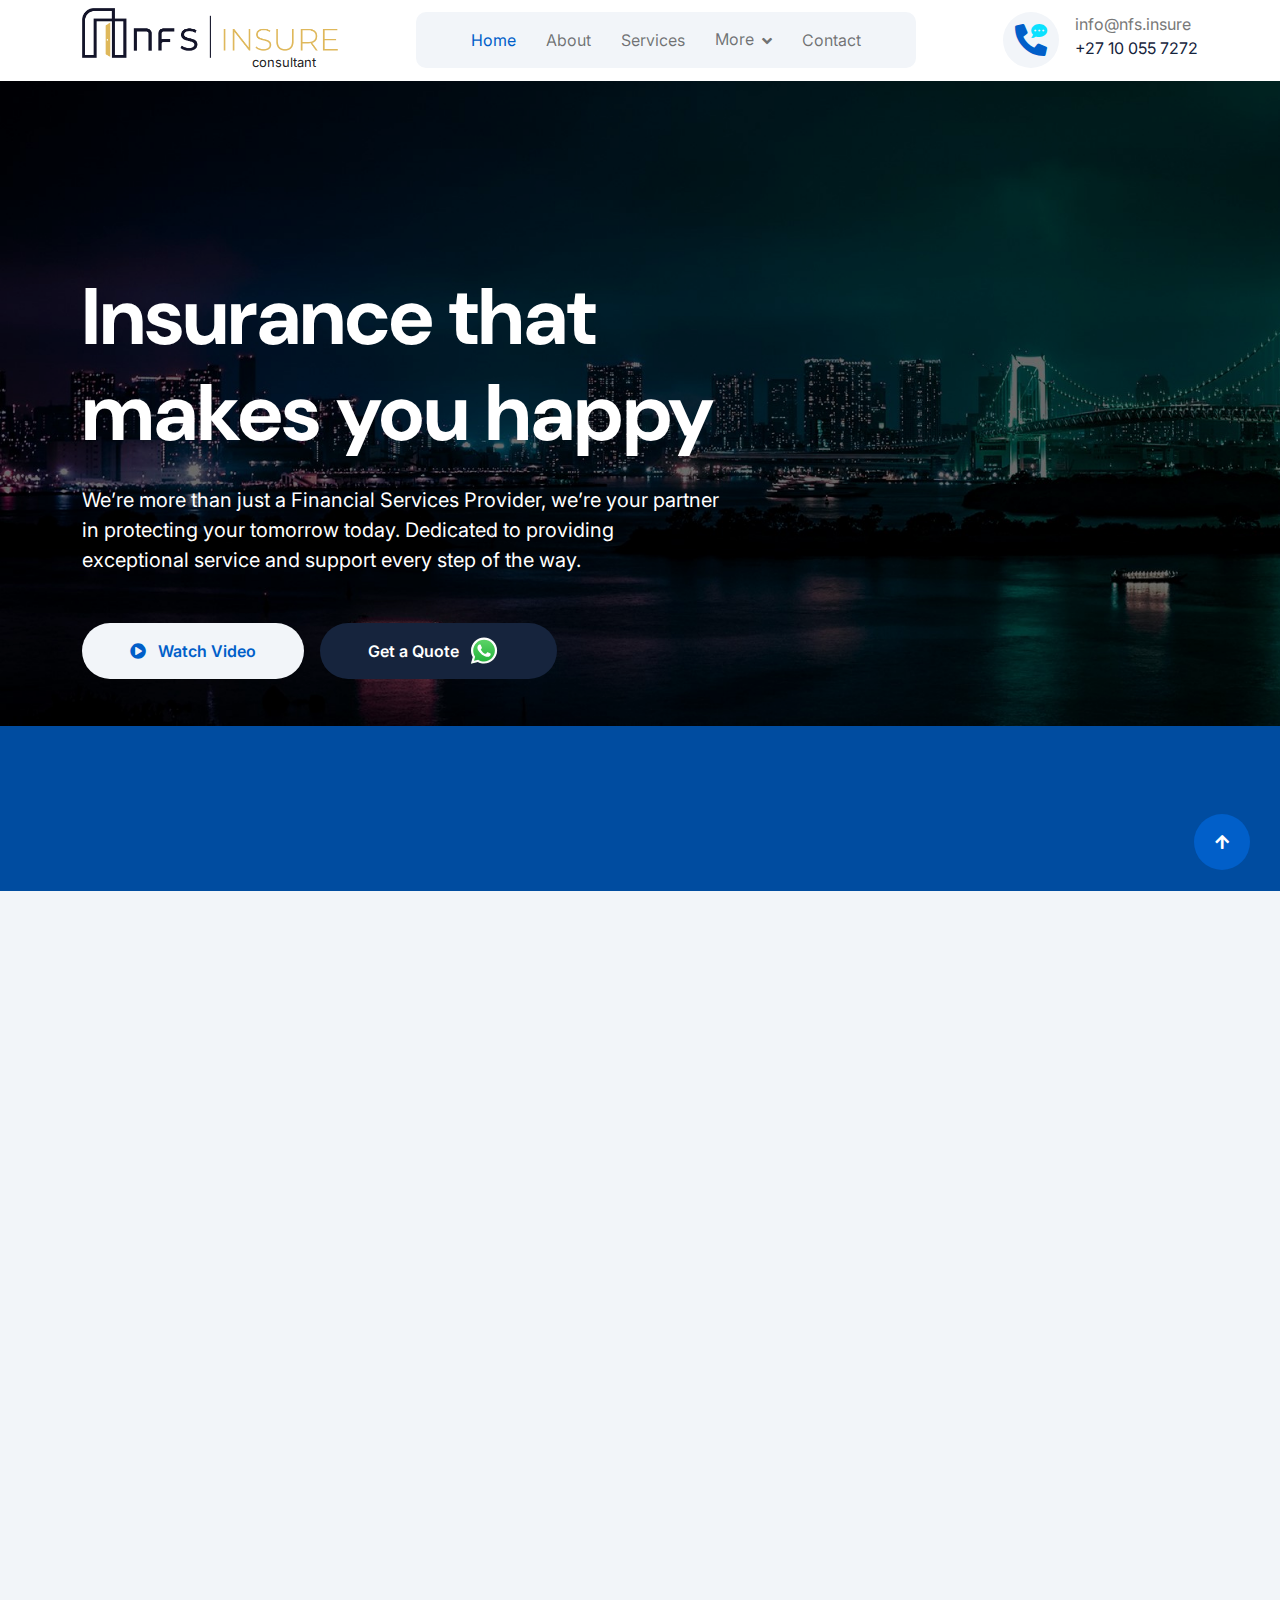
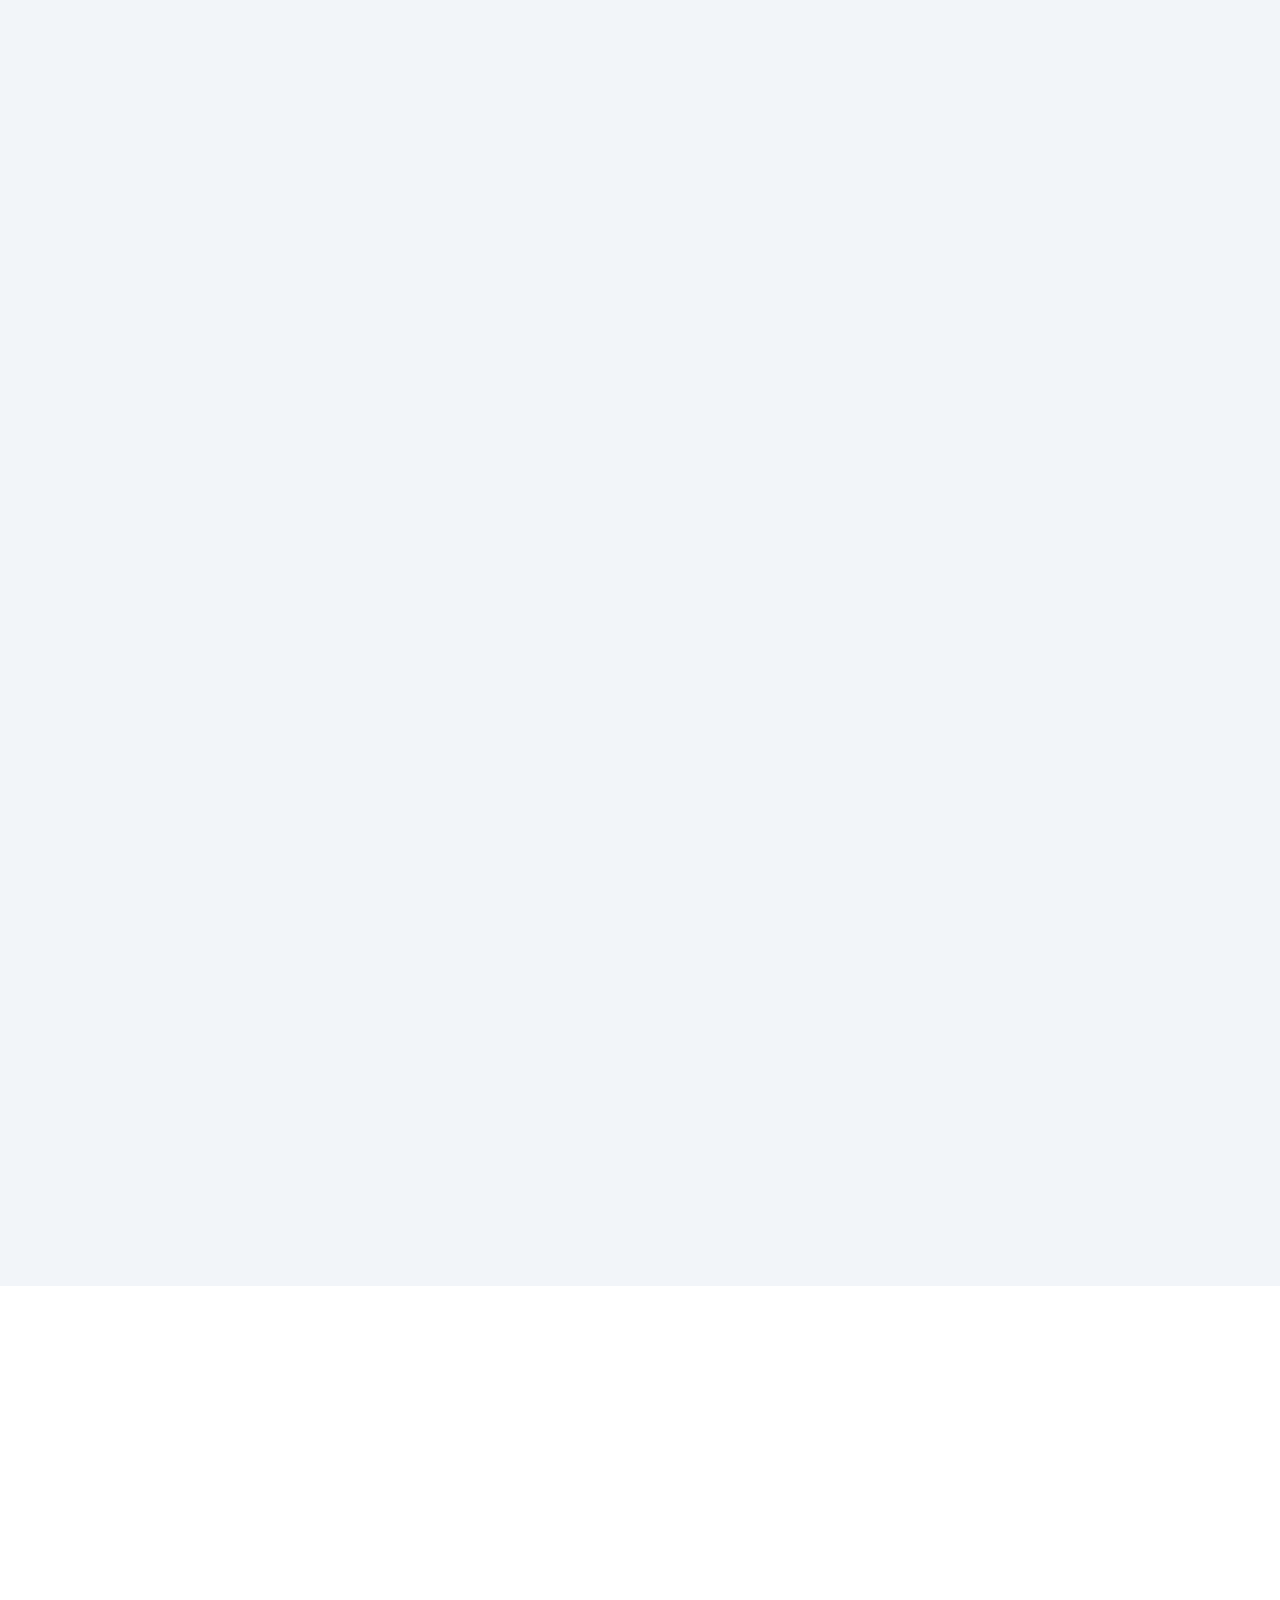
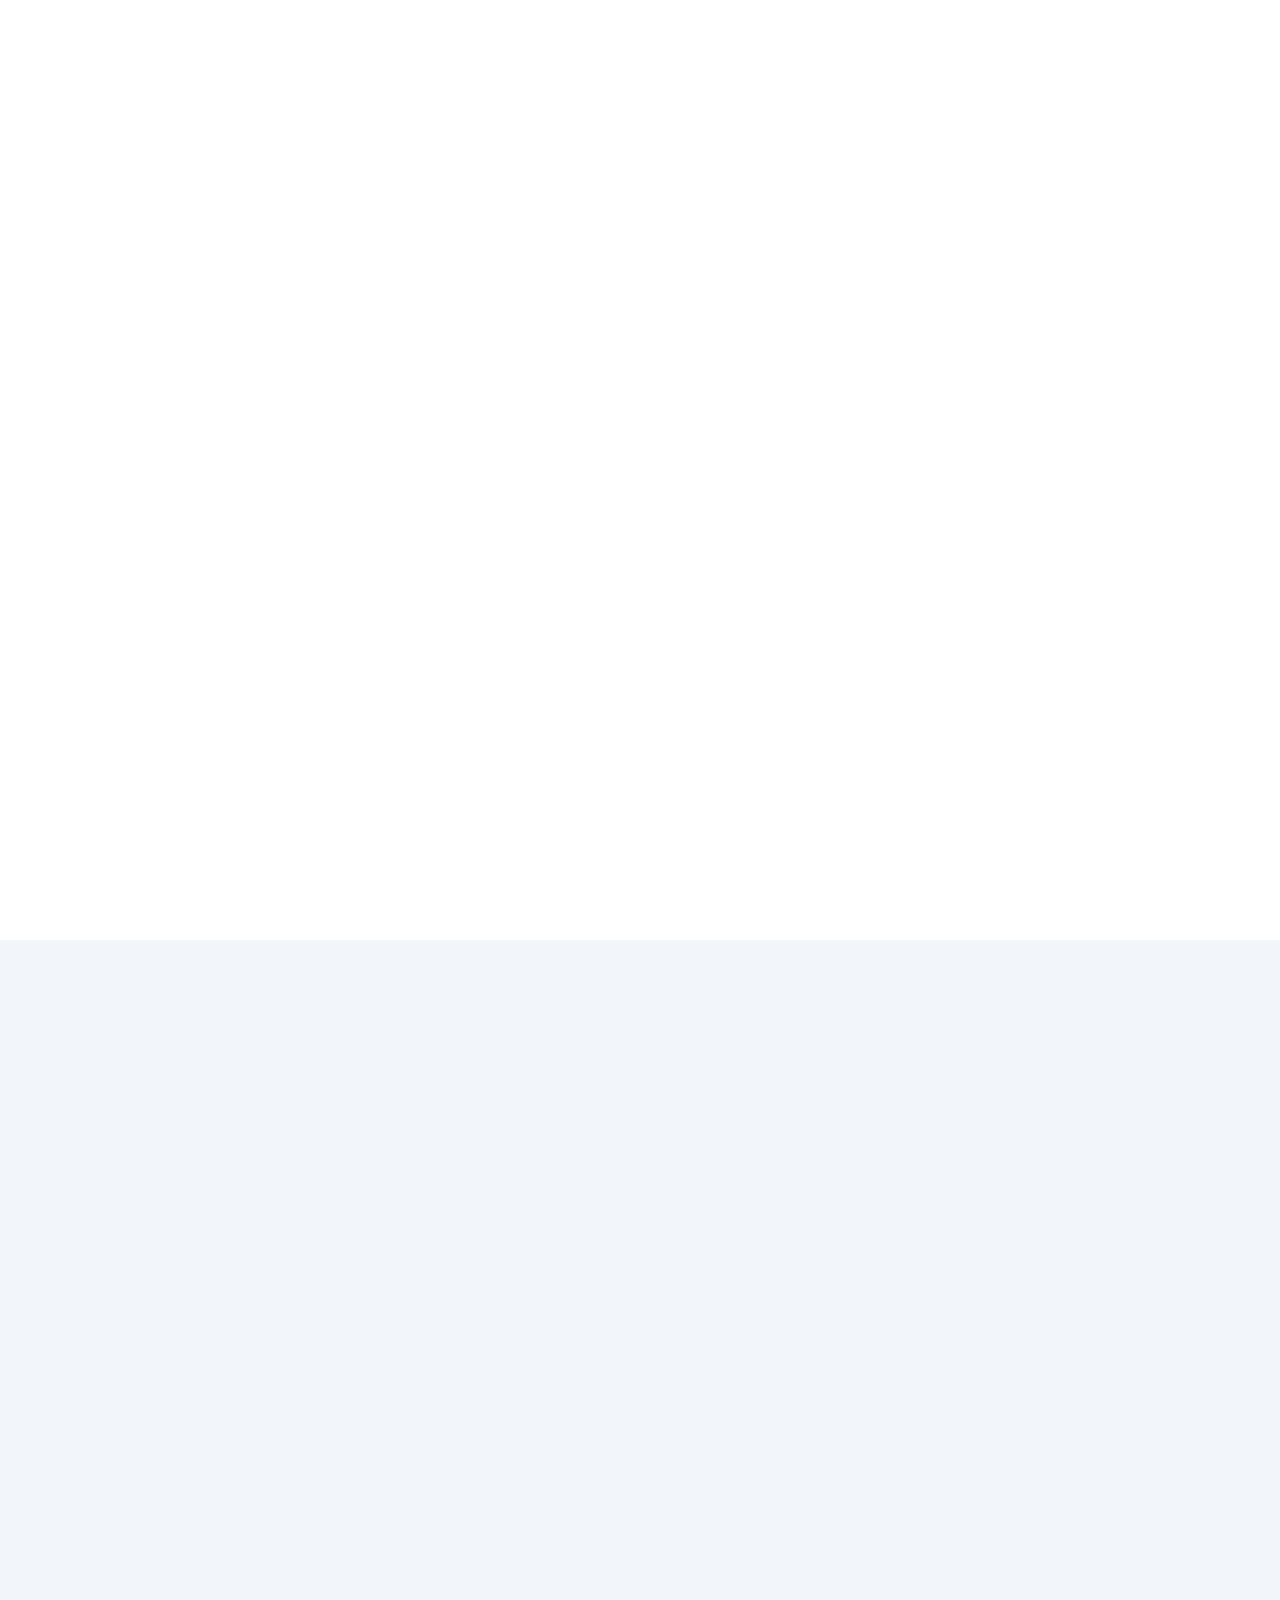
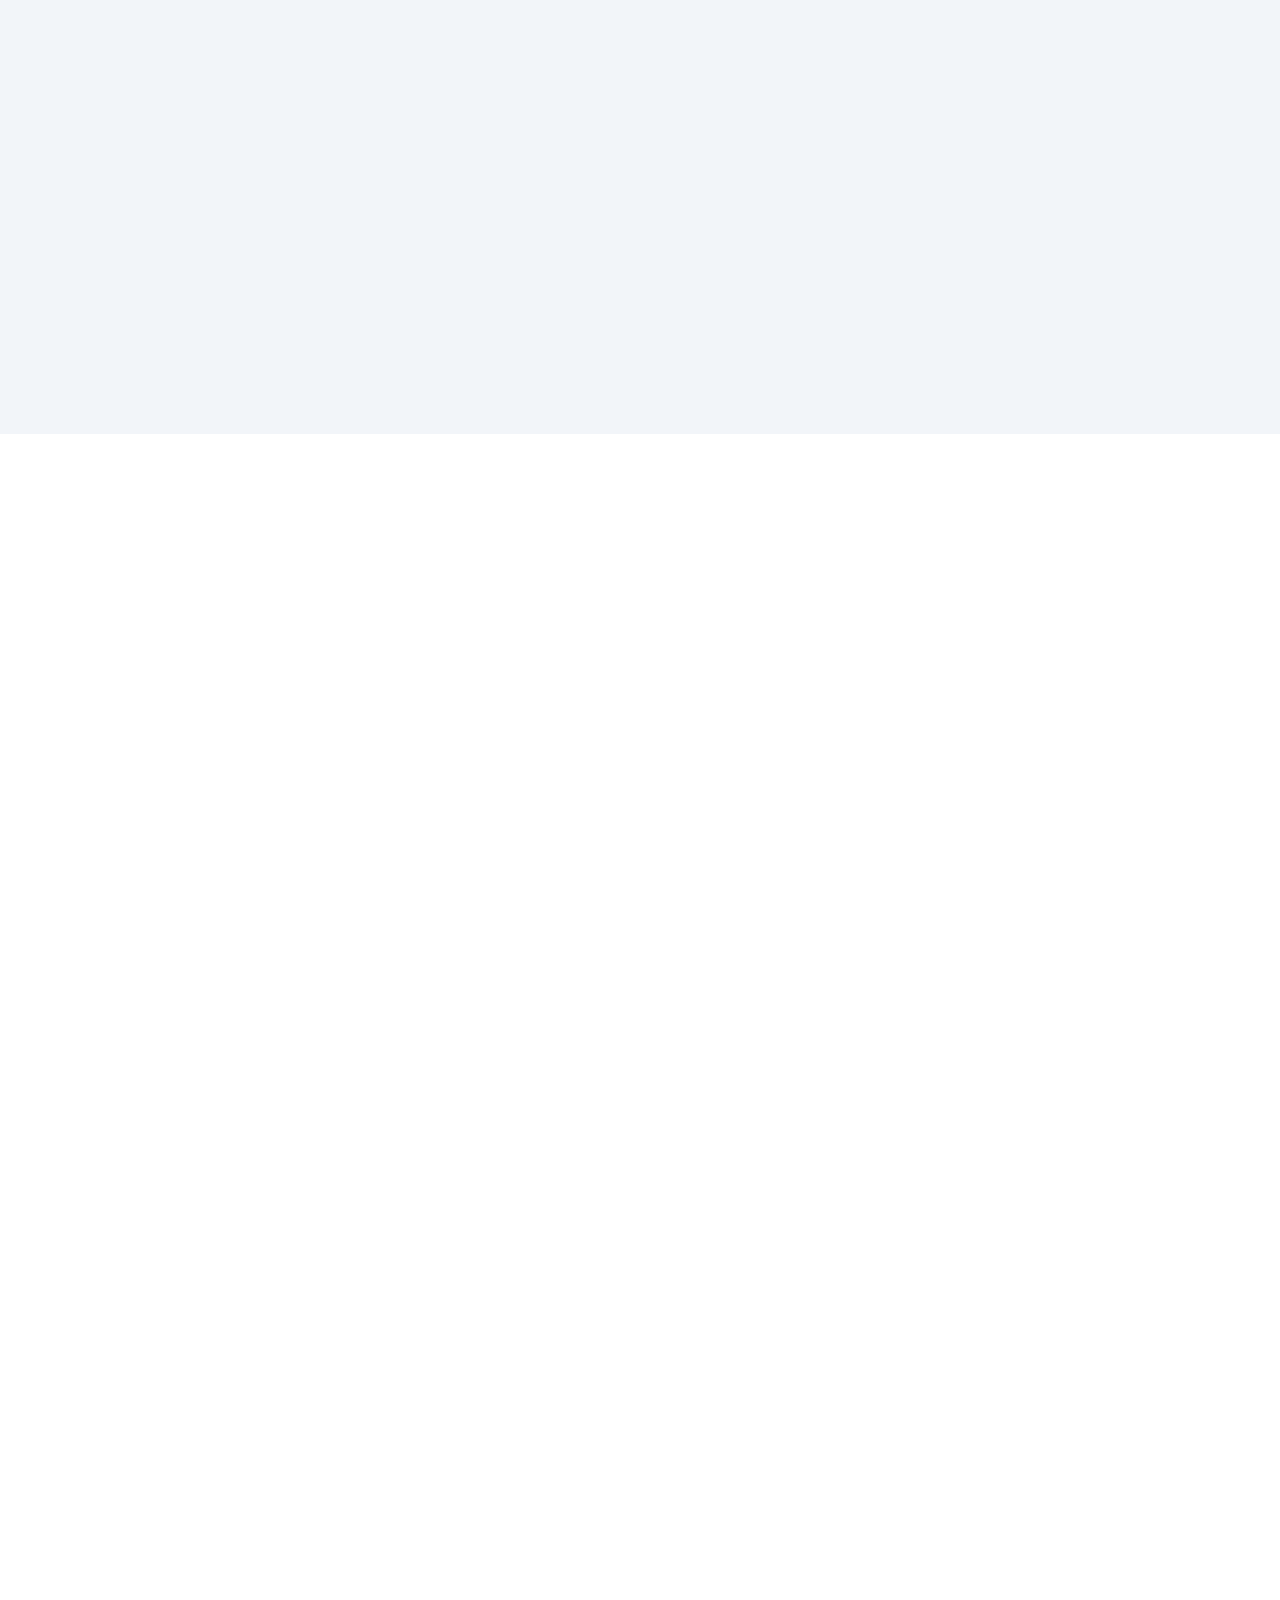
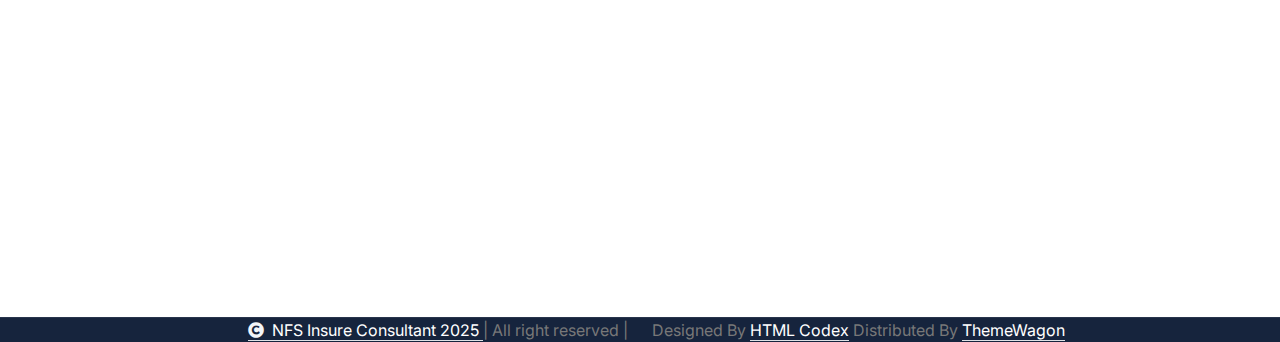
<file: index.html>
<!DOCTYPE html>
<html lang="en">

<head>
    <meta charset="utf-8">
    <title>NFS - Insurance</title>
    <meta content="width=device-width, initial-scale=1.0" name="viewport">
    <meta content="" name="keywords">
    <meta content="" name="description">

    <!-- Google Web Fonts -->
    <link rel="preconnect" href="https://fonts.googleapis.com">
    <link rel="preconnect" href="https://fonts.gstatic.com" crossorigin>
    <link
        href="https://fonts.googleapis.com/css2?family=DM+Sans:ital,opsz,wght@0,9..40,100..1000;1,9..40,100..1000&family=Inter:slnt,wght@-10..0,100..900&display=swap"
        rel="stylesheet">

    <!-- Icon Font Stylesheet -->
    <link rel="stylesheet" href="https://use.fontawesome.com/releases/v5.15.4/css/all.css" />
    <link href="https://cdn.jsdelivr.net/npm/bootstrap-icons@1.4.1/font/bootstrap-icons.css" rel="stylesheet">

    <!-- Libraries Stylesheet -->
    <link rel="stylesheet" href="lib/animate/animate.min.css" />
    <link href="lib/lightbox/css/lightbox.min.css" rel="stylesheet">
    <link href="lib/owlcarousel/assets/owl.carousel.min.css" rel="stylesheet">


    <!-- Customized Bootstrap Stylesheet -->
    <link href="css/bootstrap.min.css" rel="stylesheet">

    <!-- Template Stylesheet -->
    <link href="css/style.css" rel="stylesheet">
</head>

<body>

    <!-- Spinner Start -->
    <div id="spinner"
        class="show bg-white position-fixed translate-middle w-100 vh-100 top-50 start-50 d-flex align-items-center justify-content-center">
        <div class="spinner-border text-primary" style="width: 3rem; height: 3rem;" role="status">
            <span class="sr-only">Loading...</span>
        </div>
    </div>
    <!-- Spinner End -->

    <!-- Navbar & Hero Start -->
    <div class="container-fluid nav-bar px-0 px-lg-4 py-lg-0">
        <div class="container">
            <nav class="navbar navbar-expand-lg navbar-light">
                <a href="#" class="navbar-brand p-0">
                    <img src="img/NFS_Insure_Logo_Blue_Mustard_Combination@2x.png" alt="Logo">
                    <span style="
                        display: flex;
                        padding-left: 170px;
                        font-size: small;
                        margin-top: -5px;">consultant</span>
                </a>
                <button class="navbar-toggler" type="button" data-bs-toggle="collapse" data-bs-target="#navbarCollapse">
                    <span class="fa fa-bars"></span>
                </button>
                <div class="collapse navbar-collapse" id="navbarCollapse">
                    <div class="navbar-nav mx-0 mx-lg-auto">
                        <a href="index.html" class="nav-item nav-link active">Home</a>
                        <a href="about.html" class="nav-item nav-link">About</a>
                        <a href="service.html" class="nav-item nav-link">Services</a>
                        <!-- <a href="blog.html" class="nav-item nav-link">Blog</a> -->
                        <div class="nav-item dropdown">
                            <a href="#" class="nav-link" data-bs-toggle="dropdown">
                                <span class="dropdown-toggle">More</span>
                            </a>
                            <div class="dropdown-menu">
                                <a href="feature.html" class="dropdown-item">Our Features</a>
                                <a href="testimonial.html" class="dropdown-item">Testimonial</a>
                                <a href="FAQ.html" class="dropdown-item">FAQs</a>
                            </div>
                        </div>
                        <a href="contact.html" class="nav-item nav-link">Contact</a>
                    </div>
                </div>
                <div class="d-none d-xl-flex flex-shrink-0 ps-4">
                    <a href="#" class="btn btn-light btn-lg-square rounded-circle position-relative wow tada"
                        data-wow-delay=".9s">
                        <i class="fa fa-phone-alt fa-2x"></i>
                        <div class="position-absolute" style="top: 7px; right: 12px;">
                            <span><i class="fa fa-comment-dots text-secondary"></i></span>
                        </div>
                    </a>
                    <div class="d-flex flex-column ms-3">
                        <span>info@nfs.insure</span>
                        <a href="tel:+27 10 055 7272"><span class="text-dark">+27 10 055 7272</span></a>
                    </div>
                </div>
            </nav>
        </div>
    </div>
    <!-- Navbar & Hero End -->

    <!-- Modal Search Start -->
    <div class="modal fade" id="searchModal" tabindex="-1" aria-labelledby="exampleModalLabel" aria-hidden="true">
        <div class="modal-dialog modal-fullscreen">
            <div class="modal-content rounded-0">
                <div class="modal-header">
                    <h5 class="modal-title" id="exampleModalLabel">Search by keyword</h5>
                    <button type="button" class="btn-close" data-bs-dismiss="modal" aria-label="Close"></button>
                </div>
                <div class="modal-body d-flex align-items-center bg-primary">
                    <div class="input-group w-75 mx-auto d-flex">
                        <input type="search" class="form-control p-3" placeholder="keywords"
                            aria-describedby="search-icon-1">
                        <span id="search-icon-1" class="btn bg-light border nput-group-text p-3"><i
                                class="fa fa-search"></i></span>
                    </div>
                </div>
            </div>
        </div>
    </div>
    <!-- Modal Search End -->

    <!-- Carousel Start -->
    <div class="header-carousel owl-carousel">
        <div class="header-carousel-item bg-primary">
            <div class="carousel-caption">
                <div class="container">
                    <div class="row g-4 align-items-center">
                        <div class="col-lg-7 animated fadeInLeft">
                            <div class="text-sm-center text-md-start">
                                <h1 class="display-1 text-white mb-4">Insurance that makes you happy</h1>
                                <p class="mb-5 fs-5">We’re more than just a Financial Services Provider, we’re your partner in protecting your
                                    tomorrow today. Dedicated to providing exceptional service and support every step of the way.
                                </p>
                                <div class="d-flex justify-content-center justify-content-md-start flex-shrink-0 mb-4">
                                    <a class="btn btn-light rounded-pill py-3 px-4 px-md-5 me-2" href="#"><i
                                            class="fas fa-play-circle me-2"></i> Watch Video</a>
                                    <a class="btn btn-dark rounded-pill px-4 px-md-5 ms-2" onclick="openWA()">
                                        <span class="d-flex align-items-center">
                                            Get a Quote
                                            <img src="img/WhatsApp-Logo.svg" alt="WhatsApp"
                                                style="height: 44px; width: 50px;">
                                        </span>
                                    </a>
                                </div>
                            </div>
                        </div>
                    </div>
                </div>
            </div>
        </div>
    </div>
    <!-- Carousel End -->

    <!-- Feature Start -->
    <div class="container-fluid feature bg-light py-5">
        <div class="container py-5">
            <div class="text-center mx-auto pb-5 wow fadeInUp" data-wow-delay="0.02s" style="max-width: 800px;">
                <h4 class="text-primary">Our Features</h4>
                <h1 class="display-4 mb-4">Building a Brighter Tomorrow with NFS Insure Consultant</h1>
                <p class="mb-0">At NFS Insure Consultant, we believe that insurance is more than just a policy - it's a promise of
                    protection and security for a better future. Our mission is to provide you with peace of mind,
                    knowing that you're covered in times of uncertainty.</p>
                <br>
                <p class="mb-0"></p>We're dedicated to being there for you when it matters most, offering personalized
                support and expert guidance to help you navigate life's challenges. Whether you're looking to safeguard
                your loved ones, protect your assets, or simply ensure a secure tomorrow, we're here to assist you every
                step of the way.</p>
                <br>
                <p class="mb-0"></p>Trust NFS Insure Consultant to help you build a brighter future. Get in touch with us today to
                discover how our insurance solutions can provide you with the protection and reassurance you deserve.
                </p>
            </div>
            <div class="row g-4">
                <div class="col-md-6 col-lg-6 col-xl-4 wow fadeInUp" data-wow-delay="0.04s">
                    <div class="feature-item p-4 pt-0">
                        <div class="feature-icon p-4 mb-4">
                            <i class="fa fa-dollar-sign fa-3x"></i>
                        </div>
                        <h4 class="mb-4">Start Your Financial Freedom Today.</h4>
                        <p class="mb-4">Ready to take control of your finances and secure your future? At NFS Insure Consultant,
                            we're dedicated to helping you achieve financial freedom.
                        </p>
                    </div>
                </div>
                <div class="col-md-6 col-lg-6 col-xl-4 wow fadeInUp" data-wow-delay="0.06s">
                    <div class="feature-item p-4 pt-0">
                        <div class="feature-icon p-4 mb-4">
                            <i class="fa fa-bullseye fa-3x"></i>
                        </div>
                        <h4 class="mb-4">Join The Team</h4>
                        <p class="mb-4">Join our dynamic team at NFS
                            Insure! If you&#39;re passionate about
                            insurance and dedicated to
                            delivering exceptional customer
                            service, we want to hear from you.
                        </p>
                    </div>
                </div>
                <div class="col-md-6 col-lg-6 col-xl-4 wow fadeInUp" data-wow-delay="0.08s">
                    <div class="feature-item p-4 pt-0">
                        <div class="feature-icon p-4 mb-4">
                            <i class="fa fa-headphones fa-3x"></i>
                        </div>
                        <h4 class="mb-4">24/7 Online Support at NFS Insure Consultant.</h4>
                        <p class="mb-4">At NFS Insure Consultant, we're committed to providing you with exceptional support whenever you need it.</p>
                        <span id="read-more" style="display: none;">
                            <p>Our 24/7 online support portal allows you to:</p>
                            <ul>
                                <p class="text-dark"><i class="fa fa-check text-primary me-3"></i>Submit claims and track their status</p>
                                <p class="text-dark"><i class="fa fa-check text-primary me-3"></i>Access your policy documents and details.</p>
                                <p class="text-dark"><i class="fa fa-check text-primary me-3"></i>Get answers to frequently asked questions.</p>
                            </ul>
                        </span>
                        <a class="btn btn-primary rounded-pill py-2 px-4" onclick="toggleReadMore(this)">Learn More</a>
                    </div>
                </div>
            </div>
        </div>
    </div>
    <!-- Feature End -->

    <!-- About Start -->
    <div class="container-fluid bg-light about pb-5">
        <div class="container pb-5">
            <div class="row g-5">
                <div class="col-xl-6 wow fadeInLeft" data-wow-delay="0.02s">
                    <div class="about-item-content bg-white rounded p-5 h-100">
                        <h4 class="text-primary">About Our Company</h4>
                        <h1 class="display-4 mb-4">High Range of Exploring Protection</h1>
                        <p>NFS Insure Consultant (Pty) Ltd is a licensed
                            Financial Services Provider (FSP
                            No. 53910) registered with the
                            Financial Sector Conduct Authority
                            (FSCA) and The Council for
                            Medical Schemes (Accreditation
                            No. ORG53309). Our mission is to
                            deliver comprehensive insurance
                            solutions that meet the evolving
                            needs of our clients, integrating
                            various products and solutions,
                            while upholding the highest
                            standards of integrity,
                            transparency, and customer
                            service.
                        </p>
                        <p>Through strategic partnerships,
                            innovative technology, and a
                            commitment to regulatory
                            compliance, we aim to establish
                            ourselves as a trusted advisor in
                            the South African insurance
                            market, driving sustainable growth
                            and value creation for all
                            stakeholders.
                        </p>
                        <p class="text-dark"><i class="fa fa-check text-primary me-3"></i>We can save you money.</p>
                        <p class="text-dark"><i class="fa fa-check text-primary me-3"></i>Wide range of options</p>
                    </div>
                </div>
                <div class="col-xl-6 wow fadeInRight" data-wow-delay="0.02s">
                    <div class="bg-white rounded p-5 h-100">
                        <div class="row g-4 justify-content-center">
                            <div class="col-12">
                                <div class="rounded bg-light">
                                    <img src="img/about-1.png" class="img-fluid rounded w-100" alt="">
                                </div>
                            </div>
                            <div class="col-sm-6">
                                <div class="counter-item bg-light rounded p-3 h-100">
                                    <h4 class="mb-0 text-dark">Life Insurance</h4>
                                </div>
                            </div>
                            <div class="col-sm-6">
                                <div class="counter-item bg-light rounded p-3 h-100">
                                    <h4 class="mb-0 text-dark">Health Insurance</h4>
                                </div>
                            </div>
                            <div class="col-sm-6">
                                <div class="counter-item bg-light rounded p-3 h-100">
                                    <h4 class="mb-0 text-dark">Car Insurance</h4>
                                </div>
                            </div>
                            <div class="col-sm-6">
                                <div class="counter-item bg-light rounded p-3 h-100">
                                    <h4 class="mb-0 text-dark">Home Insurance</h4>
                                </div>
                            </div>
                        </div>
                    </div>
                </div>
            </div>
        </div>
    </div>
    <!-- About End -->

    <!-- Service Start -->
    <div class="container-fluid service py-5">
        <div class="container py-5">
            <div class="text-center mx-auto pb-5 wow fadeInUp" data-wow-delay="0.02s" style="max-width: 800px;">
                <h4 class="text-primary">Our Services</h4>
                <h1 class="display-4 mb-4">Empowering Your Financial Freedom</h1>
                <p class="mb-0">At NFS Insure Consultant, we believe that
                    everyone deserves to achieve their
                    aspirations and secure their future.
                    That&#39;s why we&#39;re dedicated to
                    providing innovative insurance
                    solutions that protect your
                    tomorrow, today.
                </p><br>
                <p class="mb-0">As a licensed financial services
                    provider (FSP: 53910) and
                    registered credit provider
                    (NCRCP12678), you can trust that
                    our expertise and guidance will
                    help you make informed decisions
                    about your financial well-being.
                </p><br>
                <p class="mb-0">We're proud to be a B-BBEE Level 1 Contributor, demonstrating our commitment to economic
                    empowerment and social responsibility.
                </p>
            </div>
            <div class="row g-4 justify-content-center">
                <div class="col-md-6 col-lg-6 col-xl-2 wow fadeInUp" data-wow-delay="0.02s">
                    <div class="service-item">
                        <div class="service-img">
                            <img src="img/blog-3.png" class="img-fluid rounded-top w-100" alt="">
                            <div class="service-icon p-3">
                                <i class="fa fa-users fa-2x"></i>
                            </div>
                        </div>
                        <div class="service-content p-4">
                            <div class="service-content-inner">
                                <a href="#" class="d-inline-block h4 mb-4">Risk Cover</a>
                                <p class="text-dark"><i class="fa fa-check text-primary me-3"></i>Life Cover</p>
                                <p class="text-dark"><i class="fa fa-check text-primary me-3"></i>Critical Illness Cover
                                </p>
                                <p class="text-dark"><i class="fa fa-check text-primary me-3"></i>Disability Insurance</p>
                                <p class="text-dark"><i class="fa fa-check text-primary me-3"></i>Income Protection</p>
                                <p class="text-dark"><i class="fa fa-check text-primary me-3"></i>Funeral Cover</p>
                            </div>
                        </div>
                    </div>
                </div>
                <div class="col-md-6 col-lg-6 col-xl-2 wow fadeInUp" data-wow-delay="0.04s">
                    <div class="service-item">
                        <div class="service-img">
                            <img src="img/blog-4.png" class="img-fluid rounded-top w-100" alt="">
                            <div class="service-icon p-3">
                                <i class="fa fa-hospital fa-2x"></i>
                            </div>
                        </div>
                        <div class="service-content p-4">
                            <div class="service-content-inner">
                                <a href="#" class="d-inline-block h4 mb-4">Medical Aid</a>
                                <p class="text-dark"><i class="fa fa-check text-primary me-3"></i>Various plan options of Individuals and Corporates
                                </p>
                            </div>
                        </div>
                    </div>
                </div>
                <div class="col-md-6 col-lg-6 col-xl-2 wow fadeInUp" data-wow-delay="0.06s">
                    <div class="service-item">
                        <div class="service-img">
                            <img src="img/blog-2.png" class="img-fluid rounded-top w-100" alt="">
                            <div class="service-icon p-3">
                                <i class="fa fa-car fa-2x"></i>
                            </div>
                        </div>
                        <div class="service-content p-4">
                            <div class="service-content-inner">
                                <a href="#" class="d-inline-block h4 mb-4">Short-Term Insurance</a>
                                <p class="text-dark"><i class="fa fa-check text-primary me-3"></i>Motor &amp; Household Insurance</p>
                                <p class="text-dark"><i class="fa fa-check text-primary me-3"></i>Commercial Insurance</p>
                                <p class="text-dark"><i class="fa fa-check text-primary me-3"></i>Health and Accident Cover for Individuals and Corporates</p>
                            </div>
                        </div>
                    </div>
                </div>
                <div class="col-md-6 col-lg-6 col-xl-2 wow fadeInUp" data-wow-delay="0.08s">
                    <div class="service-item">
                        <div class="service-img">
                            <img src="img/blog-3.png" class="img-fluid rounded-top w-100" alt="">
                            <div class="service-icon p-3">
                                <i class="fa fa-home fa-2x"></i>
                            </div>
                        </div>
                        <div class="service-content p-4">
                            <div class="service-content-inner">
                                <a href="#" class="d-inline-block h4 mb-4">Savings and Investments</a>
                                <p class="text-dark"><i class="fa fa-check text-primary me-3"></i>Savings and Investments
                                </p>
                            </div>
                        </div>
                    </div>
                </div>
                <div class="col-md-6 col-lg-6 col-xl-2 wow fadeInUp" data-wow-delay="0.08s">
                    <div class="service-item">
                        <div class="service-img">
                            <img src="img/blog-3.png" class="img-fluid rounded-top w-100" alt="">
                            <div class="service-icon p-3">
                                <i class="fa fa-home fa-2x"></i>
                            </div>
                        </div>
                        <div class="service-content p-4">
                            <div class="service-content-inner">
                                <a href="#" class="d-inline-block h4 mb-4">Pension and Annuities</a>
                                <p class="text-dark"><i class="fa fa-check text-primary me-3"></i>Retirement Planning
                                </p>
                            </div>
                        </div>
                    </div>
                </div>
            </div>
        </div>
    </div>
    <!-- Service End -->

    <!-- FAQs Start -->
    <div class="container-fluid faq-section bg-light py-5">
        <div class="container py-5">
            <div class="row g-5 align-items-center">
                <div class="col-xl-6 wow fadeInLeft" data-wow-delay="0.02s">
                    <div class="h-100">
                        <div class="mb-5">
                            <h4 class="text-primary">Some Important FAQ's</h4>
                            <h1 class="display-4 mb-0">Common Frequently Asked Questions</h1>
                        </div>
                        <div class="accordion" id="accordionExample">
                            <div class="accordion-item">
                                <h2 class="accordion-header" id="headingOne">
                                    <button class="accordion-button border-0" type="button" data-bs-toggle="collapse"
                                        data-bs-target="#collapseOne" aria-expanded="true" aria-controls="collapseOne">
                                        Q: What does NFS Insure Consultant do?
                                    </button>
                                </h2>
                                <div id="collapseOne" class="accordion-collapse collapse show active"
                                    aria-labelledby="headingOne" data-bs-parent="#accordionExample">
                                    <div class="accordion-body rounded">
                                        A: NFS Insure Consultant is a licensed financial services provider specializing in insurance solutions, including life insurance, medical insurance, and personal lines.
                                    </div>
                                </div>
                            </div>
                            <div class="accordion-item">
                                <h2 class="accordion-header" id="headingTwo">
                                    <button class="accordion-button collapsed" type="button" data-bs-toggle="collapse"
                                        data-bs-target="#collapseTwo" aria-expanded="false" aria-controls="collapseTwo">
                                        Q: Is NFS Insure Consultant a licensed insurance provider?
                                    </button>
                                </h2>
                                <div id="collapseTwo" class="accordion-collapse collapse" aria-labelledby="headingTwo"
                                    data-bs-parent="#accordionExample">
                                    <div class="accordion-body">
                                        A: NFS is not an insurance provider, it provides financial services on behalf of insurers/medical schemes
                                    </div>
                                </div>
                            </div>
                            <div class="accordion-item">
                                <h2 class="accordion-header" id="headingThree">
                                    <button class="accordion-button collapsed" type="button" data-bs-toggle="collapse"
                                        data-bs-target="#collapseThree" aria-expanded="false"
                                        aria-controls="collapseThree">
                                        Q: What types of insurance does NFS Insure Consultant offer?
                                    </button>
                                </h2>
                                <div id="collapseThree" class="accordion-collapse collapse"
                                    aria-labelledby="headingThree" data-bs-parent="#accordionExample">
                                    <div class="accordion-body">
                                        A: we have agreements with various insurers and medical schemes, we find the best solution for our clients
                                    </div>
                                </div>
                            </div>
                            <div class="accordion-item">
                                <h2 class="accordion-header" id="heading4">
                                    <button class="accordion-button collapsed" type="button" data-bs-toggle="collapse"
                                        data-bs-target="#collapse4" aria-expanded="false"
                                        aria-controls="collapse4">
                                        Q: How do I get a quote from NFS Insure Consultant?
                                    </button>
                                </h2>
                                <div id="collapse4" class="accordion-collapse collapse"
                                    aria-labelledby="heading4" data-bs-parent="#accordionExample">
                                    <div class="accordion-body">
                                        A: You can request a quote by contacting us through our website, emailing us directly, or calling our office. Reminder that a privacy notice form should be completed along with FNA and ROA.
                                    </div>
                                </div>
                            </div>
                            <div class="accordion-item">
                                <h2 class="accordion-header" id="heading5">
                                    <button class="accordion-button collapsed" type="button" data-bs-toggle="collapse"
                                        data-bs-target="#collapse5" aria-expanded="false"
                                        aria-controls="collapse5">
                                        Q: Can I purchase insurance policies online?
                                    </button>
                                </h2>
                                <div id="collapse5" class="accordion-collapse collapse"
                                    aria-labelledby="heading5" data-bs-parent="#accordionExample">
                                    <div class="accordion-body">
                                        A: NFS not an insurance company, NFS acts as the advisor contracted with various insurers/medical schemes
                                    </div>
                                </div>
                            </div>
                            <div class="accordion-item">
                                <h2 class="accordion-header" id="heading6">
                                    <button class="accordion-button collapsed" type="button" data-bs-toggle="collapse"
                                        data-bs-target="#collapse6" aria-expanded="false"
                                        aria-controls="collapse6">
                                        Q: How do I file a claim with NFS Insure Consultant?
                                    </button>
                                </h2>
                                <div id="collapse6" class="accordion-collapse collapse"
                                    aria-labelledby="heading6" data-bs-parent="#accordionExample">
                                    <div class="accordion-body">
                                        A: To file a claim, please contact our office directly, and our claims team will guide you through the process.
                                    </div>
                                </div>
                            </div>
                            <div class="accordion-item">
                                <h2 class="accordion-header" id="heading7">
                                    <button class="accordion-button collapsed" type="button" data-bs-toggle="collapse"
                                        data-bs-target="#collapse7" aria-expanded="false"
                                        aria-controls="collapse7">
                                        Q: What is the process for canceling or changing my insurance policy?
                                    </button>
                                </h2>
                                <div id="collapse7" class="accordion-collapse collapse"
                                    aria-labelledby="heading7" data-bs-parent="#accordionExample">
                                    <div class="accordion-body">
                                        A: Please contact our office, and our team will assist you with canceling or making changes to your insurance policy.
                                    </div>
                                </div>
                            </div>
                            <div class="accordion-item">
                                <h2 class="accordion-header" id="heading8">
                                    <button class="accordion-button collapsed" type="button" data-bs-toggle="collapse"
                                        data-bs-target="#collapse8" aria-expanded="false"
                                        aria-controls="collapse8">
                                        Q: Does NFS Insure Consultant offer any discounts or promotions?
                                    </button>
                                </h2>
                                <div id="collapse8" class="accordion-collapse collapse"
                                    aria-labelledby="heading8" data-bs-parent="#accordionExample">
                                    <div class="accordion-body">
                                        A: How does this work? Insurers don’t normally offer discounts. When all products fall under one umbrella, then maybe there can be savings.
                                    </div>
                                </div>
                            </div>
                            <div class="accordion-item">
                                <h2 class="accordion-header" id="heading9">
                                    <button class="accordion-button collapsed" type="button" data-bs-toggle="collapse"
                                        data-bs-target="#collapse9" aria-expanded="false"
                                        aria-controls="collapse9">
                                        Q: How do I access my insurance policy documents?
                                    </button>
                                </h2>
                                <div id="collapse9" class="accordion-collapse collapse"
                                    aria-labelledby="heading9" data-bs-parent="#accordionExample">
                                    <div class="accordion-body">
                                        A: Your policy documents will be emailed to you upon policy issuance. If you need to access your documents again, please contact our office.
                                    </div>
                                </div>
                            </div>
                        </div>
                    </div>
                </div>
                <div class="col-xl-6 wow fadeInRight" data-wow-delay="0.04s">
                    <img src="img/carousel-2.png" class="img-fluid w-100" alt="">
                </div>
            </div>
        </div>
    </div>
    <!-- FAQs End -->

    <!-- Blog Start -->
    <!-- <div class="container-fluid blog py-5">
        <div class="container py-5">
            <div class="text-center mx-auto pb-5 wow fadeInUp" data-wow-delay="0.02s" style="max-width: 800px;">
                <h4 class="text-primary">From Blog</h4>
                <h1 class="display-4 mb-4">News And Updates</h1>
                <p class="mb-0">Welcome to the NFS Insure Consultant blog, your premier destination for staying ahead of the curve
                    in the ever-evolving insurance landscape! Here, we're passionate about empowering you with the
                    knowledge and insights you need to make informed decisions about your insurance coverage.
                    From breaking down complex regulatory updates to sharing expert tips on optimizing insurance
                    processes, our comprehensive guides and in-depth articles cover it all. Whether you're an insurance
                    professional, a business owner, or simply looking to protect your personal assets, our blog is
                    dedicated to providing you with the expertise and analysis you need to stay informed and confident.
                    So, join us on this journey into the world of insurance, and discover how NFS Insure Consultant can help you
                    navigate the complexities of risk management and protection. Stay informed, stay empowered!
                </p>
            </div>
            <div class="row g-4 justify-content-center">
                <div class="col-lg-6 col-xl-4 wow fadeInUp" data-wow-delay="0.02s">
                    <div class="blog-item">
                        <div class="blog-img">
                            <img src="img/blog-1.png" class="img-fluid rounded-top w-100" alt="">
                            <div class="blog-categiry py-2 px-4">
                                <span>Business</span>
                            </div>
                        </div>
                        <div class="blog-content p-4">
                            <div class="blog-comment d-flex justify-content-between mb-3">
                                <div class="small"><span class="fa fa-user text-primary"></span> Asanda G</div>
                                <div class="small"><span class="fa fa-calendar text-primary"></span> 16 April 2024</div>
                            </div>
                            <a href="#" class="h4 d-inline-block mb-3">What Do These Updates Mean for You?</a>
                            <p class="mb-3">As a client of NFS Insure Consultant, you can rest assured that we are committed to
                                complying with all regulatory requirements. However, it's essential to understand how
                                these updates may impact your financial decisions and insurance policies.
                            <p class="text-dark"><i class="fa fa-check text-primary me-3"></i>Data Protection: The POPI
                                Act emphasizes the importance of data protection. Ensure that you understand how your
                                personal information is being processed and protected.</p>
                            <p class="text-dark"><i class="fa fa-check text-primary me-3"></i>Financial Advice: The FAIS
                                Amendment Act introduces stricter requirements for financial advisors. When seeking
                                financial advice, ensure that your advisor is compliant with the new regulations.</p>
                            <p class="text-dark"><i class="fa fa-check text-primary me-3"></i>Conduct Standard: The
                                FSCA's Conduct Standard emphasizes the importance of fair treatment and transparency.
                                Expect your financial institution to prioritize your needs and provide clear and honest
                                communication.</p>
                            </p>
                        </div>
                    </div>
                </div>
                <div class="col-lg-6 col-xl-4 wow fadeInUp" data-wow-delay="0.04s">
                    <div class="blog-item">
                        <div class="blog-img">
                            <img src="img/blog-2.png" class="img-fluid rounded-top w-100" alt="">
                            <div class="blog-categiry py-2 px-4">
                                <span>Business</span>
                            </div>
                        </div>
                        <div class="blog-content p-4">
                            <div class="blog-comment d-flex justify-content-between mb-3">
                                <div class="small"><span class="fa fa-user text-primary"></span> NFS Insure Consultant Management
                                </div>
                                <div class="small"><span class="fa fa-calendar text-primary"></span> 06 Jan 2025</div>
                            </div>
                            <a href="#" class="h4 d-inline-block mb-3">Empowering Businesses, Enriching Communities: NFS
                                Insure's Impact on Joy Nannies</a>
                            <p class="mb-3">At NFS Insure Consultant, we're passionate about empowering businesses to succeed. Our
                                mission goes beyond providing insurance solutions - we're dedicated to making a positive
                                impact on the communities we serve.
                                We're thrilled to share a remarkable success story of how NFS Insure Consultant has helped Joy
                                Nannies Replace Agencies achieve their goals. Through our comprehensive financial
                                advisory services and business mentorship programs, we've enabled Joy Nannies to
                                overcome challenges and establish a thriving business.
                            <p class="text-dark"><i class="fa fa-check text-primary me-3"></i>From Concept to Reality:
                                Joy Nannies Replace Agencies approached NFS Insure Consultant seeking guidance on navigating the
                                complexities of starting a new business. Our team of experts provided tailored financial
                                advice, helping them develop a robust business plan, secure funding, and establish a
                                solid operational foundation.</p>
                            <span id="read-more" style="display: none;">
                                <p class="text-dark"><i class="fa fa-check text-primary me-3"></i>Empowering Job Creation:
                                    Today, Joy Nannies Replace Agencies is not only up and running but also creating
                                    employment opportunities for others. Their success is a testament to the power of
                                    collaboration, mentorship, and innovative thinking.</p>
                                <p class="text-dark"><i class="fa fa-check text-primary me-3"></i>Protecting Your Tomorrow,
                                    Today:
                                    At NFS Insure Consultant, we're proud to have played a role in Joy Nannies' journey. Our commitment
                                    to empowering businesses and enriching communities is reflected in our motto:
                                    #ProtectingYourTomorrowToday.
                                    We look forward to continuing our support for Joy Nannies Replace Agencies and other
                                    entrepreneurial ventures, helping them build a brighter, more secure future.</p>
                                </p>
                            </span>
                            <a class="btn btn-primary rounded-pill py-2 px-4 text-white" onclick="toggleReadMore(this)">Learn More</a>
                        </div>
                    </div>
                </div>
                <div class="col-lg-6 col-xl-4 wow fadeInUp" data-wow-delay="0.06s">
                    <div class="blog-item">
                        <div class="blog-img">
                            <img src="img/blog-3.png" class="img-fluid rounded-top w-100" alt="">
                            <div class="blog-categiry py-2 px-4">
                                <span>Business</span>
                            </div>
                        </div>
                        <div class="blog-content p-4">
                            <div class="blog-comment d-flex justify-content-between mb-3">
                                <div class="small"><span class="fa fa-user text-primary"></span> NFS Insure Consultant Stakeholders </div>
                                <div class="small"><span class="fa fa-calendar text-primary"></span> 05 Dec 2024</div>
                            </div>
                            <a href="#" class="h4 d-inline-block mb-3">Personalized Insurance</a>
                            <p class="mb-3">At NFS Insure Consultant, we specialize in crafting personalized insurance solutions to safeguard your future. Our areas of expertise include:</p>
                            <p class="text-dark"><i class="fa fa-check text-primary me-3"></i>Tailored Group Schemes: Customized insurance plans for businesses and organizations</p>
                            <p class="text-dark"><i class="fa fa-check text-primary me-3"></i>Medical Insurance: Comprehensive medical coverage for individuals and families
                            </p>
                            <p class="text-dark"><i class="fa fa-check text-primary me-3"></i>Personal Lines: Insurance solutions for personal assets, such as homes, vehicles, and more</p>
                            </p>
                        </div>
                    </div>
                </div>
            </div>
        </div>
    </div> -->
    <!-- Blog End -->

    <!-- Team Start
        <div class="container-fluid team pb-5">
            <div class="container pb-5">
                <div class="text-center mx-auto pb-5 wow fadeInUp" data-wow-delay="0.02s" style="max-width: 800px;">
                    <h4 class="text-primary">Our Team</h4>
                    <h1 class="display-4 mb-4">Meet Our Expert Team Members</h1>
                    <p class="mb-0">Lorem ipsum dolor, sit amet consectetur adipisicing elit. Tenetur adipisci facilis cupiditate recusandae aperiam temporibus corporis itaque quis facere, numquam, ad culpa deserunt sint dolorem autem obcaecati, ipsam mollitia hic.
                    </p>
                </div>
                <div class="row g-4">
                    <div class="col-md-6 col-lg-6 col-xl-3 wow fadeInUp" data-wow-delay="0.02s">
                        <div class="team-item">
                            <div class="team-img">
                                <img src="img/team-1.jpg" class="img-fluid rounded-top w-100" alt="">
                                <div class="team-icon">
                                    <a class="btn btn-primary btn-sm-square rounded-pill mb-2" href=""><i class="fab fa-facebook-f"></i></a>
                                    <a class="btn btn-primary btn-sm-square rounded-pill mb-2" href=""><i class="fab fa-twitter"></i></a>
                                    <a class="btn btn-primary btn-sm-square rounded-pill mb-2" href=""><i class="fab fa-linkedin-in"></i></a>
                                    <a class="btn btn-primary btn-sm-square rounded-pill mb-0" href=""><i class="fab fa-instagram"></i></a>
                                </div>
                            </div>
                            <div class="team-title p-4">
                                <h4 class="mb-0">David James</h4>
                                <p class="mb-0">Manager</p>
                            </div>
                        </div>
                    </div>
                    <div class="col-md-6 col-lg-6 col-xl-3 wow fadeInUp" data-wow-delay="0.04s">
                        <div class="team-item">
                            <div class="team-img">
                                <img src="img/team-2.jpg" class="img-fluid rounded-top w-100" alt="">
                                <div class="team-icon">
                                    <a class="btn btn-primary btn-sm-square rounded-pill mb-2" href=""><i class="fab fa-facebook-f"></i></a>
                                    <a class="btn btn-primary btn-sm-square rounded-pill mb-2" href=""><i class="fab fa-twitter"></i></a>
                                    <a class="btn btn-primary btn-sm-square rounded-pill mb-2" href=""><i class="fab fa-linkedin-in"></i></a>
                                    <a class="btn btn-primary btn-sm-square rounded-pill mb-0" href=""><i class="fab fa-instagram"></i></a>
                                </div>
                            </div>
                            <div class="team-title p-4">
                                <h4 class="mb-0">David James</h4>
                                <p class="mb-0">Manager</p>
                            </div>
                        </div>
                    </div>
                    <div class="col-md-6 col-lg-6 col-xl-3 wow fadeInUp" data-wow-delay="0.06s">
                        <div class="team-item">
                            <div class="team-img">
                                <img src="img/team-3.jpg" class="img-fluid rounded-top w-100" alt="">
                                <div class="team-icon">
                                    <a class="btn btn-primary btn-sm-square rounded-pill mb-2" href=""><i class="fab fa-facebook-f"></i></a>
                                    <a class="btn btn-primary btn-sm-square rounded-pill mb-2" href=""><i class="fab fa-twitter"></i></a>
                                    <a class="btn btn-primary btn-sm-square rounded-pill mb-2" href=""><i class="fab fa-linkedin-in"></i></a>
                                    <a class="btn btn-primary btn-sm-square rounded-pill mb-0" href=""><i class="fab fa-instagram"></i></a>
                                </div>
                            </div>
                            <div class="team-title p-4">
                                <h4 class="mb-0">David James</h4>
                                <p class="mb-0">Manager</p>
                            </div>
                        </div>
                    </div>
                    <div class="col-md-6 col-lg-6 col-xl-3 wow fadeInUp" data-wow-delay="0.08s">
                        <div class="team-item">
                            <div class="team-img">
                                <img src="img/team-4.jpg" class="img-fluid rounded-top w-100" alt="">
                                <div class="team-icon">
                                    <a class="btn btn-primary btn-sm-square rounded-pill mb-2" href=""><i class="fab fa-facebook-f"></i></a>
                                    <a class="btn btn-primary btn-sm-square rounded-pill mb-2" href=""><i class="fab fa-twitter"></i></a>
                                    <a class="btn btn-primary btn-sm-square rounded-pill mb-2" href=""><i class="fab fa-linkedin-in"></i></a>
                                    <a class="btn btn-primary btn-sm-square rounded-pill mb-0" href=""><i class="fab fa-instagram"></i></a>
                                </div>
                            </div>
                            <div class="team-title p-4">
                                <h4 class="mb-0">David James</h4>
                                <p class="mb-0">Manager</p>
                            </div>
                        </div>
                    </div>
                </div>
            </div>
        </div>
        Team End -->

    <!-- Testimonial Start -->
    <div class="container-fluid testimonial pb-5">
        <div class="container pb-5">
            <div class="text-center mx-auto pb-5 wow fadeInUp" data-wow-delay="0.02s" style="max-width: 800px;">
                <h4 class="text-primary">Testimonial</h4>
                <h1 class="display-4 mb-4">What Our Customers Are Saying</h1>
            </div>
            <div class="owl-carousel testimonial-carousel wow fadeInUp" data-wow-delay="0.02s">
                <div class="testimonial-item bg-light rounded">
                    <div class="row g-0">
                        <div class="d-flex flex-column my-auto text-start p-4">
                            <h4 class="text-dark mb-0">Thabo M</h4>
                            <p class="mb-3">Business Owner</p>
                            <div class="d-flex text-primary mb-3">
                                <i class="fas fa-star"></i>
                                <i class="fas fa-star"></i>
                                <i class="fas fa-star"></i>
                                <i class="fas fa-star"></i>
                                <i class="fas fa-star"></i>
                            </div>
                            <p class="mb-0">"I was blown away by the exceptional service I received from NFS Insure Consultant.
                                Their team went above and beyond to ensure I had the right coverage for my business. I
                                highly recommend them to anyone looking for reliable and personalized insurance
                                solutions."
                            </p>
                        </div>
                    </div>
                </div>
                <div class="testimonial-item bg-light rounded">
                    <div class="row g-0">
                        <div class="d-flex flex-column my-auto text-start p-4">
                            <h4 class="text-dark mb-0">Nandi P</h4>
                            <p class="mb-3">Individual Client</p>
                            <div class="d-flex text-primary mb-3">
                                <i class="fas fa-star"></i>
                                <i class="fas fa-star"></i>
                                <i class="fas fa-star"></i>
                                <i class="fas fa-star"></i>
                                <i class="fas fa-star text-body"></i>
                            </div>
                            <p class="mb-0">"I've been with NFS Insure Consultant for years, and I've never been disappointed.
                                Their medical insurance plans are comprehensive and affordable. The claims process is
                                seamless, and their customer support is top-notch. I have complete peace of mind knowing
                                I'm protected by NFS Insure Consultant."
                            </p>
                        </div>
                    </div>
                </div>
                <div class="testimonial-item bg-light rounded">
                    <div class="row g-0">
                        <div class="d-flex flex-column my-auto text-start p-4">
                            <h4 class="text-dark mb-0">Sipho M</h4>
                            <p class="mb-3">Business Owner</p>
                            <div class="d-flex text-primary mb-3">
                                <i class="fas fa-star"></i>
                                <i class="fas fa-star"></i>
                                <i class="fas fa-star"></i>
                                <i class="fas fa-star"></i>
                                <i class="fas fa-star text-body"></i>
                            </div>
                            <p class="mb-0">"As a business owner, it's essential to have a reliable insurance partner.
                                NFS Insure Consultant has been instrumental in helping me navigate the complex world of insurance.
                                Their tailored group schemes are innovative and cost-effective. I appreciate their
                                professionalism, expertise, and dedication to customer satisfaction."
                            </p>
                        </div>
                    </div>
                </div>
            </div>
        </div>
    </div>
    <!-- Testimonial End -->


    <!-- Footer Start -->
    <div class="container-fluid footer py-5 wow fadeIn" data-wow-delay="0.02s">
        <div class="container py-5">
            <div class="row g-5">
                <div class="col-xl-9">
                    <div class="mb-5">
                        <div class="row g-4">
                            <div class="col-md-6 col-lg-6 col-xl-5">
                                <div>
                                    <a href="index.html" class="p-0">
                                        <img style="height: 50px;margin-bottom: 10px;"
                                            src="img/NFS_Insure_Logo_Off-white_Mustard_Combination@2x.png" alt="Logo">
                                    </a>
                                    <p class="text-white">NFS Insure Consultant (Pty) Ltd is an Authorised Financial Services Provider (FSP No. 53910)</p>
                                    <div class="col-md-6 col-lg-6 col-xl-6">
                                        <div class="footer-item">
                                    <a href="#"><i class="fas fa-angle-right me-2"></i> PAIA Manual</a>
                                    <a href="#"><i class="fas fa-angle-right me-2"></i> Conflict of Interest</a>
                                    <a href="#"><i class="fas fa-angle-right me-2"></i> Complaints</a>
                                    <a href="#"><i class="fas fa-angle-right me-2"></i> TCF</a>
                                    <a href="#"><i class="fas fa-angle-right me-2"></i> Privacy Notice</a>
                                </div>
                            </div>
                                </div>
                            </div>
                            <div class="col-md-6 col-lg-6 col-xl-3">
                                <div class="footer-item">
                                    <h4 class="text-white mb-4">Useful Links</h4>
                                    <a href="#"><i class="fas fa-angle-right me-2"></i> About Us</a>
                                    <a href="#"><i class="fas fa-angle-right me-2"></i> Features</a>
                                    <a href="#"><i class="fas fa-angle-right me-2"></i> Services</a>
                                    <a href="#"><i class="fas fa-angle-right me-2"></i> FAQ's</a>
                                    
                                    <a href="#"><i class="fas fa-angle-right me-2"></i> Contact</a>
                                </div>
                            </div>
                            <div class="col-md-6 col-lg-6 col-xl-4">
                                <div class="footer-item">
                                    <h4 class="mb-4 text-white">Instagram</h4>
                                    <div class="row g-3">
                                        <div class="col-4">
                                            <div class="footer-instagram rounded">
                                                <img src="img/instagram-footer-1.jpg" class="img-fluid w-100" alt="">
                                                <div class="footer-search-icon">
                                                    <a href="https://www.instagram.com" target="_blank"><i
                                                            class="fas fa-link text-white"></i></a>
                                                </div>
                                            </div>
                                        </div>
                                        <div class="col-4">
                                            <div class="footer-instagram rounded">
                                                <img src="img/instagram-footer-2.jpg" class="img-fluid w-100" alt="">
                                                <div class="footer-search-icon">
                                                    <a href="https://www.instagram.com" target="_blank"><i
                                                        class="fas fa-link text-white"></i></a>
                                                </div>
                                            </div>
                                        </div>
                                        <div class="col-4">
                                            <div class="footer-instagram rounded">
                                                <img src="img/instagram-footer-3.jpg" class="img-fluid w-100" alt="">
                                                <div class="footer-search-icon">
                                                    <a href="https://www.instagram.com" target="_blank"><i
                                                        class="fas fa-link text-white"></i></a>
                                                </div>
                                            </div>
                                        </div>
                                        <div class="col-4">
                                            <div class="footer-instagram rounded">
                                                <img src="img/instagram-footer-4.jpg" class="img-fluid w-100" alt="">
                                                <div class="footer-search-icon">
                                                    <a href="https://www.instagram.com" target="_blank"><i
                                                        class="fas fa-link text-white"></i></a>
                                                </div>
                                            </div>
                                        </div>
                                        <div class="col-4">
                                            <div class="footer-instagram rounded">
                                                <img src="img/instagram-footer-5.jpg" class="img-fluid w-100" alt="">
                                                <div class="footer-search-icon">
                                                    <a href="https://www.instagram.com" target="_blank"><i
                                                        class="fas fa-link text-white"></i></a>
                                                </div>
                                            </div>
                                        </div>
                                        <div class="col-4">
                                            <div class="footer-instagram rounded">
                                                <img src="img/instagram-footer-6.jpg" class="img-fluid w-100" alt="">
                                                <div class="footer-search-icon">
                                                    <a href="https://www.instagram.com" target="_blank"><i
                                                        class="fas fa-link text-white"></i></a>
                                                </div>
                                            </div>
                                        </div>
                                    </div>
                                </div>
                            </div>
                        </div>
                    </div>
                    <div class="pt-5" style="border-top: 1px solid rgba(255, 255, 255, 0.08);">
                        <div class="row g-0">
                            <div class="col-12">
                                <div class="row g-4">
                                    <div class="col-lg-6 col-xl-4">
                                        <div class="d-flex">
                                            <div class="btn-xl-square bg-primary text-white rounded p-4 me-4">
                                                <i class="fas fa-map-marker-alt fa-2x"></i>
                                            </div>
                                            <div>
                                                <h4 class="text-white">Address</h4>
                                                <p class="mb-0">Eagle Canyon Office Park,
                                                    Corner Christiaan De Wet Street
                                                    and Dolfyn Street,
                                                    Randpark Ridge,
                                                    2154
                                                </p>
                                            </div>
                                        </div>
                                    </div>
                                    <div class="col-lg-6 col-xl-4">
                                        <div class="d-flex">
                                            <div class="btn-xl-square bg-primary text-white rounded p-4 me-4">
                                                <i class="fas fa-envelope fa-2x"></i>
                                            </div>
                                            <div>
                                                <h4 class="text-white">Mail Us</h4>
                                                <p class="mb-0">info@nfs.insure</p>
                                            </div>
                                        </div>
                                    </div>
                                    <div class="col-lg-6 col-xl-4">
                                        <div class="d-flex">
                                            <div class="btn-xl-square bg-primary text-white rounded p-4 me-4">
                                                <i class="fa fa-phone-alt fa-2x"></i>
                                            </div>
                                            <div>
                                                <h4 class="text-white">Telephone</h4>
                                                <p class="mb-0">+27 10 055 7272</p>
                                            </div>
                                        </div>
                                    </div>
                                </div>
                            </div>
                        </div>
                    </div>
                </div>

                <div class="col-xl-3">
                    <div class="footer-item">
                        <h4 class="text-white mb-4">Our Promise</h4>
                        <p class="text-white mb-3">Protecting your tomorrow, today.</p>
                        <div class="d-flex flex-shrink-0">
                            <div class="footer-btn">
                                <a href="#" class="btn btn-lg-square rounded-circle position-relative wow tada"
                                    data-wow-delay=".9s">
                                    <i class="fa fa-phone-alt fa-2x"></i>
                                    <div class="position-absolute" style="top: 2px; right: 12px;">
                                        <span><i class="fa fa-comment-dots text-secondary"></i></span>
                                    </div>
                                </a>
                            </div>
                            <div class="d-flex flex-column ms-3 flex-shrink-0">
                                <span class="text-light">info@nfs.insure</span>
                                <a href="tel:+27 10 055 7272"><span class="text-light">+27 10 055 7272</span></a>
                            </div>
                        </div>
                    </div>
                </div>
            </div>
        </div>
    </div>
    <!-- Footer End -->

    <!-- Copyright Start -->
    <div class="container-fluid copyright">
        <div class="container">
            <div class="row g-4 align-items-center">
                <div class="col-md-6 text-center text-md-end mb-md-0">
                    <span class="text-body"><a href="#" class="border-bottom text-white"><i
                                class="fas fa-copyright text-light me-2"></i>NFS Insure Consultant 2025 </a>| All right reserved
                        |</span>
                </div>
                <div class="col-md-6 text-center text-md-start text-body">
                    Designed By <a class="border-bottom text-white" href="https://htmlcodex.com">HTML Codex</a>
                    Distributed By <a class="border-bottom text-white" href="https://themewagon.com">ThemeWagon</a>
                </div>
            </div>
        </div>
    </div>
    <!-- Copyright End -->


    <!-- Back to Top -->
    <a href="#" class="btn btn-primary btn-lg-square rounded-circle back-to-top"><i class="fa fa-arrow-up"></i></a>


    <!-- JavaScript Libraries -->
    <script src="https://ajax.googleapis.com/ajax/libs/jquery/3.6.4/jquery.min.js"></script>
    <script src="https://cdn.jsdelivr.net/npm/bootstrap@5.0.0/dist/js/bootstrap.bundle.min.js"></script>
    <script src="lib/wow/wow.min.js"></script>
    <script src="lib/easing/easing.min.js"></script>
    <script src="lib/waypoints/waypoints.min.js"></script>
    <script src="lib/counterup/counterup.min.js"></script>
    <script src="lib/lightbox/js/lightbox.min.js"></script>
    <script src="lib/owlcarousel/owl.carousel.min.js"></script>


    <!-- Template Javascript -->
    <script src="js/main.js"></script>

    <script>
        function openWA() {
            if (isMobile()) {
                window.open('https://api.whatsapp.com/send?phone=27656363032&text=Good+day+NFS+Insure')
            } else {
                window.open('https://web.whatsapp.com/send?phone=27656363032&text=Good+day+NFS+Insure')
            }
        }

        function isMobile() {
            let check = false;
            (function (a) { if (/(android|bb\d+|meego).+mobile|avantgo|bada\/|blackberry|blazer|compal|elaine|fennec|hiptop|iemobile|ip(hone|od)|iris|kindle|lge |maemo|midp|mmp|mobile.+firefox|netfront|opera m(ob|in)i|palm( os)?|phone|p(ixi|re)\/|plucker|pocket|psp|series(4|6)0|symbian|treo|up\.(browser|link)|vodafone|wap|windows ce|xda|xiino/i.test(a) || /1207|6310|6590|3gso|4thp|50[1-6]i|770s|802s|a wa|abac|ac(er|oo|s\-)|ai(ko|rn)|al(av|ca|co)|amoi|an(ex|ny|yw)|aptu|ar(ch|go)|as(te|us)|attw|au(di|\-m|r |s )|avan|be(ck|ll|nq)|bi(lb|rd)|bl(ac|az)|br(e|v)w|bumb|bw\-(n|u)|c55\/|capi|ccwa|cdm\-|cell|chtm|cldc|cmd\-|co(mp|nd)|craw|da(it|ll|ng)|dbte|dc\-s|devi|dica|dmob|do(c|p)o|ds(12|\-d)|el(49|ai)|em(l2|ul)|er(ic|k0)|esl8|ez([4-7]0|os|wa|ze)|fetc|fly(\-|_)|g1 u|g560|gene|gf\-5|g\-mo|go(\.w|od)|gr(ad|un)|haie|hcit|hd\-(m|p|t)|hei\-|hi(pt|ta)|hp( i|ip)|hs\-c|ht(c(\-| |_|a|g|p|s|t)|tp)|hu(aw|tc)|i\-(20|go|ma)|i230|iac( |\-|\/)|ibro|idea|ig01|ikom|im1k|inno|ipaq|iris|ja(t|v)a|jbro|jemu|jigs|kddi|keji|kgt( |\/)|klon|kpt |kwc\-|kyo(c|k)|le(no|xi)|lg( g|\/(k|l|u)|50|54|\-[a-w])|libw|lynx|m1\-w|m3ga|m50\/|ma(te|ui|xo)|mc(01|21|ca)|m\-cr|me(rc|ri)|mi(o8|oa|ts)|mmef|mo(01|02|bi|de|do|t(\-| |o|v)|zz)|mt(50|p1|v )|mwbp|mywa|n10[0-2]|n20[2-3]|n30(0|2)|n50(0|2|5)|n7(0(0|1)|10)|ne((c|m)\-|on|tf|wf|wg|wt)|nok(6|i)|nzph|o2im|op(ti|wv)|oran|owg1|p800|pan(a|d|t)|pdxg|pg(13|\-([1-8]|c))|phil|pire|pl(ay|uc)|pn\-2|po(ck|rt|se)|prox|psio|pt\-g|qa\-a|qc(07|12|21|32|60|\-[2-7]|i\-)|qtek|r380|r600|raks|rim9|ro(ve|zo)|s55\/|sa(ge|ma|mm|ms|ny|va)|sc(01|h\-|oo|p\-)|sdk\/|se(c(\-|0|1)|47|mc|nd|ri)|sgh\-|shar|sie(\-|m)|sk\-0|sl(45|id)|sm(al|ar|b3|it|t5)|so(ft|ny)|sp(01|h\-|v\-|v )|sy(01|mb)|t2(18|50)|t6(00|10|18)|ta(gt|lk)|tcl\-|tdg\-|tel(i|m)|tim\-|t\-mo|to(pl|sh)|ts(70|m\-|m3|m5)|tx\-9|up(\.b|g1|si)|utst|v400|v750|veri|vi(rg|te)|vk(40|5[0-3]|\-v)|vm40|voda|vulc|vx(52|53|60|61|70|80|81|83|85|98)|w3c(\-| )|webc|whit|wi(g |nc|nw)|wmlb|wonu|x700|yas\-|your|zeto|zte\-/i.test(a.substr(0, 4))) check = true; })(navigator.userAgent || navigator.vendor || window.opera);
            return check;
        };

        function toggleReadMore(button) {
            var readMoreContent = button.parentElement.querySelector('#read-more');
            if (readMoreContent.style.display === "none" || readMoreContent.style.display === "") {
                readMoreContent.style.display = "block";
                button.textContent = "Less";
            } else {
                readMoreContent.style.display = "none";
                button.textContent = "Learn More";
            }
        }
    </script>
</body>

</html>
</file>
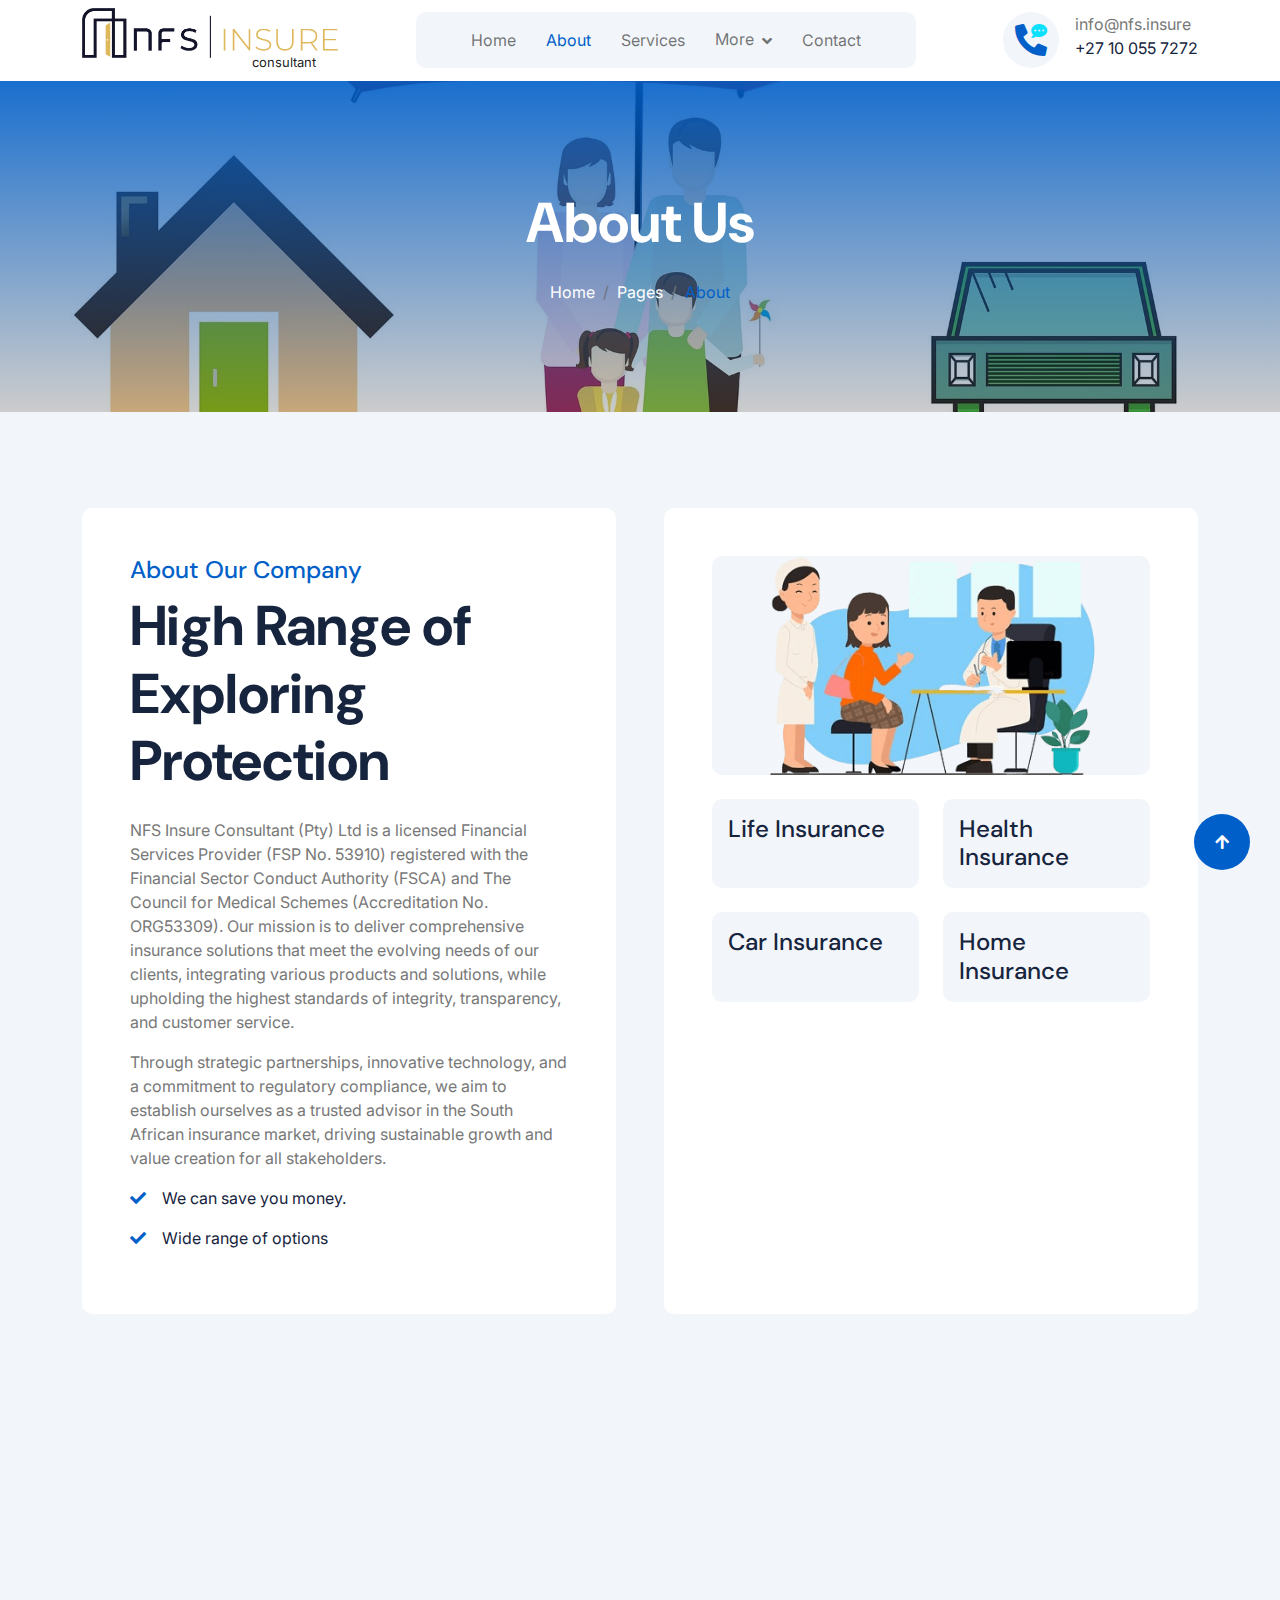
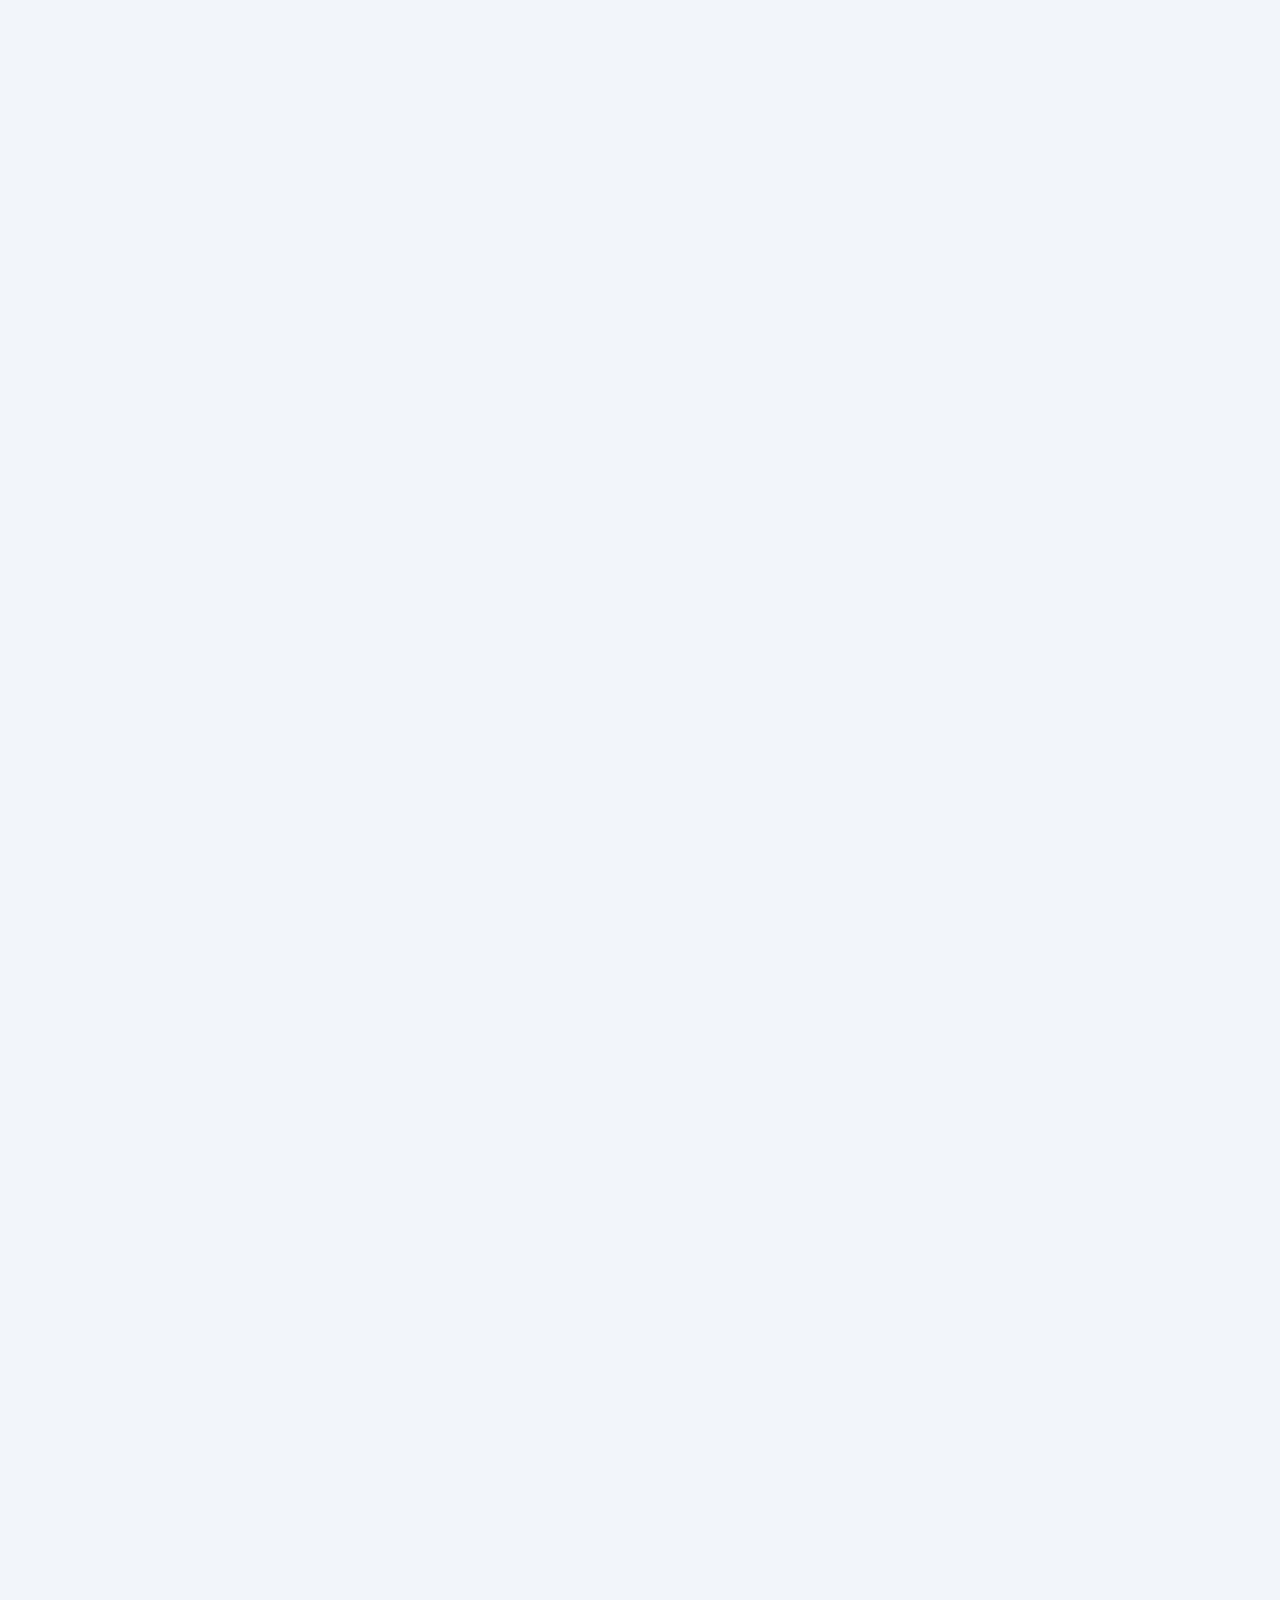
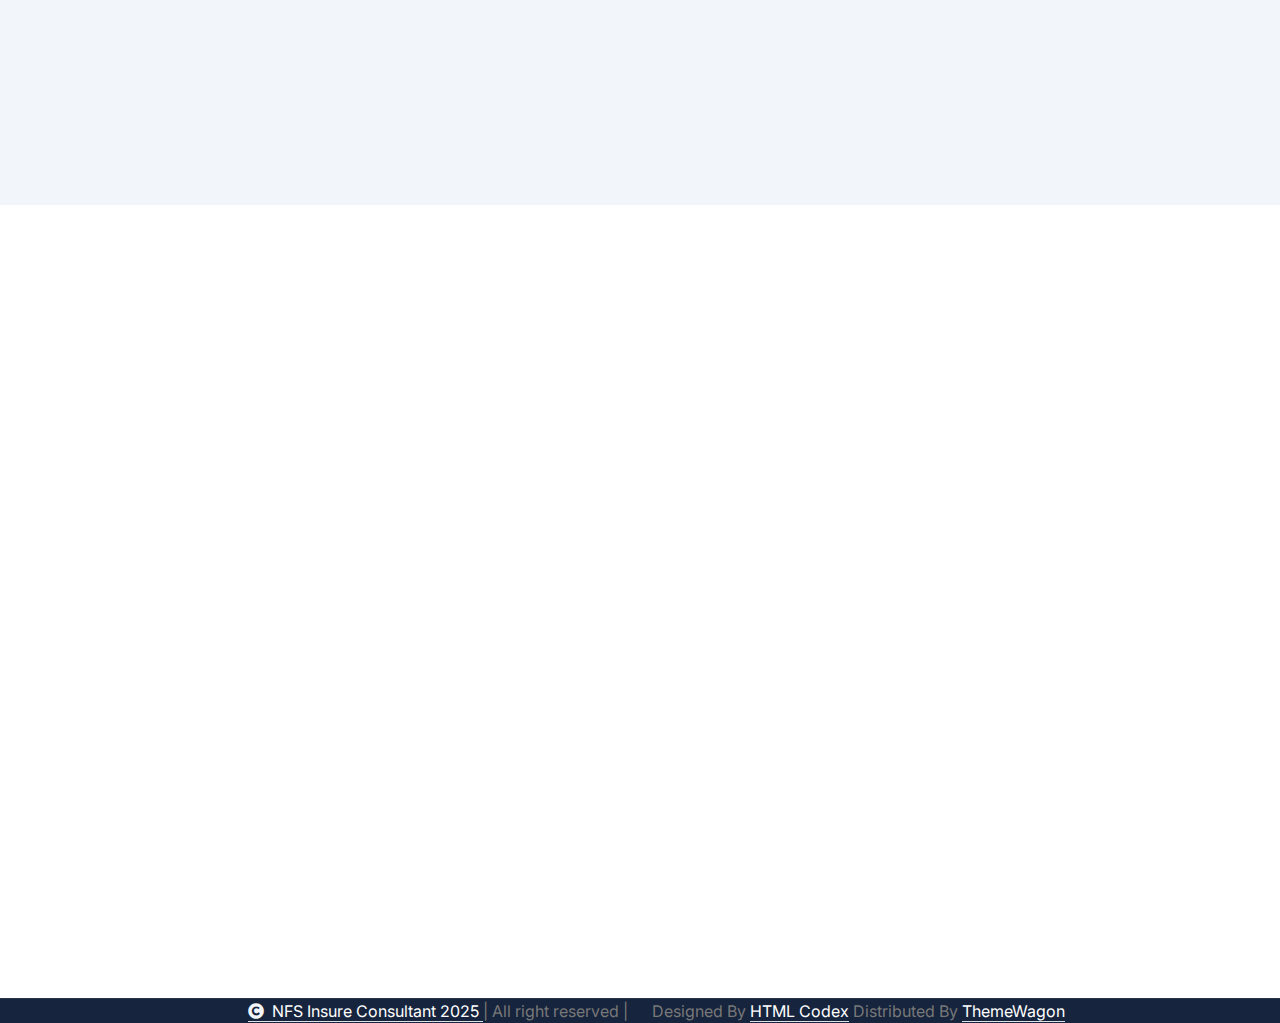
<file: about.html>
<!DOCTYPE html>
<html lang="en">

    <head>
        <meta charset="utf-8">
        <title>NFS - Insurance</title>
        <meta content="width=device-width, initial-scale=1.0" name="viewport">
        <meta content="" name="keywords">
        <meta content="" name="description">

        <!-- Google Web Fonts -->
        <link rel="preconnect" href="https://fonts.googleapis.com">
        <link rel="preconnect" href="https://fonts.gstatic.com" crossorigin>
        <link href="https://fonts.googleapis.com/css2?family=DM+Sans:ital,opsz,wght@0,9..40,100..1000;1,9..40,100..1000&family=Inter:slnt,wght@-10..0,100..900&display=swap" rel="stylesheet">

        <!-- Icon Font Stylesheet -->
        <link rel="stylesheet" href="https://use.fontawesome.com/releases/v5.15.4/css/all.css"/>
        <link href="https://cdn.jsdelivr.net/npm/bootstrap-icons@1.4.1/font/bootstrap-icons.css" rel="stylesheet">

        <!-- Libraries Stylesheet -->
        <link rel="stylesheet" href="lib/animate/animate.min.css"/>
        <link href="lib/lightbox/css/lightbox.min.css" rel="stylesheet">
        <link href="lib/owlcarousel/assets/owl.carousel.min.css" rel="stylesheet">


        <!-- Customized Bootstrap Stylesheet -->
        <link href="css/bootstrap.min.css" rel="stylesheet">

        <!-- Template Stylesheet -->
        <link href="css/style.css" rel="stylesheet">
    </head>

    <body>

        <!-- Spinner Start -->
        <div id="spinner" class="show bg-white position-fixed translate-middle w-100 vh-100 top-50 start-50 d-flex align-items-center justify-content-center">
            <div class="spinner-border text-primary" style="width: 3rem; height: 3rem;" role="status">
                <span class="sr-only">Loading...</span>
            </div>
        </div>
        <!-- Spinner End -->

        <!-- Navbar & Hero Start -->
        <div class="container-fluid nav-bar px-0 px-lg-4 py-lg-0">
            <div class="container">
                <nav class="navbar navbar-expand-lg navbar-light"> 
                    <a href="#" class="navbar-brand p-0">
                        <img src="img/NFS_Insure_Logo_Blue_Mustard_Combination@2x.png" alt="Logo"> 
                        <span style="
                        display: flex;
                        padding-left: 170px;
                        font-size: small;
                        margin-top: -5px;">consultant</span>
                    </a>
                    <button class="navbar-toggler" type="button" data-bs-toggle="collapse" data-bs-target="#navbarCollapse">
                        <span class="fa fa-bars"></span>
                    </button>
                    <div class="collapse navbar-collapse" id="navbarCollapse">
                        <div class="navbar-nav mx-0 mx-lg-auto">
                            <a href="index.html" class="nav-item nav-link">Home</a>
                            <a href="about.html" class="nav-item nav-link active">About</a>
                            <a href="service.html" class="nav-item nav-link">Services</a>
                            <!-- <a href="blog.html" class="nav-item nav-link">Blog</a> -->
                            <div class="nav-item dropdown">
                                <a href="#" class="nav-link" data-bs-toggle="dropdown">
                                    <span class="dropdown-toggle">More</span>
                                </a>
                                <div class="dropdown-menu">
                                    <a href="feature.html" class="dropdown-item">Our Features</a>
                                    <a href="testimonial.html" class="dropdown-item">Testimonial</a>
                                    <a href="FAQ.html" class="dropdown-item">FAQs</a>
                                </div>
                            </div>
                            <a href="contact.html" class="nav-item nav-link">Contact</a>
                        </div>
                    </div>
                    <div class="d-none d-xl-flex flex-shrink-0 ps-4">
                        <a href="#" class="btn btn-light btn-lg-square rounded-circle position-relative wow tada" data-wow-delay=".9s">
                            <i class="fa fa-phone-alt fa-2x"></i>
                            <div class="position-absolute" style="top: 7px; right: 12px;">
                                <span><i class="fa fa-comment-dots text-secondary"></i></span>
                            </div>
                        </a>
                        <div class="d-flex flex-column ms-3">
                            <span>info@nfs.insure</span>
                            <a href="tel:+27 10 055 7272"><span class="text-dark">+27 10 055 7272</span></a>
                        </div>
                    </div>
                </nav>
            </div>
        </div>
        <!-- Navbar & Hero End -->

        <!-- Modal Search Start -->
        <div class="modal fade" id="searchModal" tabindex="-1" aria-labelledby="exampleModalLabel" aria-hidden="true">
            <div class="modal-dialog modal-fullscreen">
                <div class="modal-content rounded-0">
                    <div class="modal-header">
                        <h5 class="modal-title" id="exampleModalLabel">Search by keyword</h5>
                        <button type="button" class="btn-close" data-bs-dismiss="modal" aria-label="Close"></button>
                    </div>
                    <div class="modal-body d-flex align-items-center bg-primary">
                        <div class="input-group w-75 mx-auto d-flex">
                            <input type="search" class="form-control p-3" placeholder="keywords" aria-describedby="search-icon-1">
                            <span id="search-icon-1" class="btn bg-light border nput-group-text p-3"><i class="fa fa-search"></i></span>
                        </div>
                    </div>
                </div>
            </div>
        </div>
        <!-- Modal Search End -->


        <!-- Header Start -->
        <div class="container-fluid bg-breadcrumb">
            <div class="container text-center py-5" style="max-width: 900px;">
                <h4 class="text-white display-4 mb-4 wow fadeInDown" data-wow-delay="0.1s">About Us</h4>
                <ol class="breadcrumb d-flex justify-content-center mb-0 wow fadeInDown" data-wow-delay="0.3s">
                    <li class="breadcrumb-item"><a href="index.html">Home</a></li>
                    <li class="breadcrumb-item"><a href="#">Pages</a></li>
                    <li class="breadcrumb-item active text-primary">About</li>
                </ol>    
            </div>
        </div>
        <!-- Header End -->


        <!-- About Start -->
        <div class="container-fluid bg-light about py-5">
            <div class="container py-5">
                <div class="row g-5">
                    <div class="col-xl-6 wow fadeInLeft" data-wow-delay="0.02s">
                        <div class="about-item-content bg-white rounded p-5 h-100">
                            <h4 class="text-primary">About Our Company</h4>
                            <h1 class="display-4 mb-4">High Range of Exploring Protection</h1>
                            <p>NFS Insure Consultant (Pty) Ltd is a licensed
                                Financial Services Provider (FSP
                                No. 53910) registered with the
                                Financial Sector Conduct Authority
                                (FSCA) and The Council for
                                Medical Schemes (Accreditation
                                No. ORG53309). Our mission is to
                                deliver comprehensive insurance
                                solutions that meet the evolving
                                needs of our clients, integrating
                                various products and solutions,
                                while upholding the highest
                                standards of integrity,
                                transparency, and customer
                                service.
                            </p>
                            <p>Through strategic partnerships,
                                innovative technology, and a
                                commitment to regulatory
                                compliance, we aim to establish
                                ourselves as a trusted advisor in
                                the South African insurance
                                market, driving sustainable growth
                                and value creation for all
                                stakeholders.
                            </p>
                            <p class="text-dark"><i class="fa fa-check text-primary me-3"></i>We can save you money.</p>
                            <p class="text-dark"><i class="fa fa-check text-primary me-3"></i>Wide range of options</p>
                        </div>
                    </div>
                    <div class="col-xl-6 wow fadeInRight" data-wow-delay="0.02s">
                        <div class="bg-white rounded p-5 h-100">
                            <div class="row g-4 justify-content-center">
                                <div class="col-12">
                                    <div class="rounded bg-light">
                                        <img src="img/about-1.png" class="img-fluid rounded w-100" alt="">
                                    </div>
                                </div>
                                <div class="col-sm-6">
                                    <div class="counter-item bg-light rounded p-3 h-100">
                                        <h4 class="mb-0 text-dark">Life Insurance</h4>
                                    </div>
                                </div>
                                <div class="col-sm-6">
                                    <div class="counter-item bg-light rounded p-3 h-100">
                                        <h4 class="mb-0 text-dark">Health Insurance</h4>
                                    </div>
                                </div>
                                <div class="col-sm-6">
                                    <div class="counter-item bg-light rounded p-3 h-100">
                                        <h4 class="mb-0 text-dark">Car Insurance</h4>
                                    </div>
                                </div>
                                <div class="col-sm-6">
                                    <div class="counter-item bg-light rounded p-3 h-100">
                                        <h4 class="mb-0 text-dark">Home Insurance</h4>
                                    </div>
                                </div>
                            </div>
                        </div>
                    </div>
                </div>
            </div>
        </div>
        <!-- About End -->


        <!-- Feature Start -->
        <div class="container-fluid feature bg-light pb-5">
            <div class="container pb-5">
                <div class="text-center mx-auto pb-5 wow fadeInUp" data-wow-delay="0.02s" style="max-width: 800px;">
                    <h4 class="text-primary">Our Features</h4>
                    <h1 class="display-4 mb-4">Building a Brighter Tomorrow with NFS Insure Consultant</h1>
                    <p class="mb-0">At NFS Insure Consultant, we believe that insurance is more than just a policy - it's a promise of
                        protection and security for a better future. Our mission is to provide you with peace of mind,
                        knowing that you're covered in times of uncertainty.</p>
                    <br>
                    <p class="mb-0"></p>We're dedicated to being there for you when it matters most, offering personalized
                    support and expert guidance to help you navigate life's challenges. Whether you're looking to safeguard
                    your loved ones, protect your assets, or simply ensure a secure tomorrow, we're here to assist you every
                    step of the way.</p>
                    <br>
                    <p class="mb-0"></p>Trust NFS Insure Consultant to help you build a brighter future. Get in touch with us today to
                    discover how our insurance solutions can provide you with the protection and reassurance you deserve.
                    </p>
                </div>
                <div class="row g-4">
                    <div class="col-md-6 col-lg-6 col-xl-4 wow fadeInUp" data-wow-delay="0.04s">
                        <div class="feature-item p-4 pt-0">
                            <div class="feature-icon p-4 mb-4">
                                <i class="fa fa-dollar-sign fa-3x"></i>
                            </div>
                            <h4 class="mb-4">Start Your Financial Freedom Today.</h4>
                            <p class="mb-4">Ready to take control of your finances and secure your future? At NFS Insure Consultant,
                                we're dedicated to helping you achieve financial freedom.
                            </p>
                        </div>
                    </div>
                    <div class="col-md-6 col-lg-6 col-xl-4 wow fadeInUp" data-wow-delay="0.06s">
                        <div class="feature-item p-4 pt-0">
                            <div class="feature-icon p-4 mb-4">
                                <i class="fa fa-bullseye fa-3x"></i>
                            </div>
                            <h4 class="mb-4">Join The Team</h4>
                            <p class="mb-4">Join our dynamic team at NFS
                                Insure! If you&#39;re passionate about
                                insurance and dedicated to
                                delivering exceptional customer
                                service, we want to hear from you.
                            </p>
                        </div>
                    </div>
                    <div class="col-md-6 col-lg-6 col-xl-4 wow fadeInUp" data-wow-delay="0.08s">
                        <div class="feature-item p-4 pt-0">
                            <div class="feature-icon p-4 mb-4">
                                <i class="fa fa-headphones fa-3x"></i>
                            </div>
                            <h4 class="mb-4">24/7 Online Support at NFS Insure Consultant.</h4>
                            <p class="mb-4">At NFS Insure Consultant, we're committed to providing you with exceptional support whenever you need it.</p>
                            <span id="read-more" style="display: none;">
                                <p>Our 24/7 online support portal allows you to:</p>
                                <ul>
                                    <p class="text-dark"><i class="fa fa-check text-primary me-3"></i>Submit claims and track their status</p>
                                    <p class="text-dark"><i class="fa fa-check text-primary me-3"></i>Access your policy documents and details.</p>
                                    <p class="text-dark"><i class="fa fa-check text-primary me-3"></i>Get answers to frequently asked questions.</p>
                                </ul>
                            </span>
                            <a class="btn btn-primary rounded-pill py-2 px-4" onclick="toggleReadMore(this)">Learn More</a>
                        </div>
                    </div>
                </div>
            </div>
        </div>
        <!-- Feature End -->

        <!-- FAQs Start -->
        <div class="container-fluid faq-section bg-light pb-5">
            <div class="container pb-5">
                <div class="row g-5 align-items-center">
                    <div class="col-xl-6 wow fadeInLeft" data-wow-delay="0.02s">
                        <div class="h-100">
                            <div class="mb-5">
                                <h4 class="text-primary">Some Important FAQ's</h4>
                                <h1 class="display-4 mb-0">Common Frequently Asked Questions</h1>
                            </div>
                            <div class="accordion" id="accordionExample">
                                <div class="accordion-item">
                                    <h2 class="accordion-header" id="headingOne">
                                        <button class="accordion-button border-0" type="button" data-bs-toggle="collapse"
                                            data-bs-target="#collapseOne" aria-expanded="true" aria-controls="collapseOne">
                                            Q: What does NFS Insure Consultant do?
                                        </button>
                                    </h2>
                                    <div id="collapseOne" class="accordion-collapse collapse show active"
                                        aria-labelledby="headingOne" data-bs-parent="#accordionExample">
                                        <div class="accordion-body rounded">
                                            A: NFS Insure Consultant is a licensed financial services provider specializing in insurance solutions, including life insurance, medical insurance, and personal lines.
                                        </div>
                                    </div>
                                </div>
                                <div class="accordion-item">
                                    <h2 class="accordion-header" id="headingTwo">
                                        <button class="accordion-button collapsed" type="button" data-bs-toggle="collapse"
                                            data-bs-target="#collapseTwo" aria-expanded="false" aria-controls="collapseTwo">
                                            Q: Is NFS Insure Consultant a licensed insurance provider?
                                        </button>
                                    </h2>
                                    <div id="collapseTwo" class="accordion-collapse collapse" aria-labelledby="headingTwo"
                                        data-bs-parent="#accordionExample">
                                        <div class="accordion-body">
                                            A: NFS is not an insurance provider, it provides financial services on behalf of insurers/medical schemes
                                        </div>
                                    </div>
                                </div>
                                <div class="accordion-item">
                                    <h2 class="accordion-header" id="headingThree">
                                        <button class="accordion-button collapsed" type="button" data-bs-toggle="collapse"
                                            data-bs-target="#collapseThree" aria-expanded="false"
                                            aria-controls="collapseThree">
                                            Q: What types of insurance does NFS Insure Consultant offer?
                                        </button>
                                    </h2>
                                    <div id="collapseThree" class="accordion-collapse collapse"
                                        aria-labelledby="headingThree" data-bs-parent="#accordionExample">
                                        <div class="accordion-body">
                                            A: we have agreements with various insurers and medical schemes, we find the best solution for our clients
                                        </div>
                                    </div>
                                </div>
                                <div class="accordion-item">
                                    <h2 class="accordion-header" id="heading4">
                                        <button class="accordion-button collapsed" type="button" data-bs-toggle="collapse"
                                            data-bs-target="#collapse4" aria-expanded="false"
                                            aria-controls="collapse4">
                                            Q: How do I get a quote from NFS Insure Consultant?
                                        </button>
                                    </h2>
                                    <div id="collapse4" class="accordion-collapse collapse"
                                        aria-labelledby="heading4" data-bs-parent="#accordionExample">
                                        <div class="accordion-body">
                                            A: You can request a quote by contacting us through our website, emailing us directly, or calling our office. Reminder that a privacy notice form should be completed along with FNA and ROA.
                                        </div>
                                    </div>
                                </div>
                                <div class="accordion-item">
                                    <h2 class="accordion-header" id="heading5">
                                        <button class="accordion-button collapsed" type="button" data-bs-toggle="collapse"
                                            data-bs-target="#collapse5" aria-expanded="false"
                                            aria-controls="collapse5">
                                            Q: Can I purchase insurance policies online?
                                        </button>
                                    </h2>
                                    <div id="collapse5" class="accordion-collapse collapse"
                                        aria-labelledby="heading5" data-bs-parent="#accordionExample">
                                        <div class="accordion-body">
                                            A: NFS not an insurance company, NFS acts as the advisor contracted with various insurers/medical schemes
                                        </div>
                                    </div>
                                </div>
                                <div class="accordion-item">
                                    <h2 class="accordion-header" id="heading6">
                                        <button class="accordion-button collapsed" type="button" data-bs-toggle="collapse"
                                            data-bs-target="#collapse6" aria-expanded="false"
                                            aria-controls="collapse6">
                                            Q: How do I file a claim with NFS Insure Consultant?
                                        </button>
                                    </h2>
                                    <div id="collapse6" class="accordion-collapse collapse"
                                        aria-labelledby="heading6" data-bs-parent="#accordionExample">
                                        <div class="accordion-body">
                                            A: To file a claim, please contact our office directly, and our claims team will guide you through the process.
                                        </div>
                                    </div>
                                </div>
                                <div class="accordion-item">
                                    <h2 class="accordion-header" id="heading7">
                                        <button class="accordion-button collapsed" type="button" data-bs-toggle="collapse"
                                            data-bs-target="#collapse7" aria-expanded="false"
                                            aria-controls="collapse7">
                                            Q: What is the process for canceling or changing my insurance policy?
                                        </button>
                                    </h2>
                                    <div id="collapse7" class="accordion-collapse collapse"
                                        aria-labelledby="heading7" data-bs-parent="#accordionExample">
                                        <div class="accordion-body">
                                            A: Please contact our office, and our team will assist you with canceling or making changes to your insurance policy.
                                        </div>
                                    </div>
                                </div>
                                <div class="accordion-item">
                                    <h2 class="accordion-header" id="heading8">
                                        <button class="accordion-button collapsed" type="button" data-bs-toggle="collapse"
                                            data-bs-target="#collapse8" aria-expanded="false"
                                            aria-controls="collapse8">
                                            Q: Does NFS Insure Consultant offer any discounts or promotions?
                                        </button>
                                    </h2>
                                    <div id="collapse8" class="accordion-collapse collapse"
                                        aria-labelledby="heading8" data-bs-parent="#accordionExample">
                                        <div class="accordion-body">
                                            A: How does this work? Insurers don’t normally offer discounts. When all products fall under one umbrella, then maybe there can be savings.
                                        </div>
                                    </div>
                                </div>
                                <div class="accordion-item">
                                    <h2 class="accordion-header" id="heading9">
                                        <button class="accordion-button collapsed" type="button" data-bs-toggle="collapse"
                                            data-bs-target="#collapse9" aria-expanded="false"
                                            aria-controls="collapse9">
                                            Q: How do I access my insurance policy documents?
                                        </button>
                                    </h2>
                                    <div id="collapse9" class="accordion-collapse collapse"
                                        aria-labelledby="heading9" data-bs-parent="#accordionExample">
                                        <div class="accordion-body">
                                            A: Your policy documents will be emailed to you upon policy issuance. If you need to access your documents again, please contact our office.
                                        </div>
                                    </div>
                                </div>
                            </div>
                        </div>
                    </div>
                    <div class="col-xl-6 wow fadeInRight" data-wow-delay="0.04s">
                        <img src="img/carousel-2.png" class="img-fluid w-100" alt="">
                    </div>
                </div>
            </div>
        </div>
        <!-- FAQs End -->


        <!-- Team Start
        <div class="container-fluid team py-5">
            <div class="container py-5">
                <div class="text-center mx-auto pb-5 wow fadeInUp" data-wow-delay="0.02s" style="max-width: 800px;">
                    <h4 class="text-primary">Our Team</h4>
                    <h1 class="display-4 mb-4">Meet Our Expert Team Members</h1>
                    <p class="mb-0">Lorem ipsum dolor, sit amet consectetur adipisicing elit. Tenetur adipisci facilis cupiditate recusandae aperiam temporibus corporis itaque quis facere, numquam, ad culpa deserunt sint dolorem autem obcaecati, ipsam mollitia hic.
                    </p>
                </div>
                <div class="row g-4">
                    <div class="col-md-6 col-lg-6 col-xl-3 wow fadeInUp" data-wow-delay="0.02s">
                        <div class="team-item">
                            <div class="team-img">
                                <img src="img/team-1.jpg" class="img-fluid rounded-top w-100" alt="">
                                <div class="team-icon">
                                    <a class="btn btn-primary btn-sm-square rounded-pill mb-2" href=""><i class="fab fa-facebook-f"></i></a>
                                    <a class="btn btn-primary btn-sm-square rounded-pill mb-2" href=""><i class="fab fa-twitter"></i></a>
                                    <a class="btn btn-primary btn-sm-square rounded-pill mb-2" href=""><i class="fab fa-linkedin-in"></i></a>
                                    <a class="btn btn-primary btn-sm-square rounded-pill mb-0" href=""><i class="fab fa-instagram"></i></a>
                                </div>
                            </div>
                            <div class="team-title p-4">
                                <h4 class="mb-0">David James</h4>
                                <p class="mb-0">Manager</p>
                            </div>
                        </div>
                    </div>
                    <div class="col-md-6 col-lg-6 col-xl-3 wow fadeInUp" data-wow-delay="0.4s">
                        <div class="team-item">
                            <div class="team-img">
                                <img src="img/team-2.jpg" class="img-fluid rounded-top w-100" alt="">
                                <div class="team-icon">
                                    <a class="btn btn-primary btn-sm-square rounded-pill mb-2" href=""><i class="fab fa-facebook-f"></i></a>
                                    <a class="btn btn-primary btn-sm-square rounded-pill mb-2" href=""><i class="fab fa-twitter"></i></a>
                                    <a class="btn btn-primary btn-sm-square rounded-pill mb-2" href=""><i class="fab fa-linkedin-in"></i></a>
                                    <a class="btn btn-primary btn-sm-square rounded-pill mb-0" href=""><i class="fab fa-instagram"></i></a>
                                </div>
                            </div>
                            <div class="team-title p-4">
                                <h4 class="mb-0">David James</h4>
                                <p class="mb-0">Manager</p>
                            </div>
                        </div>
                    </div>
                    <div class="col-md-6 col-lg-6 col-xl-3 wow fadeInUp" data-wow-delay="0.06s">
                        <div class="team-item">
                            <div class="team-img">
                                <img src="img/team-3.jpg" class="img-fluid rounded-top w-100" alt="">
                                <div class="team-icon">
                                    <a class="btn btn-primary btn-sm-square rounded-pill mb-2" href=""><i class="fab fa-facebook-f"></i></a>
                                    <a class="btn btn-primary btn-sm-square rounded-pill mb-2" href=""><i class="fab fa-twitter"></i></a>
                                    <a class="btn btn-primary btn-sm-square rounded-pill mb-2" href=""><i class="fab fa-linkedin-in"></i></a>
                                    <a class="btn btn-primary btn-sm-square rounded-pill mb-0" href=""><i class="fab fa-instagram"></i></a>
                                </div>
                            </div>
                            <div class="team-title p-4">
                                <h4 class="mb-0">David James</h4>
                                <p class="mb-0">Manager</p>
                            </div>
                        </div>
                    </div>
                    <div class="col-md-6 col-lg-6 col-xl-3 wow fadeInUp" data-wow-delay="0.08s">
                        <div class="team-item">
                            <div class="team-img">
                                <img src="img/team-4.jpg" class="img-fluid rounded-top w-100" alt="">
                                <div class="team-icon">
                                    <a class="btn btn-primary btn-sm-square rounded-pill mb-2" href=""><i class="fab fa-facebook-f"></i></a>
                                    <a class="btn btn-primary btn-sm-square rounded-pill mb-2" href=""><i class="fab fa-twitter"></i></a>
                                    <a class="btn btn-primary btn-sm-square rounded-pill mb-2" href=""><i class="fab fa-linkedin-in"></i></a>
                                    <a class="btn btn-primary btn-sm-square rounded-pill mb-0" href=""><i class="fab fa-instagram"></i></a>
                                </div>
                            </div>
                            <div class="team-title p-4">
                                <h4 class="mb-0">David James</h4>
                                <p class="mb-0">Manager</p>
                            </div>
                        </div>
                    </div>
                </div>
            </div>
        </div>
        <!-- Team End


        <!-- Footer Start -->
        <div class="container-fluid footer py-5 wow fadeIn" data-wow-delay="0.02s">
            <div class="container py-5">
                <div class="row g-5">
                    <div class="col-xl-9">
                        <div class="mb-5">
                            <div class="row g-4">
                                <div class="col-md-6 col-lg-6 col-xl-5">
                                    <div>
                                        <a href="index.html" class="p-0">
                                            <img style="height: 50px;margin-bottom: 10px;"
                                                src="img/NFS_Insure_Logo_Off-white_Mustard_Combination@2x.png" alt="Logo">
                                        </a>
                                        <p class="text-white">NFS Insure Consultant (Pty) Ltd is an Authorised Financial Services Provider (FSP No. 53910)</p>
                                        <div class="col-md-6 col-lg-6 col-xl-6">
                                            <div class="footer-item">
                                        <a href="#"><i class="fas fa-angle-right me-2"></i> PAIA Manual</a>
                                        <a href="#"><i class="fas fa-angle-right me-2"></i> Conflict of Interest</a>
                                        <a href="#"><i class="fas fa-angle-right me-2"></i> Complaints</a>
                                        <a href="#"><i class="fas fa-angle-right me-2"></i> TCF</a>
                                        <a href="#"><i class="fas fa-angle-right me-2"></i> Privacy Notice</a>
                                    </div>
                                </div>
                                    </div>
                                </div>
                                <div class="col-md-6 col-lg-6 col-xl-3">
                                    <div class="footer-item">
                                        <h4 class="text-white mb-4">Useful Links</h4>
                                        <a href="#"><i class="fas fa-angle-right me-2"></i> About Us</a>
                                        <a href="#"><i class="fas fa-angle-right me-2"></i> Features</a>
                                        <a href="#"><i class="fas fa-angle-right me-2"></i> Services</a>
                                        <a href="#"><i class="fas fa-angle-right me-2"></i> FAQ's</a>
                                        
                                        <a href="#"><i class="fas fa-angle-right me-2"></i> Contact</a>
                                    </div>
                                </div>
                                <div class="col-md-6 col-lg-6 col-xl-4">
                                    <div class="footer-item">
                                        <h4 class="mb-4 text-white">Instagram</h4>
                                        <div class="row g-3">
                                            <div class="col-4">
                                                <div class="footer-instagram rounded">
                                                    <img src="img/instagram-footer-1.jpg" class="img-fluid w-100" alt="">
                                                    <div class="footer-search-icon">
                                                        <a href="https://www.instagram.com" target="_blank"><i
                                                                class="fas fa-link text-white"></i></a>
                                                    </div>
                                                </div>
                                            </div>
                                            <div class="col-4">
                                                <div class="footer-instagram rounded">
                                                    <img src="img/instagram-footer-2.jpg" class="img-fluid w-100" alt="">
                                                    <div class="footer-search-icon">
                                                        <a href="https://www.instagram.com" target="_blank"><i
                                                            class="fas fa-link text-white"></i></a>
                                                    </div>
                                                </div>
                                            </div>
                                            <div class="col-4">
                                                <div class="footer-instagram rounded">
                                                    <img src="img/instagram-footer-3.jpg" class="img-fluid w-100" alt="">
                                                    <div class="footer-search-icon">
                                                        <a href="https://www.instagram.com" target="_blank"><i
                                                            class="fas fa-link text-white"></i></a>
                                                    </div>
                                                </div>
                                            </div>
                                            <div class="col-4">
                                                <div class="footer-instagram rounded">
                                                    <img src="img/instagram-footer-4.jpg" class="img-fluid w-100" alt="">
                                                    <div class="footer-search-icon">
                                                        <a href="https://www.instagram.com" target="_blank"><i
                                                            class="fas fa-link text-white"></i></a>
                                                    </div>
                                                </div>
                                            </div>
                                            <div class="col-4">
                                                <div class="footer-instagram rounded">
                                                    <img src="img/instagram-footer-5.jpg" class="img-fluid w-100" alt="">
                                                    <div class="footer-search-icon">
                                                        <a href="https://www.instagram.com" target="_blank"><i
                                                            class="fas fa-link text-white"></i></a>
                                                    </div>
                                                </div>
                                            </div>
                                            <div class="col-4">
                                                <div class="footer-instagram rounded">
                                                    <img src="img/instagram-footer-6.jpg" class="img-fluid w-100" alt="">
                                                    <div class="footer-search-icon">
                                                        <a href="https://www.instagram.com" target="_blank"><i
                                                            class="fas fa-link text-white"></i></a>
                                                    </div>
                                                </div>
                                            </div>
                                        </div>
                                    </div>
                                </div>
                            </div>
                        </div>
                        <div class="pt-5" style="border-top: 1px solid rgba(255, 255, 255, 0.08);">
                            <div class="row g-0">
                                <div class="col-12">
                                    <div class="row g-4">
                                        <div class="col-lg-6 col-xl-4">
                                            <div class="d-flex">
                                                <div class="btn-xl-square bg-primary text-white rounded p-4 me-4">
                                                    <i class="fas fa-map-marker-alt fa-2x"></i>
                                                </div>
                                                <div>
                                                    <h4 class="text-white">Address</h4>
                                                    <p class="mb-0">Eagle Canyon Office Park,
                                                        Corner Christiaan De Wet Street
                                                        and Dolfyn Street,
                                                        Randpark Ridge,
                                                        2154
                                                    </p>
                                                </div>
                                            </div>
                                        </div>
                                        <div class="col-lg-6 col-xl-4">
                                            <div class="d-flex">
                                                <div class="btn-xl-square bg-primary text-white rounded p-4 me-4">
                                                    <i class="fas fa-envelope fa-2x"></i>
                                                </div>
                                                <div>
                                                    <h4 class="text-white">Mail Us</h4>
                                                    <p class="mb-0">info@nfs.insure</p>
                                                </div>
                                            </div>
                                        </div>
                                        <div class="col-lg-6 col-xl-4">
                                            <div class="d-flex">
                                                <div class="btn-xl-square bg-primary text-white rounded p-4 me-4">
                                                    <i class="fa fa-phone-alt fa-2x"></i>
                                                </div>
                                                <div>
                                                    <h4 class="text-white">Telephone</h4>
                                                    <p class="mb-0">+27 10 055 7272</p>
                                                </div>
                                            </div>
                                        </div>
                                    </div>
                                </div>
                            </div>
                        </div>
                    </div>
    
                    <div class="col-xl-3">
                        <div class="footer-item">
                            <h4 class="text-white mb-4">Our Promise</h4>
                            <p class="text-white mb-3">Protecting your tomorrow, today.</p>
                            <div class="d-flex flex-shrink-0">
                                <div class="footer-btn">
                                    <a href="#" class="btn btn-lg-square rounded-circle position-relative wow tada"
                                        data-wow-delay=".9s">
                                        <i class="fa fa-phone-alt fa-2x"></i>
                                        <div class="position-absolute" style="top: 2px; right: 12px;">
                                            <span><i class="fa fa-comment-dots text-secondary"></i></span>
                                        </div>
                                    </a>
                                </div>
                                <div class="d-flex flex-column ms-3 flex-shrink-0">
                                    <span class="text-light">info@nfs.insure</span>
                                    <a href="tel:+27 10 055 7272"><span class="text-light">+27 10 055 7272</span></a>
                                </div>
                            </div>
                        </div>
                    </div>
                </div>
            </div>
        </div>
        <!-- Footer End -->
        
        <!-- Copyright Start -->
        <div class="container-fluid copyright">
            <div class="container">
                <div class="row g-4 align-items-center">
                    <div class="col-md-6 text-center text-md-end mb-md-0">
                        <span class="text-body"><a href="#" class="border-bottom text-white"><i class="fas fa-copyright text-light me-2"></i>NFS Insure Consultant 2025 </a>| All right reserved |</span>
                    </div>
                    <div class="col-md-6 text-center text-md-start text-body">
                        Designed By <a class="border-bottom text-white" href="https://htmlcodex.com">HTML Codex</a> Distributed By <a class="border-bottom text-white" href="https://themewagon.com">ThemeWagon</a>
                    </div>
                </div>
            </div>
        </div>
        <!-- Copyright End -->


        <!-- Back to Top -->
        <a href="#" class="btn btn-primary btn-lg-square rounded-circle back-to-top"><i class="fa fa-arrow-up"></i></a>   

        
        <!-- JavaScript Libraries -->
        <script src="https://ajax.googleapis.com/ajax/libs/jquery/3.6.4/jquery.min.js"></script>
        <script src="https://cdn.jsdelivr.net/npm/bootstrap@5.0.0/dist/js/bootstrap.bundle.min.js"></script>
        <script src="lib/wow/wow.min.js"></script>
        <script src="lib/easing/easing.min.js"></script>
        <script src="lib/waypoints/waypoints.min.js"></script>
        <script src="lib/counterup/counterup.min.js"></script>
        <script src="lib/lightbox/js/lightbox.min.js"></script>
        <script src="lib/owlcarousel/owl.carousel.min.js"></script>
        

        <!-- Template Javascript -->
        <script src="js/main.js"></script>
    </body>

</html>
</file>
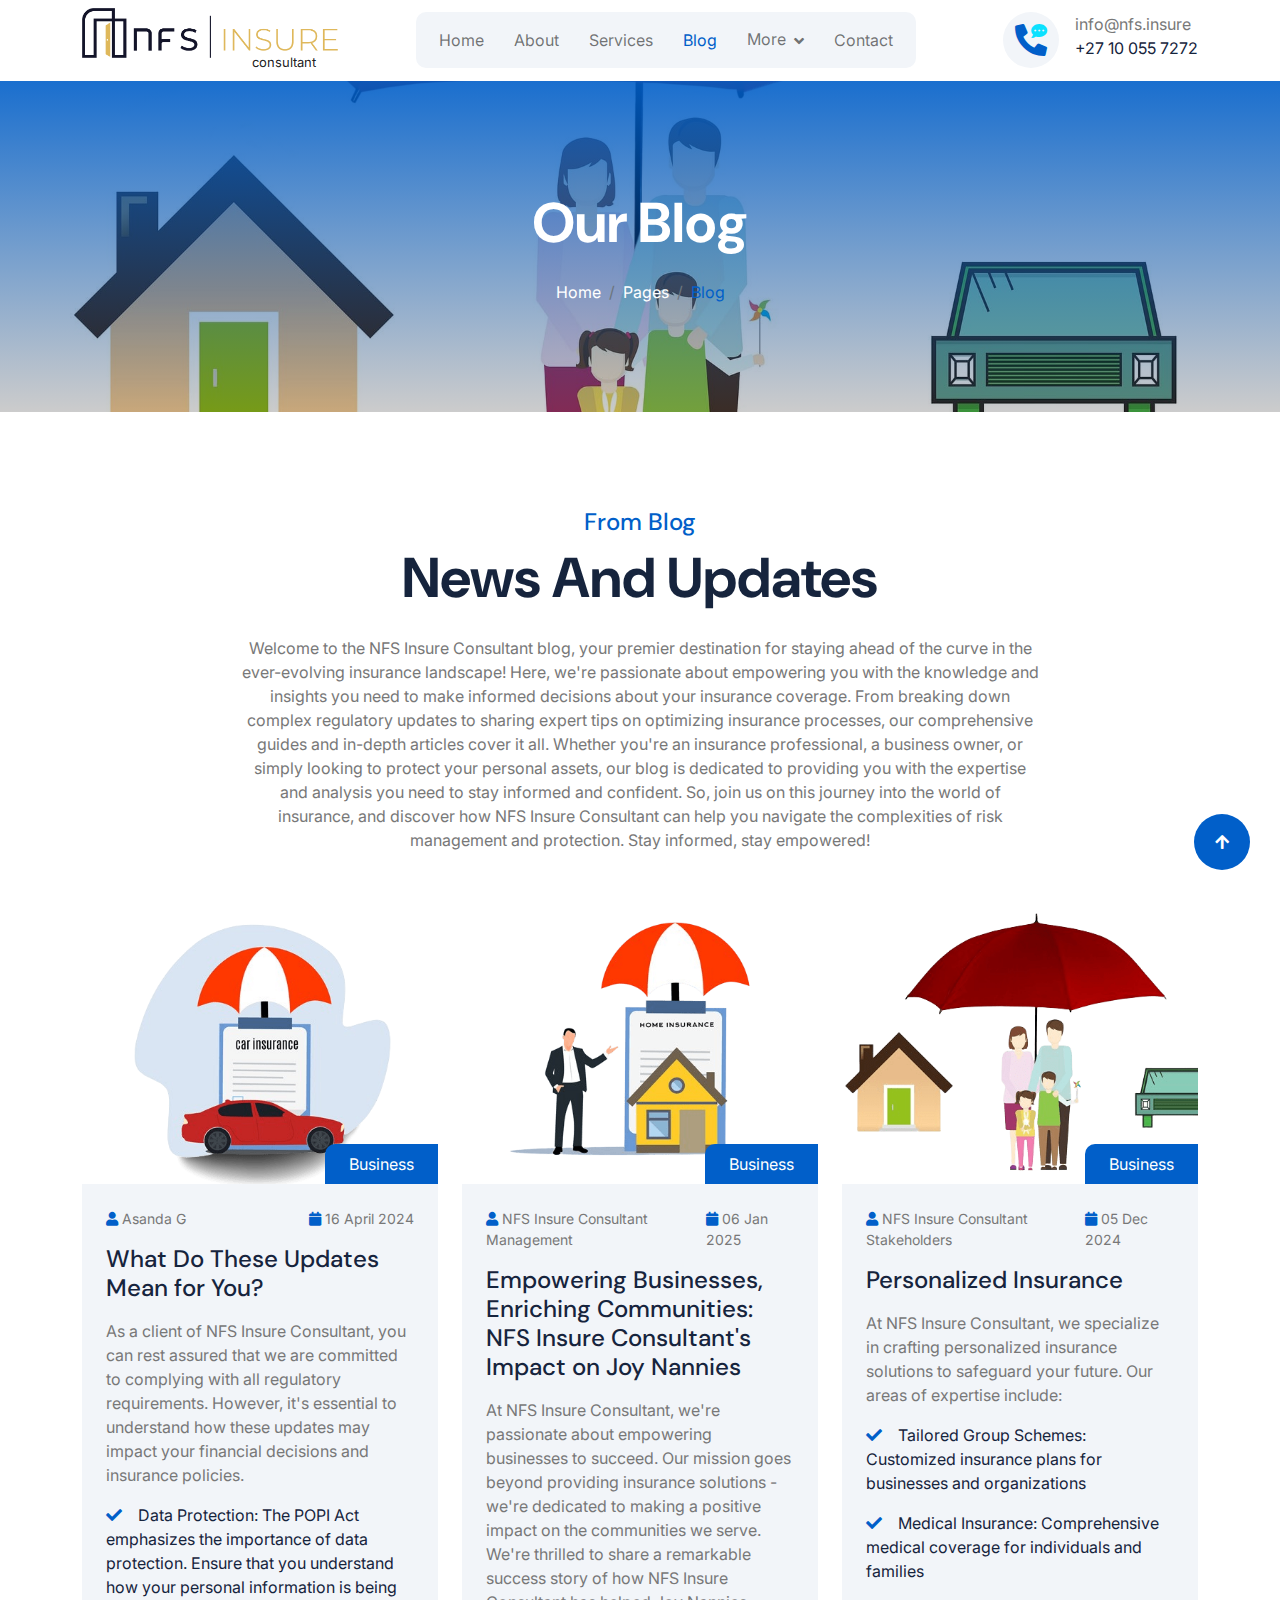
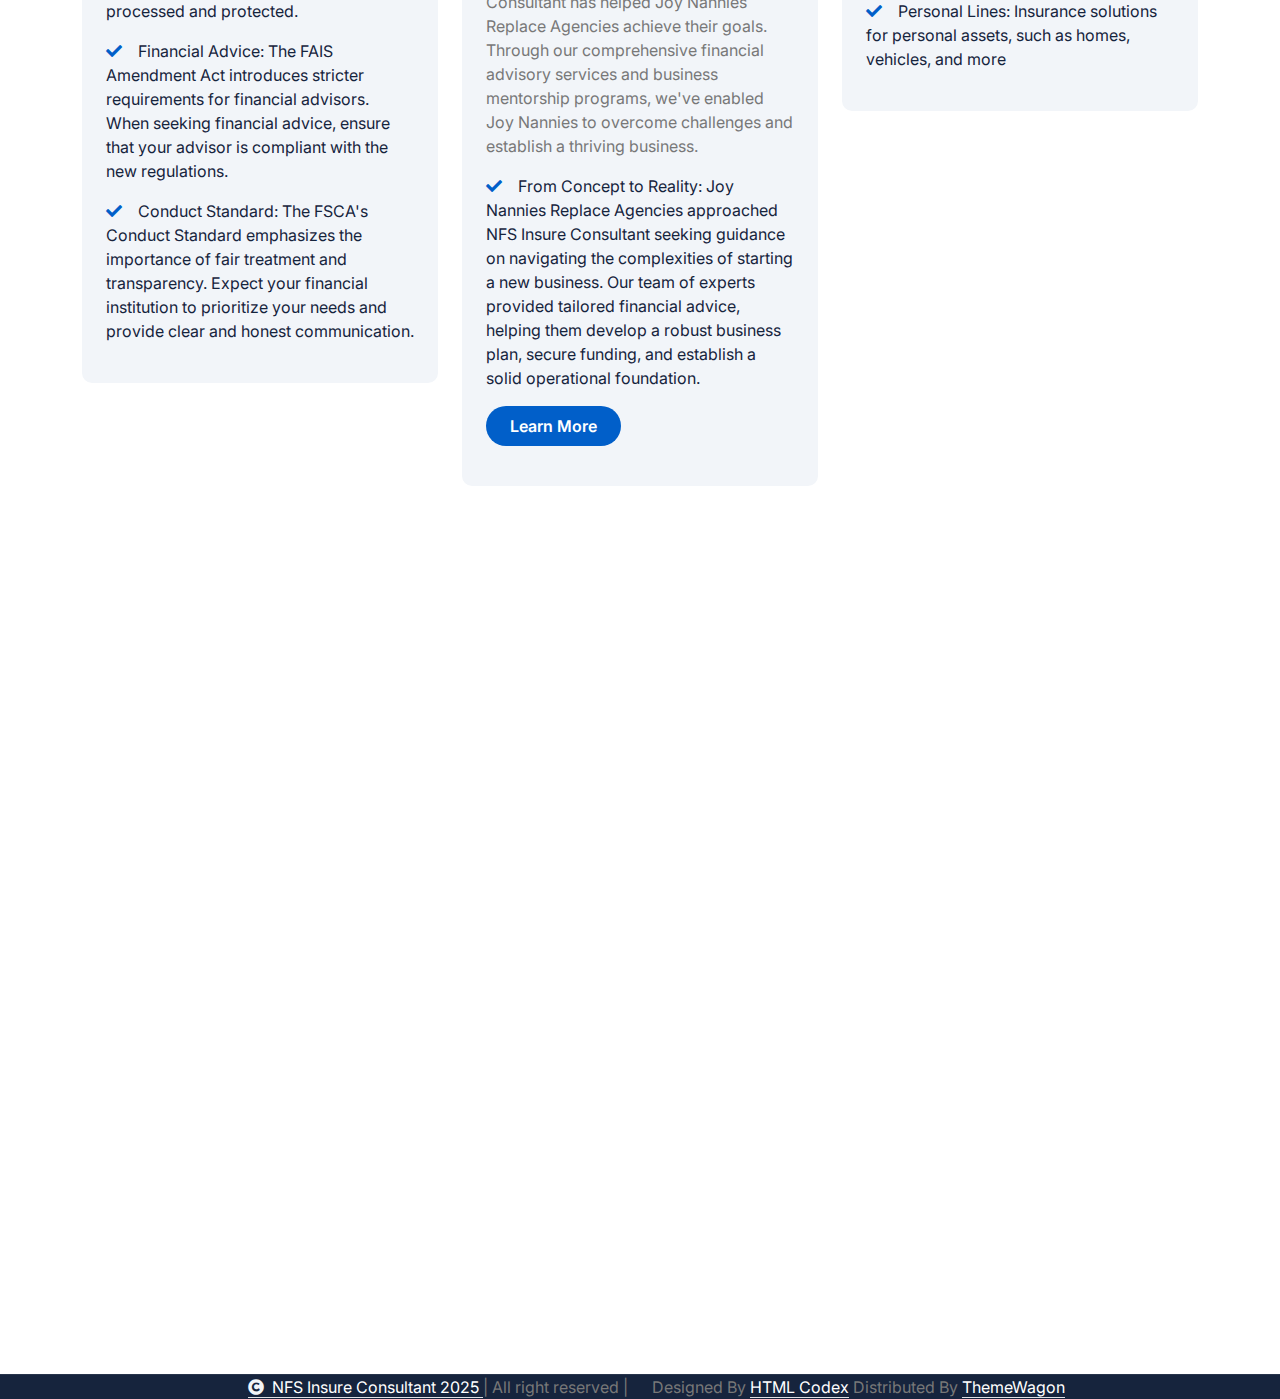
<file: blog.html>
<!DOCTYPE html>
<html lang="en">

    <head>
        <meta charset="utf-8">
        <title>NFS - Insurance</title>
        <meta content="width=device-width, initial-scale=1.0" name="viewport">
        <meta content="" name="keywords">
        <meta content="" name="description">

        <!-- Google Web Fonts -->
        <link rel="preconnect" href="https://fonts.googleapis.com">
        <link rel="preconnect" href="https://fonts.gstatic.com" crossorigin>
        <link href="https://fonts.googleapis.com/css2?family=DM+Sans:ital,opsz,wght@0,9..40,100..1000;1,9..40,100..1000&family=Inter:slnt,wght@-10..0,100..900&display=swap" rel="stylesheet">

        <!-- Icon Font Stylesheet -->
        <link rel="stylesheet" href="https://use.fontawesome.com/releases/v5.15.4/css/all.css"/>
        <link href="https://cdn.jsdelivr.net/npm/bootstrap-icons@1.4.1/font/bootstrap-icons.css" rel="stylesheet">

        <!-- Libraries Stylesheet -->
        <link rel="stylesheet" href="lib/animate/animate.min.css"/>
        <link href="lib/lightbox/css/lightbox.min.css" rel="stylesheet">
        <link href="lib/owlcarousel/assets/owl.carousel.min.css" rel="stylesheet">


        <!-- Customized Bootstrap Stylesheet -->
        <link href="css/bootstrap.min.css" rel="stylesheet">

        <!-- Template Stylesheet -->
        <link href="css/style.css" rel="stylesheet">
    </head>

    <body>

        <!-- Spinner Start -->
        <div id="spinner" class="show bg-white position-fixed translate-middle w-100 vh-100 top-50 start-50 d-flex align-items-center justify-content-center">
            <div class="spinner-border text-primary" style="width: 3rem; height: 3rem;" role="status">
                <span class="sr-only">Loading...</span>
            </div>
        </div>
        <!-- Spinner End -->

        <!-- Navbar & Hero Start -->
        <div class="container-fluid nav-bar px-0 px-lg-4 py-lg-0">
            <div class="container">
                <nav class="navbar navbar-expand-lg navbar-light"> 
                    <a href="#" class="navbar-brand p-0">
                        <img src="img/NFS_Insure_Logo_Blue_Mustard_Combination@2x.png" alt="Logo"> 
                        <span style="
                        display: flex;
                        padding-left: 170px;
                        font-size: small;
                        margin-top: -5px;">consultant</span>
                    </a>
                    <button class="navbar-toggler" type="button" data-bs-toggle="collapse" data-bs-target="#navbarCollapse">
                        <span class="fa fa-bars"></span>
                    </button>
                    <div class="collapse navbar-collapse" id="navbarCollapse">
                        <div class="navbar-nav mx-0 mx-lg-auto">
                            <a href="index.html" class="nav-item nav-link">Home</a>
                            <a href="about.html" class="nav-item nav-link">About</a>
                            <a href="service.html" class="nav-item nav-link">Services</a>
                            <a href="blog.html" class="nav-item nav-link active">Blog</a>
                            <div class="nav-item dropdown">
                                <a href="#" class="nav-link" data-bs-toggle="dropdown">
                                    <span class="dropdown-toggle">More</span>
                                </a>
                                <div class="dropdown-menu">
                                    <a href="feature.html" class="dropdown-item">Our Features</a>
                                    <a href="testimonial.html" class="dropdown-item">Testimonial</a>
                                    <a href="FAQ.html" class="dropdown-item">FAQs</a>
                                </div>
                            </div>
                            <a href="contact.html" class="nav-item nav-link">Contact</a>
                        </div>
                    </div>
                    <div class="d-none d-xl-flex flex-shrink-0 ps-4">
                        <a href="#" class="btn btn-light btn-lg-square rounded-circle position-relative wow tada" data-wow-delay=".9s">
                            <i class="fa fa-phone-alt fa-2x"></i>
                            <div class="position-absolute" style="top: 7px; right: 12px;">
                                <span><i class="fa fa-comment-dots text-secondary"></i></span>
                            </div>
                        </a>
                        <div class="d-flex flex-column ms-3">
                            <span>info@nfs.insure</span>
                            <a href="tel:+27 10 055 7272"><span class="text-dark">+27 10 055 7272</span></a>
                        </div>
                    </div>
                </nav>
            </div>
        </div>
        <!-- Navbar & Hero End -->

        <!-- Modal Search Start -->
        <div class="modal fade" id="searchModal" tabindex="-1" aria-labelledby="exampleModalLabel" aria-hidden="true">
            <div class="modal-dialog modal-fullscreen">
                <div class="modal-content rounded-0">
                    <div class="modal-header">
                        <h5 class="modal-title" id="exampleModalLabel">Search by keyword</h5>
                        <button type="button" class="btn-close" data-bs-dismiss="modal" aria-label="Close"></button>
                    </div>
                    <div class="modal-body d-flex align-items-center bg-primary">
                        <div class="input-group w-75 mx-auto d-flex">
                            <input type="search" class="form-control p-3" placeholder="keywords" aria-describedby="search-icon-1">
                            <span id="search-icon-1" class="btn bg-light border nput-group-text p-3"><i class="fa fa-search"></i></span>
                        </div>
                    </div>
                </div>
            </div>
        </div>
        <!-- Modal Search End -->


        <!-- Header Start -->
        <div class="container-fluid bg-breadcrumb">
            <div class="container text-center py-5" style="max-width: 900px;">
                <h4 class="text-white display-4 mb-4 wow fadeInDown" data-wow-delay="0.01s">Our Blog</h4>
                <ol class="breadcrumb d-flex justify-content-center mb-0 wow fadeInDown" data-wow-delay="0.03s">
                    <li class="breadcrumb-item"><a href="index.html">Home</a></li>
                    <li class="breadcrumb-item"><a href="#">Pages</a></li>
                    <li class="breadcrumb-item active text-primary">Blog</li>
                </ol>    
            </div>
        </div>
        <!-- Header End -->


        <!-- Blog Start -->
        <div class="container-fluid blog py-5">
            <div class="container py-5">
                <div class="text-center mx-auto pb-5 wow fadeInUp" data-wow-delay="0.02s" style="max-width: 800px;">
                    <h4 class="text-primary">From Blog</h4>
                    <h1 class="display-4 mb-4">News And Updates</h1>
                    <p class="mb-0">Welcome to the NFS Insure Consultant blog, your premier destination for staying ahead of the curve in the ever-evolving insurance landscape! Here, we're passionate about empowering you with the knowledge and insights you need to make informed decisions about your insurance coverage.
                        From breaking down complex regulatory updates to sharing expert tips on optimizing insurance processes, our comprehensive guides and in-depth articles cover it all. Whether you're an insurance professional, a business owner, or simply looking to protect your personal assets, our blog is dedicated to providing you with the expertise and analysis you need to stay informed and confident.
                        So, join us on this journey into the world of insurance, and discover how NFS Insure Consultant can help you navigate the complexities of risk management and protection. Stay informed, stay empowered!                        
                    </p>
                </div>
                <div class="row g-4 justify-content-center">
                    <div class="col-lg-6 col-xl-4 wow fadeInUp" data-wow-delay="0.02s">
                        <div class="blog-item">
                            <div class="blog-img">
                                <img src="img/blog-1.png" class="img-fluid rounded-top w-100" alt="">
                                <div class="blog-categiry py-2 px-4">
                                    <span>Business</span>
                                </div>
                            </div>
                            <div class="blog-content p-4">
                                <div class="blog-comment d-flex justify-content-between mb-3">
                                    <div class="small"><span class="fa fa-user text-primary"></span> Asanda G</div>
                                    <div class="small"><span class="fa fa-calendar text-primary"></span> 16 April 2024</div>
                                </div>
                                <a href="#" class="h4 d-inline-block mb-3">What Do These Updates Mean for You?</a>
                                <p class="mb-3">As a client of NFS Insure Consultant, you can rest assured that we are committed to complying with all regulatory requirements. However, it's essential to understand how these updates may impact your financial decisions and insurance policies.
                                    <p class="text-dark"><i class="fa fa-check text-primary me-3"></i>Data Protection: The POPI Act emphasizes the importance of data protection. Ensure that you understand how your personal information is being processed and protected.</p>
                                    <p class="text-dark"><i class="fa fa-check text-primary me-3"></i>Financial Advice: The FAIS Amendment Act introduces stricter requirements for financial advisors. When seeking financial advice, ensure that your advisor is compliant with the new regulations.</p>
                                    <p class="text-dark"><i class="fa fa-check text-primary me-3"></i>Conduct Standard: The FSCA's Conduct Standard emphasizes the importance of fair treatment and transparency. Expect your financial institution to prioritize your needs and provide clear and honest communication.</p>
                                    </p>
                            </div>
                        </div>
                    </div>
                    <div class="col-lg-6 col-xl-4 wow fadeInUp" data-wow-delay="0.04s">
                        <div class="blog-item">
                            <div class="blog-img">
                                <img src="img/blog-2.png" class="img-fluid rounded-top w-100" alt="">
                                <div class="blog-categiry py-2 px-4">
                                    <span>Business</span>
                                </div>
                            </div>
                            <div class="blog-content p-4">
                                <div class="blog-comment d-flex justify-content-between mb-3">
                                    <div class="small"><span class="fa fa-user text-primary"></span> NFS Insure Consultant Management</div>
                                    <div class="small"><span class="fa fa-calendar text-primary"></span> 06 Jan 2025</div>
                                </div>
                                <a href="#" class="h4 d-inline-block mb-3">Empowering Businesses, Enriching Communities: NFS Insure Consultant's Impact on Joy Nannies</a>
                                <p class="mb-3">At NFS Insure Consultant, we're passionate about empowering businesses to succeed. Our mission goes beyond providing insurance solutions - we're dedicated to making a positive impact on the communities we serve.
                                    We're thrilled to share a remarkable success story of how NFS Insure Consultant has helped Joy Nannies Replace Agencies achieve their goals. Through our comprehensive financial advisory services and business mentorship programs, we've enabled Joy Nannies to overcome challenges and establish a thriving business.
                                    <p class="text-dark"><i class="fa fa-check text-primary me-3"></i>From Concept to Reality:
                                        Joy Nannies Replace Agencies approached NFS Insure Consultant seeking guidance on navigating the complexities of starting a new business. Our team of experts provided tailored financial advice, helping them develop a robust business plan, secure funding, and establish a solid operational foundation.</p>
                                        <span id="read-more" style="display: none;">
                                            <p class="text-dark"><i class="fa fa-check text-primary me-3"></i>Empowering Job Creation:
                                                Today, Joy Nannies Replace Agencies is not only up and running but also creating
                                                employment opportunities for others. Their success is a testament to the power of
                                                collaboration, mentorship, and innovative thinking.</p>
                                            <p class="text-dark"><i class="fa fa-check text-primary me-3"></i>Protecting Your Tomorrow,
                                                Today:
                                                At NFS Insure Consultant, we're proud to have played a role in Joy Nannies' journey. Our commitment
                                                to empowering businesses and enriching communities is reflected in our motto:
                                                #ProtectingYourTomorrowToday.
                                                We look forward to continuing our support for Joy Nannies Replace Agencies and other
                                                entrepreneurial ventures, helping them build a brighter, more secure future.</p>
                                            </p>
                                        </span>
                                        <a class="btn btn-primary rounded-pill py-2 px-4 text-white" onclick="toggleReadMore(this)">Learn More</a>
                                </p>
                            </div>
                        </div>
                    </div>
                    <div class="col-lg-6 col-xl-4 wow fadeInUp" data-wow-delay="0.06s">
                        <div class="blog-item">
                            <div class="blog-img">
                                <img src="img/blog-3.png" class="img-fluid rounded-top w-100" alt="">
                                <div class="blog-categiry py-2 px-4">
                                    <span>Business</span>
                                </div>
                            </div>
                            <div class="blog-content p-4">
                                <div class="blog-comment d-flex justify-content-between mb-3">
                                    <div class="small"><span class="fa fa-user text-primary"></span> NFS Insure Consultant Stakeholders </div>
                                    <div class="small"><span class="fa fa-calendar text-primary"></span> 05 Dec 2024</div>
                                </div>
                                <a href="#" class="h4 d-inline-block mb-3">Personalized Insurance</a>
                                <p class="mb-3">At NFS Insure Consultant, we specialize in crafting personalized insurance solutions to safeguard your future. Our areas of expertise include:</p>
                                <p class="text-dark"><i class="fa fa-check text-primary me-3"></i>Tailored Group Schemes: Customized insurance plans for businesses and organizations</p>
                                <p class="text-dark"><i class="fa fa-check text-primary me-3"></i>Medical Insurance: Comprehensive medical coverage for individuals and families
                                </p>
                                <p class="text-dark"><i class="fa fa-check text-primary me-3"></i>Personal Lines: Insurance solutions for personal assets, such as homes, vehicles, and more</p>
                                </p>
                            </div>
                        </div>
                    </div>
                </div>
            </div>
        </div>
        <!-- Blog End -->


        <!-- Footer Start -->
        <div class="container-fluid footer py-5 wow fadeIn" data-wow-delay="0.02s">
            <div class="container py-5">
                <div class="row g-5">
                    <div class="col-xl-9">
                        <div class="mb-5">
                            <div class="row g-4">
                                <div class="col-md-6 col-lg-6 col-xl-5">
                                    <div>
                                        <a href="index.html" class="p-0">
                                            <img style="height: 50px;margin-bottom: 10px;"
                                                src="img/NFS_Insure_Logo_Off-white_Mustard_Combination@2x.png" alt="Logo">
                                        </a>
                                        <p class="text-white">NFS Insure Consultant (Pty) Ltd is an Authorised Financial Services Provider (FSP No. 53910)</p>
                                        <div class="col-md-6 col-lg-6 col-xl-6">
                                            <div class="footer-item">
                                        <a href="#"><i class="fas fa-angle-right me-2"></i> PAIA Manual</a>
                                        <a href="#"><i class="fas fa-angle-right me-2"></i> Conflict of Interest</a>
                                        <a href="#"><i class="fas fa-angle-right me-2"></i> Complaints</a>
                                        <a href="#"><i class="fas fa-angle-right me-2"></i> TCF</a>
                                        <a href="#"><i class="fas fa-angle-right me-2"></i> Privacy Notice</a>
                                    </div>
                                </div>
                                    </div>
                                </div>
                                <div class="col-md-6 col-lg-6 col-xl-3">
                                    <div class="footer-item">
                                        <h4 class="text-white mb-4">Useful Links</h4>
                                        <a href="#"><i class="fas fa-angle-right me-2"></i> About Us</a>
                                        <a href="#"><i class="fas fa-angle-right me-2"></i> Features</a>
                                        <a href="#"><i class="fas fa-angle-right me-2"></i> Services</a>
                                        <a href="#"><i class="fas fa-angle-right me-2"></i> FAQ's</a>
                                        
                                        <a href="#"><i class="fas fa-angle-right me-2"></i> Contact</a>
                                    </div>
                                </div>
                                <div class="col-md-6 col-lg-6 col-xl-4">
                                    <div class="footer-item">
                                        <h4 class="mb-4 text-white">Instagram</h4>
                                        <div class="row g-3">
                                            <div class="col-4">
                                                <div class="footer-instagram rounded">
                                                    <img src="img/instagram-footer-1.jpg" class="img-fluid w-100" alt="">
                                                    <div class="footer-search-icon">
                                                        <a href="https://www.instagram.com" target="_blank"><i
                                                                class="fas fa-link text-white"></i></a>
                                                    </div>
                                                </div>
                                            </div>
                                            <div class="col-4">
                                                <div class="footer-instagram rounded">
                                                    <img src="img/instagram-footer-2.jpg" class="img-fluid w-100" alt="">
                                                    <div class="footer-search-icon">
                                                        <a href="https://www.instagram.com" target="_blank"><i
                                                            class="fas fa-link text-white"></i></a>
                                                    </div>
                                                </div>
                                            </div>
                                            <div class="col-4">
                                                <div class="footer-instagram rounded">
                                                    <img src="img/instagram-footer-3.jpg" class="img-fluid w-100" alt="">
                                                    <div class="footer-search-icon">
                                                        <a href="https://www.instagram.com" target="_blank"><i
                                                            class="fas fa-link text-white"></i></a>
                                                    </div>
                                                </div>
                                            </div>
                                            <div class="col-4">
                                                <div class="footer-instagram rounded">
                                                    <img src="img/instagram-footer-4.jpg" class="img-fluid w-100" alt="">
                                                    <div class="footer-search-icon">
                                                        <a href="https://www.instagram.com" target="_blank"><i
                                                            class="fas fa-link text-white"></i></a>
                                                    </div>
                                                </div>
                                            </div>
                                            <div class="col-4">
                                                <div class="footer-instagram rounded">
                                                    <img src="img/instagram-footer-5.jpg" class="img-fluid w-100" alt="">
                                                    <div class="footer-search-icon">
                                                        <a href="https://www.instagram.com" target="_blank"><i
                                                            class="fas fa-link text-white"></i></a>
                                                    </div>
                                                </div>
                                            </div>
                                            <div class="col-4">
                                                <div class="footer-instagram rounded">
                                                    <img src="img/instagram-footer-6.jpg" class="img-fluid w-100" alt="">
                                                    <div class="footer-search-icon">
                                                        <a href="https://www.instagram.com" target="_blank"><i
                                                            class="fas fa-link text-white"></i></a>
                                                    </div>
                                                </div>
                                            </div>
                                        </div>
                                    </div>
                                </div>
                            </div>
                        </div>
                        <div class="pt-5" style="border-top: 1px solid rgba(255, 255, 255, 0.08);">
                            <div class="row g-0">
                                <div class="col-12">
                                    <div class="row g-4">
                                        <div class="col-lg-6 col-xl-4">
                                            <div class="d-flex">
                                                <div class="btn-xl-square bg-primary text-white rounded p-4 me-4">
                                                    <i class="fas fa-map-marker-alt fa-2x"></i>
                                                </div>
                                                <div>
                                                    <h4 class="text-white">Address</h4>
                                                    <p class="mb-0">Eagle Canyon Office Park,
                                                        Corner Christiaan De Wet Street
                                                        and Dolfyn Street,
                                                        Randpark Ridge,
                                                        2154
                                                    </p>
                                                </div>
                                            </div>
                                        </div>
                                        <div class="col-lg-6 col-xl-4">
                                            <div class="d-flex">
                                                <div class="btn-xl-square bg-primary text-white rounded p-4 me-4">
                                                    <i class="fas fa-envelope fa-2x"></i>
                                                </div>
                                                <div>
                                                    <h4 class="text-white">Mail Us</h4>
                                                    <p class="mb-0">info@nfs.insure</p>
                                                </div>
                                            </div>
                                        </div>
                                        <div class="col-lg-6 col-xl-4">
                                            <div class="d-flex">
                                                <div class="btn-xl-square bg-primary text-white rounded p-4 me-4">
                                                    <i class="fa fa-phone-alt fa-2x"></i>
                                                </div>
                                                <div>
                                                    <h4 class="text-white">Telephone</h4>
                                                    <p class="mb-0">+27 10 055 7272</p>
                                                </div>
                                            </div>
                                        </div>
                                    </div>
                                </div>
                            </div>
                        </div>
                    </div>
    
                    <div class="col-xl-3">
                        <div class="footer-item">
                            <h4 class="text-white mb-4">Our Promise</h4>
                            <p class="text-white mb-3">Protecting your tomorrow, today.</p>
                            <div class="d-flex flex-shrink-0">
                                <div class="footer-btn">
                                    <a href="#" class="btn btn-lg-square rounded-circle position-relative wow tada"
                                        data-wow-delay=".9s">
                                        <i class="fa fa-phone-alt fa-2x"></i>
                                        <div class="position-absolute" style="top: 2px; right: 12px;">
                                            <span><i class="fa fa-comment-dots text-secondary"></i></span>
                                        </div>
                                    </a>
                                </div>
                                <div class="d-flex flex-column ms-3 flex-shrink-0">
                                    <span class="text-light">info@nfs.insure</span>
                                    <a href="tel:+27 10 055 7272"><span class="text-light">+27 10 055 7272</span></a>
                                </div>
                            </div>
                        </div>
                    </div>
                </div>
            </div>
        </div>
        <!-- Footer End -->
        
        <!-- Copyright Start -->
        <div class="container-fluid copyright">
            <div class="container">
                <div class="row g-4 align-items-center">
                    <div class="col-md-6 text-center text-md-end mb-md-0">
                        <span class="text-body"><a href="#" class="border-bottom text-white"><i class="fas fa-copyright text-light me-2"></i>NFS Insure Consultant 2025 </a>| All right reserved |</span>
                    </div>
                    <div class="col-md-6 text-center text-md-start text-body">
                        Designed By <a class="border-bottom text-white" href="https://htmlcodex.com">HTML Codex</a> Distributed By <a class="border-bottom text-white" href="https://themewagon.com">ThemeWagon</a>
                    </div>
                </div>
            </div>
        </div>
        <!-- Copyright End -->


        <!-- Back to Top -->
        <a href="#" class="btn btn-primary btn-lg-square rounded-circle back-to-top"><i class="fa fa-arrow-up"></i></a>   

        
        <!-- JavaScript Libraries -->
        <script src="https://ajax.googleapis.com/ajax/libs/jquery/3.6.4/jquery.min.js"></script>
        <script src="https://cdn.jsdelivr.net/npm/bootstrap@5.0.0/dist/js/bootstrap.bundle.min.js"></script>
        <script src="lib/wow/wow.min.js"></script>
        <script src="lib/easing/easing.min.js"></script>
        <script src="lib/waypoints/waypoints.min.js"></script>
        <script src="lib/counterup/counterup.min.js"></script>
        <script src="lib/lightbox/js/lightbox.min.js"></script>
        <script src="lib/owlcarousel/owl.carousel.min.js"></script>
        

        <!-- Template Javascript -->
        <script src="js/main.js"></script>
        <script>
            function openWA() {
                if (isMobile()) {
                    window.open('https://api.whatsapp.com/send?phone=27656363032&text=Good+day+NFS+Insure')
                } else {
                    window.open('https://web.whatsapp.com/send?phone=27656363032&text=Good+day+NFS+Insure')
                }
            }
    
            function isMobile() {
                let check = false;
                (function (a) { if (/(android|bb\d+|meego).+mobile|avantgo|bada\/|blackberry|blazer|compal|elaine|fennec|hiptop|iemobile|ip(hone|od)|iris|kindle|lge |maemo|midp|mmp|mobile.+firefox|netfront|opera m(ob|in)i|palm( os)?|phone|p(ixi|re)\/|plucker|pocket|psp|series(4|6)0|symbian|treo|up\.(browser|link)|vodafone|wap|windows ce|xda|xiino/i.test(a) || /1207|6310|6590|3gso|4thp|50[1-6]i|770s|802s|a wa|abac|ac(er|oo|s\-)|ai(ko|rn)|al(av|ca|co)|amoi|an(ex|ny|yw)|aptu|ar(ch|go)|as(te|us)|attw|au(di|\-m|r |s )|avan|be(ck|ll|nq)|bi(lb|rd)|bl(ac|az)|br(e|v)w|bumb|bw\-(n|u)|c55\/|capi|ccwa|cdm\-|cell|chtm|cldc|cmd\-|co(mp|nd)|craw|da(it|ll|ng)|dbte|dc\-s|devi|dica|dmob|do(c|p)o|ds(12|\-d)|el(49|ai)|em(l2|ul)|er(ic|k0)|esl8|ez([4-7]0|os|wa|ze)|fetc|fly(\-|_)|g1 u|g560|gene|gf\-5|g\-mo|go(\.w|od)|gr(ad|un)|haie|hcit|hd\-(m|p|t)|hei\-|hi(pt|ta)|hp( i|ip)|hs\-c|ht(c(\-| |_|a|g|p|s|t)|tp)|hu(aw|tc)|i\-(20|go|ma)|i230|iac( |\-|\/)|ibro|idea|ig01|ikom|im1k|inno|ipaq|iris|ja(t|v)a|jbro|jemu|jigs|kddi|keji|kgt( |\/)|klon|kpt |kwc\-|kyo(c|k)|le(no|xi)|lg( g|\/(k|l|u)|50|54|\-[a-w])|libw|lynx|m1\-w|m3ga|m50\/|ma(te|ui|xo)|mc(01|21|ca)|m\-cr|me(rc|ri)|mi(o8|oa|ts)|mmef|mo(01|02|bi|de|do|t(\-| |o|v)|zz)|mt(50|p1|v )|mwbp|mywa|n10[0-2]|n20[2-3]|n30(0|2)|n50(0|2|5)|n7(0(0|1)|10)|ne((c|m)\-|on|tf|wf|wg|wt)|nok(6|i)|nzph|o2im|op(ti|wv)|oran|owg1|p800|pan(a|d|t)|pdxg|pg(13|\-([1-8]|c))|phil|pire|pl(ay|uc)|pn\-2|po(ck|rt|se)|prox|psio|pt\-g|qa\-a|qc(07|12|21|32|60|\-[2-7]|i\-)|qtek|r380|r600|raks|rim9|ro(ve|zo)|s55\/|sa(ge|ma|mm|ms|ny|va)|sc(01|h\-|oo|p\-)|sdk\/|se(c(\-|0|1)|47|mc|nd|ri)|sgh\-|shar|sie(\-|m)|sk\-0|sl(45|id)|sm(al|ar|b3|it|t5)|so(ft|ny)|sp(01|h\-|v\-|v )|sy(01|mb)|t2(18|50)|t6(00|10|18)|ta(gt|lk)|tcl\-|tdg\-|tel(i|m)|tim\-|t\-mo|to(pl|sh)|ts(70|m\-|m3|m5)|tx\-9|up(\.b|g1|si)|utst|v400|v750|veri|vi(rg|te)|vk(40|5[0-3]|\-v)|vm40|voda|vulc|vx(52|53|60|61|70|80|81|83|85|98)|w3c(\-| )|webc|whit|wi(g |nc|nw)|wmlb|wonu|x700|yas\-|your|zeto|zte\-/i.test(a.substr(0, 4))) check = true; })(navigator.userAgent || navigator.vendor || window.opera);
                return check;
            };
    
            function toggleReadMore(button) {
                var readMoreContent = button.parentElement.querySelector('#read-more');
                if (readMoreContent.style.display === "none" || readMoreContent.style.display === "") {
                    readMoreContent.style.display = "block";
                    button.textContent = "Less";
                } else {
                    readMoreContent.style.display = "none";
                    button.textContent = "Learn More";
                }
            }
        </script>
    </body>

</html>
</file>
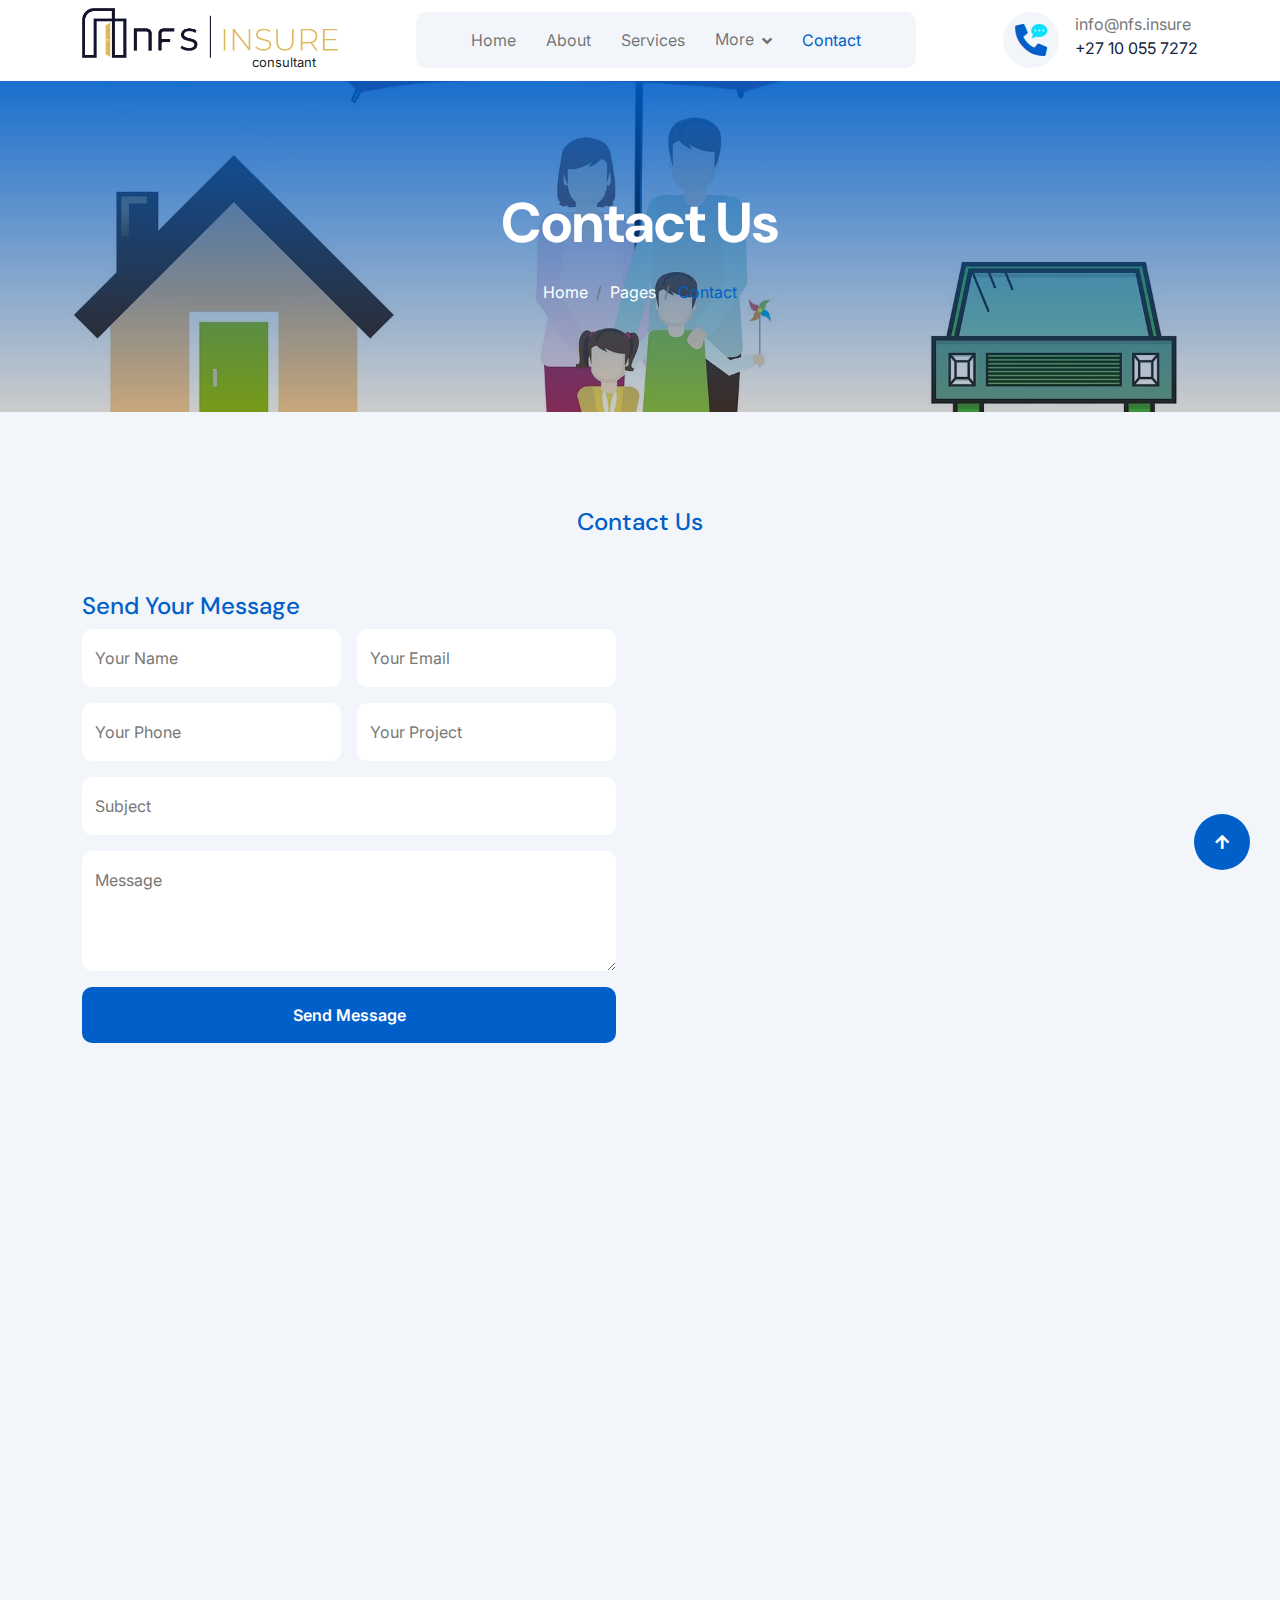
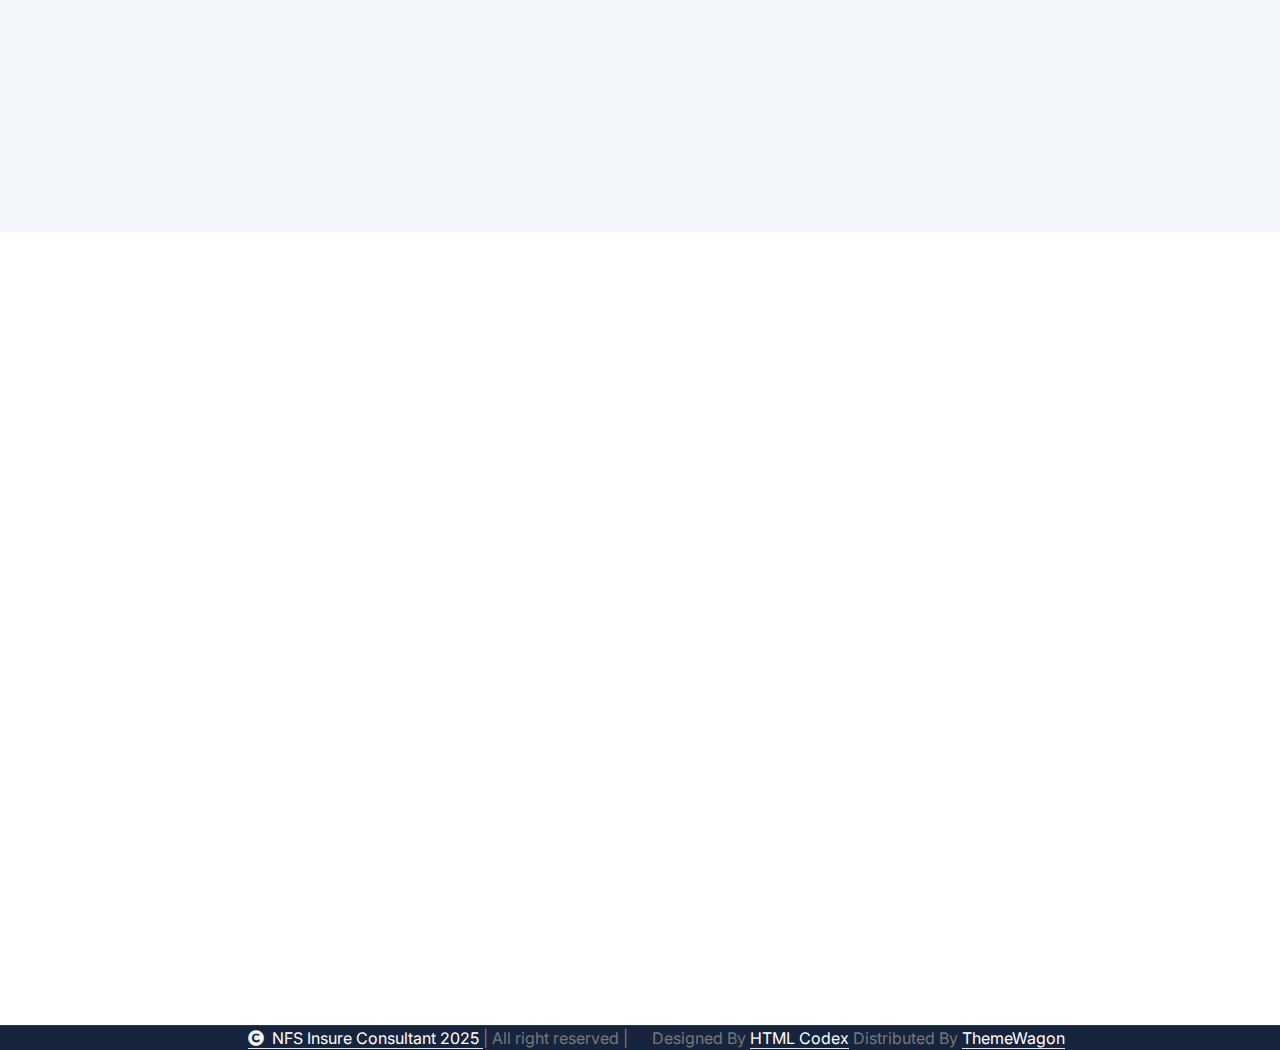
<file: contact.html>
<!DOCTYPE html>
<html lang="en">

    <head>
        <meta charset="utf-8">
        <title>NFS - Insurance</title>
        <meta content="width=device-width, initial-scale=1.0" name="viewport">
        <meta content="" name="keywords">
        <meta content="" name="description">

        <!-- Google Web Fonts -->
        <link rel="preconnect" href="https://fonts.googleapis.com">
        <link rel="preconnect" href="https://fonts.gstatic.com" crossorigin>
        <link href="https://fonts.googleapis.com/css2?family=DM+Sans:ital,opsz,wght@0,9..40,100..1000;1,9..40,100..1000&family=Inter:slnt,wght@-10..0,100..900&display=swap" rel="stylesheet">

        <!-- Icon Font Stylesheet -->
        <link rel="stylesheet" href="https://use.fontawesome.com/releases/v5.15.4/css/all.css"/>
        <link href="https://cdn.jsdelivr.net/npm/bootstrap-icons@1.4.1/font/bootstrap-icons.css" rel="stylesheet">

        <!-- Libraries Stylesheet -->
        <link rel="stylesheet" href="lib/animate/animate.min.css"/>
        <link href="lib/lightbox/css/lightbox.min.css" rel="stylesheet">
        <link href="lib/owlcarousel/assets/owl.carousel.min.css" rel="stylesheet">


        <!-- Customized Bootstrap Stylesheet -->
        <link href="css/bootstrap.min.css" rel="stylesheet">

        <!-- Template Stylesheet -->
        <link href="css/style.css" rel="stylesheet">
    </head>

    <body>

        <!-- Spinner Start -->
        <div id="spinner" class="show bg-white position-fixed translate-middle w-100 vh-100 top-50 start-50 d-flex align-items-center justify-content-center">
            <div class="spinner-border text-primary" style="width: 3rem; height: 3rem;" role="status">
                <span class="sr-only">Loading...</span>
            </div>
        </div>
        <!-- Spinner End -->

        <!-- Navbar & Hero Start -->
        <div class="container-fluid nav-bar px-0 px-lg-4 py-lg-0">
            <div class="container">
                <nav class="navbar navbar-expand-lg navbar-light"> 
                    <a href="#" class="navbar-brand p-0">
                        <img src="img/NFS_Insure_Logo_Blue_Mustard_Combination@2x.png" alt="Logo"> 
                        <span style="
                        display: flex;
                        padding-left: 170px;
                        font-size: small;
                        margin-top: -5px;">consultant</span>
                    </a>
                    <button class="navbar-toggler" type="button" data-bs-toggle="collapse" data-bs-target="#navbarCollapse">
                        <span class="fa fa-bars"></span>
                    </button>
                    <div class="collapse navbar-collapse" id="navbarCollapse">
                        <div class="navbar-nav mx-0 mx-lg-auto">
                            <a href="index.html" class="nav-item nav-link">Home</a>
                            <a href="about.html" class="nav-item nav-link">About</a>
                            <a href="service.html" class="nav-item nav-link">Services</a>
                            <!-- <a href="blog.html" class="nav-item nav-link">Blog</a> -->
                            <div class="nav-item dropdown">
                                <a href="#" class="nav-link" data-bs-toggle="dropdown">
                                    <span class="dropdown-toggle">More</span>
                                </a>
                                <div class="dropdown-menu">
                                    <a href="feature.html" class="dropdown-item">Our Features</a>
                                    <a href="testimonial.html" class="dropdown-item">Testimonial</a>
                                    <a href="FAQ.html" class="dropdown-item">FAQs</a>
                                </div>
                            </div>
                            <a href="contact.html" class="nav-item nav-link active">Contact</a>
                        </div>
                    </div>
                    <div class="d-none d-xl-flex flex-shrink-0 ps-4">
                        <a href="#" class="btn btn-light btn-lg-square rounded-circle position-relative wow tada" data-wow-delay=".9s">
                            <i class="fa fa-phone-alt fa-2x"></i>
                            <div class="position-absolute" style="top: 7px; right: 12px;">
                                <span><i class="fa fa-comment-dots text-secondary"></i></span>
                            </div>
                        </a>
                        <div class="d-flex flex-column ms-3">
                            <span>info@nfs.insure</span>
                            <a href="tel:+27 10 055 7272"><span class="text-dark">+27 10 055 7272</span></a>
                        </div>
                    </div>
                </nav>
            </div>
        </div>
        <!-- Navbar & Hero End -->

        <!-- Modal Search Start -->
        <div class="modal fade" id="searchModal" tabindex="-1" aria-labelledby="exampleModalLabel" aria-hidden="true">
            <div class="modal-dialog modal-fullscreen">
                <div class="modal-content rounded-0">
                    <div class="modal-header">
                        <h5 class="modal-title" id="exampleModalLabel">Search by keyword</h5>
                        <button type="button" class="btn-close" data-bs-dismiss="modal" aria-label="Close"></button>
                    </div>
                    <div class="modal-body d-flex align-items-center bg-primary">
                        <div class="input-group w-75 mx-auto d-flex">
                            <input type="search" class="form-control p-3" placeholder="keywords" aria-describedby="search-icon-1">
                            <span id="search-icon-1" class="btn bg-light border nput-group-text p-3"><i class="fa fa-search"></i></span>
                        </div>
                    </div>
                </div>
            </div>
        </div>
        <!-- Modal Search End -->


        <!-- Header Start -->
        <div class="container-fluid bg-breadcrumb">
            <div class="container text-center py-5" style="max-width: 900px;">
                <h4 class="text-white display-4 mb-4 wow fadeInDown" data-wow-delay="0.01s">Contact Us</h4>
                <ol class="breadcrumb d-flex justify-content-center mb-0 wow fadeInDown" data-wow-delay="0.3s">
                    <li class="breadcrumb-item"><a href="index.html">Home</a></li>
                    <li class="breadcrumb-item"><a href="#">Pages</a></li>
                    <li class="breadcrumb-item active text-primary">Contact</li>
                </ol>    
            </div>
        </div>
        <!-- Header End -->


        <!-- Contact Start -->
        <div class="container-fluid contact bg-light py-5">
            <div class="container py-5">
                <div class="text-center mx-auto pb-5 wow fadeInUp" data-wow-delay="0.02s" style="max-width: 800px;">
                    <h4 class="text-primary">Contact Us</h4>
                </div>
                <div class="row g-5">
                    <div class="col-xl-6 wow fadeInRight" data-wow-delay="0.04s">
                        <div>
                            <h4 class="text-primary">Send Your Message</h4>
                            <form>
                                <div class="row g-3">
                                    <div class="col-lg-12 col-xl-6">
                                        <div class="form-floating">
                                            <input type="text" class="form-control border-0" id="name" placeholder="Your Name">
                                            <label for="name">Your Name</label>
                                        </div>
                                    </div>
                                    <div class="col-lg-12 col-xl-6">
                                        <div class="form-floating">
                                            <input type="email" class="form-control border-0" id="email" placeholder="Your Email">
                                            <label for="email">Your Email</label>
                                        </div>
                                    </div>
                                    <div class="col-lg-12 col-xl-6">
                                        <div class="form-floating">
                                            <input type="phone" class="form-control border-0" id="phone" placeholder="Phone">
                                            <label for="phone">Your Phone</label>
                                        </div>
                                    </div>
                                    <div class="col-lg-12 col-xl-6">
                                        <div class="form-floating">
                                            <input type="text" class="form-control border-0" id="project" placeholder="Project">
                                            <label for="project">Your Project</label>
                                        </div>
                                    </div>
                                    <div class="col-12">
                                        <div class="form-floating">
                                            <input type="text" class="form-control border-0" id="subject" placeholder="Subject">
                                            <label for="subject">Subject</label>
                                        </div>
                                    </div>
                                    <div class="col-12">
                                        <div class="form-floating">
                                            <textarea class="form-control border-0" placeholder="Leave a message here" id="message" style="height: 120px"></textarea>
                                            <label for="message">Message</label>
                                        </div>

                                    </div>
                                    <div class="col-12">
                                        <button class="btn btn-primary w-100 py-3">Send Message</button>
                                    </div>
                                </div>
                            </form>
                        </div>
                    </div>
                    <div class="col-12">
                        <div>
                            <div class="row g-4">
                                <div class="col-md-6 col-lg-3 wow fadeInUp" data-wow-delay="0.02s">
                                    <div class="contact-add-item">
                                        <div class="contact-icon text-primary mb-4">
                                            <i class="fas fa-map-marker-alt fa-2x"></i>
                                        </div>
                                        <div>
                                            <h4>Address</h4>
                                            <p class="mb-0">Eagle Canyon Office Park,
                                                        Corner Christiaan De Wet Street 
                                                        and Dolfyn Street, 
                                                        Randpark Ridge, 
                                                        2154</p>
                                        </div>
                                    </div>
                                </div>
                                <div class="col-md-6 col-lg-3 wow fadeInUp" data-wow-delay="0.04s">
                                    <div class="contact-add-item">
                                        <div class="contact-icon text-primary mb-4">
                                            <i class="fas fa-envelope fa-2x"></i>
                                        </div>
                                        <div>
                                            <h4>Mail Us</h4>
                                            <p class="mb-0">info@nfs.insure</p>
                                        </div>
                                    </div>
                                </div>
                                <div class="col-md-6 col-lg-3 wow fadeInUp" data-wow-delay="0.06s">
                                    <div class="contact-add-item">
                                        <div class="contact-icon text-primary mb-4">
                                            <i class="fa fa-phone-alt fa-2x"></i>
                                        </div>
                                        <div>
                                            <h4>Telephone</h4>
                                            <p class="mb-0">+27 10 055 7272</p>
                                        </div>
                                    </div>
                                </div>
                                <div class="col-md-6 col-lg-3 wow fadeInUp" data-wow-delay="0.08s">
                                    <div class="contact-add-item">
                                        <div class="contact-icon text-primary mb-4">
                                            <i class="fab fa-firefox-browser fa-2x"></i>
                                        </div>
                                        <div>
                                            <h4>https://nfs.insure</h4>
                                        </div>
                                    </div>
                                </div>
                            </div>
                        </div>
                    </div>
                    <div class="col-12 wow fadeInUp" data-wow-delay="0.02s">
                        <div class="rounded">
                            <iframe src="https://www.google.com/maps/embed?pb=!1m18!1m12!1m3!1d1791.6330608044148!2d27.927376595862565!3d-26.090230254686656!2m3!1f0!2f0!3f0!3m2!1i1024!2i768!4f13.1!3m3!1m2!1s0x1e9575b6f2fd9529%3A0xe5feccb958098b00!2sEagle%20Canyon%20Office%20Park!5e0!3m2!1sen!2sza!4v1737642839569!5m2!1sen!2sza" class="rounded w-100" 
                            style="height: 400px;" loading="lazy" referrerpolicy="no-referrer-when-downgrade"></iframe>
                        </div>
                    </div>
                </div>
            </div>
        </div>
        <!-- Contact End -->


        <!-- Footer Start -->
        <div class="container-fluid footer py-5 wow fadeIn" data-wow-delay="0.02s">
            <div class="container py-5">
                <div class="row g-5">
                    <div class="col-xl-9">
                        <div class="mb-5">
                            <div class="row g-4">
                                <div class="col-md-6 col-lg-6 col-xl-5">
                                    <div>
                                        <a href="index.html" class="p-0">
                                            <img style="height: 50px;margin-bottom: 10px;"
                                                src="img/NFS_Insure_Logo_Off-white_Mustard_Combination@2x.png" alt="Logo">
                                        </a>
                                        <p class="text-white">NFS Insure Consultant (Pty) Ltd is an Authorised Financial Services Provider (FSP No. 53910)</p>
                                        <div class="col-md-6 col-lg-6 col-xl-6">
                                            <div class="footer-item">
                                        <a href="#"><i class="fas fa-angle-right me-2"></i> PAIA Manual</a>
                                        <a href="#"><i class="fas fa-angle-right me-2"></i> Conflict of Interest</a>
                                        <a href="#"><i class="fas fa-angle-right me-2"></i> Complaints</a>
                                        <a href="#"><i class="fas fa-angle-right me-2"></i> TCF</a>
                                        <a href="#"><i class="fas fa-angle-right me-2"></i> Privacy Notice</a>
                                    </div>
                                </div>
                                    </div>
                                </div>
                                <div class="col-md-6 col-lg-6 col-xl-3">
                                    <div class="footer-item">
                                        <h4 class="text-white mb-4">Useful Links</h4>
                                        <a href="#"><i class="fas fa-angle-right me-2"></i> About Us</a>
                                        <a href="#"><i class="fas fa-angle-right me-2"></i> Features</a>
                                        <a href="#"><i class="fas fa-angle-right me-2"></i> Services</a>
                                        <a href="#"><i class="fas fa-angle-right me-2"></i> FAQ's</a>
                                        
                                        <a href="#"><i class="fas fa-angle-right me-2"></i> Contact</a>
                                    </div>
                                </div>
                                <div class="col-md-6 col-lg-6 col-xl-4">
                                    <div class="footer-item">
                                        <h4 class="mb-4 text-white">Instagram</h4>
                                        <div class="row g-3">
                                            <div class="col-4">
                                                <div class="footer-instagram rounded">
                                                    <img src="img/instagram-footer-1.jpg" class="img-fluid w-100" alt="">
                                                    <div class="footer-search-icon">
                                                        <a href="https://www.instagram.com" target="_blank"><i
                                                                class="fas fa-link text-white"></i></a>
                                                    </div>
                                                </div>
                                            </div>
                                            <div class="col-4">
                                                <div class="footer-instagram rounded">
                                                    <img src="img/instagram-footer-2.jpg" class="img-fluid w-100" alt="">
                                                    <div class="footer-search-icon">
                                                        <a href="https://www.instagram.com" target="_blank"><i
                                                            class="fas fa-link text-white"></i></a>
                                                    </div>
                                                </div>
                                            </div>
                                            <div class="col-4">
                                                <div class="footer-instagram rounded">
                                                    <img src="img/instagram-footer-3.jpg" class="img-fluid w-100" alt="">
                                                    <div class="footer-search-icon">
                                                        <a href="https://www.instagram.com" target="_blank"><i
                                                            class="fas fa-link text-white"></i></a>
                                                    </div>
                                                </div>
                                            </div>
                                            <div class="col-4">
                                                <div class="footer-instagram rounded">
                                                    <img src="img/instagram-footer-4.jpg" class="img-fluid w-100" alt="">
                                                    <div class="footer-search-icon">
                                                        <a href="https://www.instagram.com" target="_blank"><i
                                                            class="fas fa-link text-white"></i></a>
                                                    </div>
                                                </div>
                                            </div>
                                            <div class="col-4">
                                                <div class="footer-instagram rounded">
                                                    <img src="img/instagram-footer-5.jpg" class="img-fluid w-100" alt="">
                                                    <div class="footer-search-icon">
                                                        <a href="https://www.instagram.com" target="_blank"><i
                                                            class="fas fa-link text-white"></i></a>
                                                    </div>
                                                </div>
                                            </div>
                                            <div class="col-4">
                                                <div class="footer-instagram rounded">
                                                    <img src="img/instagram-footer-6.jpg" class="img-fluid w-100" alt="">
                                                    <div class="footer-search-icon">
                                                        <a href="https://www.instagram.com" target="_blank"><i
                                                            class="fas fa-link text-white"></i></a>
                                                    </div>
                                                </div>
                                            </div>
                                        </div>
                                    </div>
                                </div>
                            </div>
                        </div>
                        <div class="pt-5" style="border-top: 1px solid rgba(255, 255, 255, 0.08);">
                            <div class="row g-0">
                                <div class="col-12">
                                    <div class="row g-4">
                                        <div class="col-lg-6 col-xl-4">
                                            <div class="d-flex">
                                                <div class="btn-xl-square bg-primary text-white rounded p-4 me-4">
                                                    <i class="fas fa-map-marker-alt fa-2x"></i>
                                                </div>
                                                <div>
                                                    <h4 class="text-white">Address</h4>
                                                    <p class="mb-0">Eagle Canyon Office Park,
                                                        Corner Christiaan De Wet Street
                                                        and Dolfyn Street,
                                                        Randpark Ridge,
                                                        2154
                                                    </p>
                                                </div>
                                            </div>
                                        </div>
                                        <div class="col-lg-6 col-xl-4">
                                            <div class="d-flex">
                                                <div class="btn-xl-square bg-primary text-white rounded p-4 me-4">
                                                    <i class="fas fa-envelope fa-2x"></i>
                                                </div>
                                                <div>
                                                    <h4 class="text-white">Mail Us</h4>
                                                    <p class="mb-0">info@nfs.insure</p>
                                                </div>
                                            </div>
                                        </div>
                                        <div class="col-lg-6 col-xl-4">
                                            <div class="d-flex">
                                                <div class="btn-xl-square bg-primary text-white rounded p-4 me-4">
                                                    <i class="fa fa-phone-alt fa-2x"></i>
                                                </div>
                                                <div>
                                                    <h4 class="text-white">Telephone</h4>
                                                    <p class="mb-0">+27 10 055 7272</p>
                                                </div>
                                            </div>
                                        </div>
                                    </div>
                                </div>
                            </div>
                        </div>
                    </div>
    
                    <div class="col-xl-3">
                        <div class="footer-item">
                            <h4 class="text-white mb-4">Our Promise</h4>
                            <p class="text-white mb-3">Protecting your tomorrow, today.</p>
                            <div class="d-flex flex-shrink-0">
                                <div class="footer-btn">
                                    <a href="#" class="btn btn-lg-square rounded-circle position-relative wow tada"
                                        data-wow-delay=".9s">
                                        <i class="fa fa-phone-alt fa-2x"></i>
                                        <div class="position-absolute" style="top: 2px; right: 12px;">
                                            <span><i class="fa fa-comment-dots text-secondary"></i></span>
                                        </div>
                                    </a>
                                </div>
                                <div class="d-flex flex-column ms-3 flex-shrink-0">
                                    <span class="text-light">info@nfs.insure</span>
                                    <a href="tel:+27 10 055 7272"><span class="text-light">+27 10 055 7272</span></a>
                                </div>
                            </div>
                        </div>
                    </div>
                </div>
            </div>
        </div>
        <!-- Footer End -->
        
        <!-- Copyright Start -->
        <div class="container-fluid copyright">
            <div class="container">
                <div class="row g-4 align-items-center">
                    <div class="col-md-6 text-center text-md-end mb-md-0">
                        <span class="text-body"><a href="#" class="border-bottom text-white"><i class="fas fa-copyright text-light me-2"></i>NFS Insure Consultant 2025 </a>| All right reserved |</span>
                    </div>
                    <div class="col-md-6 text-center text-md-start text-body">
                        Designed By <a class="border-bottom text-white" href="https://htmlcodex.com">HTML Codex</a> Distributed By <a class="border-bottom text-white" href="https://themewagon.com">ThemeWagon</a>
                    </div>
                </div>
            </div>
        </div>
        <!-- Copyright End -->


        <!-- Back to Top -->
        <a href="#" class="btn btn-primary btn-lg-square rounded-circle back-to-top"><i class="fa fa-arrow-up"></i></a>   

        
        <!-- JavaScript Libraries -->
        <script src="https://ajax.googleapis.com/ajax/libs/jquery/3.6.4/jquery.min.js"></script>
        <script src="https://cdn.jsdelivr.net/npm/bootstrap@5.0.0/dist/js/bootstrap.bundle.min.js"></script>
        <script src="lib/wow/wow.min.js"></script>
        <script src="lib/easing/easing.min.js"></script>
        <script src="lib/waypoints/waypoints.min.js"></script>
        <script src="lib/counterup/counterup.min.js"></script>
        <script src="lib/lightbox/js/lightbox.min.js"></script>
        <script src="lib/owlcarousel/owl.carousel.min.js"></script>
        

        <!-- Template Javascript -->
        <script src="js/main.js"></script>
    </body>

</html>
</file>
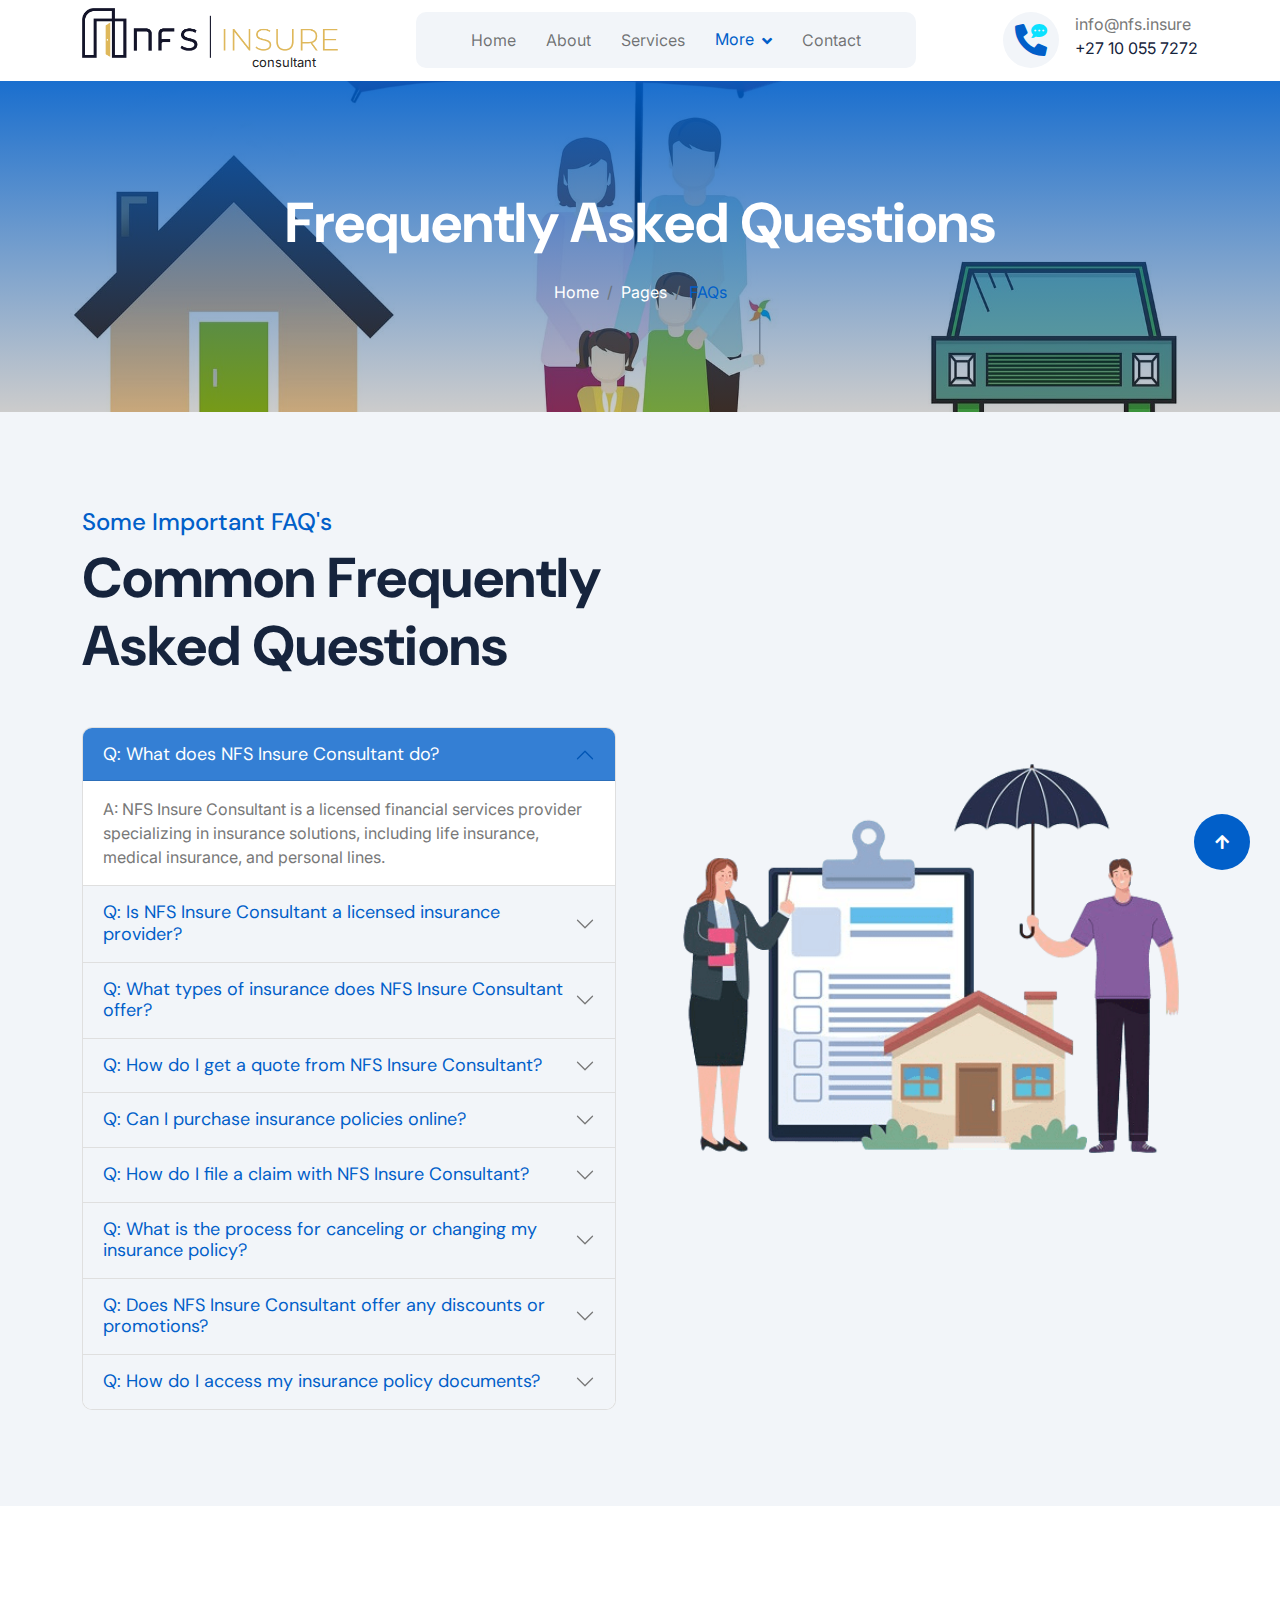
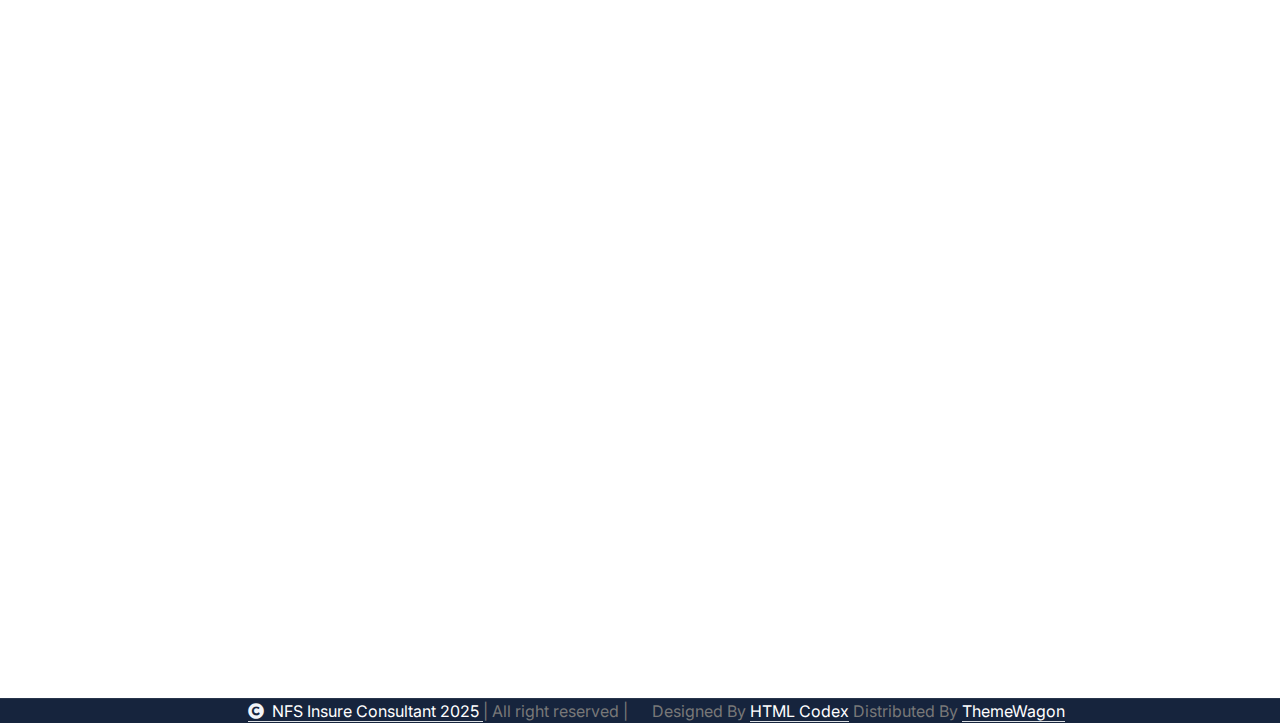
<file: FAQ.html>
<!DOCTYPE html>
<html lang="en">

    <head>
        <meta charset="utf-8">
        <title>NFS - Insurance</title>
        <meta content="width=device-width, initial-scale=1.0" name="viewport">
        <meta content="" name="keywords">
        <meta content="" name="description">

        <!-- Google Web Fonts -->
        <link rel="preconnect" href="https://fonts.googleapis.com">
        <link rel="preconnect" href="https://fonts.gstatic.com" crossorigin>
        <link href="https://fonts.googleapis.com/css2?family=DM+Sans:ital,opsz,wght@0,9..40,100..1000;1,9..40,100..1000&family=Inter:slnt,wght@-10..0,100..900&display=swap" rel="stylesheet">

        <!-- Icon Font Stylesheet -->
        <link rel="stylesheet" href="https://use.fontawesome.com/releases/v5.15.4/css/all.css"/>
        <link href="https://cdn.jsdelivr.net/npm/bootstrap-icons@1.4.1/font/bootstrap-icons.css" rel="stylesheet">

        <!-- Libraries Stylesheet -->
        <link rel="stylesheet" href="lib/animate/animate.min.css"/>
        <link href="lib/lightbox/css/lightbox.min.css" rel="stylesheet">
        <link href="lib/owlcarousel/assets/owl.carousel.min.css" rel="stylesheet">


        <!-- Customized Bootstrap Stylesheet -->
        <link href="css/bootstrap.min.css" rel="stylesheet">

        <!-- Template Stylesheet -->
        <link href="css/style.css" rel="stylesheet">
    </head>

    <body>

        <!-- Spinner Start -->
        <div id="spinner" class="show bg-white position-fixed translate-middle w-100 vh-100 top-50 start-50 d-flex align-items-center justify-content-center">
            <div class="spinner-border text-primary" style="width: 3rem; height: 3rem;" role="status">
                <span class="sr-only">Loading...</span>
            </div>
        </div>
        <!-- Spinner End -->

        <!-- Navbar & Hero Start -->
        <div class="container-fluid nav-bar px-0 px-lg-4 py-lg-0">
            <div class="container">
                <nav class="navbar navbar-expand-lg navbar-light"> 
                    <a href="#" class="navbar-brand p-0">
                        <img src="img/NFS_Insure_Logo_Blue_Mustard_Combination@2x.png" alt="Logo"> 
                        <span style="
                        display: flex;
                        padding-left: 170px;
                        font-size: small;
                        margin-top: -5px;">consultant</span>
                    </a>
                    <button class="navbar-toggler" type="button" data-bs-toggle="collapse" data-bs-target="#navbarCollapse">
                        <span class="fa fa-bars"></span>
                    </button>
                    <div class="collapse navbar-collapse" id="navbarCollapse">
                        <div class="navbar-nav mx-0 mx-lg-auto">
                            <a href="index.html" class="nav-item nav-link">Home</a>
                            <a href="about.html" class="nav-item nav-link">About</a>
                            <a href="service.html" class="nav-item nav-link">Services</a>
                            <!-- <a href="blog.html" class="nav-item nav-link">Blog</a> -->
                            <div class="nav-item dropdown active">
                                <a href="#" class="nav-link" data-bs-toggle="dropdown">
                                    <span class="dropdown-toggle">More</span>
                                </a>
                                <div class="dropdown-menu">
                                    <a href="feature.html" class="dropdown-item">Our Features</a>
                                    <a href="testimonial.html" class="dropdown-item">Testimonial</a>
                                    <a href="FAQ.html" class="dropdown-item active">FAQs</a>
                                </div>
                            </div>
                            <a href="contact.html" class="nav-item nav-link">Contact</a>
                        </div>
                    </div>
                    <div class="d-none d-xl-flex flex-shrink-0 ps-4">
                        <a href="#" class="btn btn-light btn-lg-square rounded-circle position-relative wow tada" data-wow-delay=".9s">
                            <i class="fa fa-phone-alt fa-2x"></i>
                            <div class="position-absolute" style="top: 7px; right: 12px;">
                                <span><i class="fa fa-comment-dots text-secondary"></i></span>
                            </div>
                        </a>
                        <div class="d-flex flex-column ms-3">
                            <span>info@nfs.insure</span>
                            <a href="tel:+27 10 055 7272"><span class="text-dark">+27 10 055 7272</span></a>
                        </div>
                    </div>
                </nav>
            </div>
        </div>
        <!-- Navbar & Hero End -->

        <!-- Modal Search Start -->
        <div class="modal fade" id="searchModal" tabindex="-1" aria-labelledby="exampleModalLabel" aria-hidden="true">
            <div class="modal-dialog modal-fullscreen">
                <div class="modal-content rounded-0">
                    <div class="modal-header">
                        <h5 class="modal-title" id="exampleModalLabel">Search by keyword</h5>
                        <button type="button" class="btn-close" data-bs-dismiss="modal" aria-label="Close"></button>
                    </div>
                    <div class="modal-body d-flex align-items-center bg-primary">
                        <div class="input-group w-75 mx-auto d-flex">
                            <input type="search" class="form-control p-3" placeholder="keywords" aria-describedby="search-icon-1">
                            <span id="search-icon-1" class="btn bg-light border nput-group-text p-3"><i class="fa fa-search"></i></span>
                        </div>
                    </div>
                </div>
            </div>
        </div>
        <!-- Modal Search End -->


        <!-- Header Start -->
        <div class="container-fluid bg-breadcrumb">
            <div class="container text-center py-5" style="max-width: 900px;">
                <h4 class="text-white display-4 mb-4 wow fadeInDown" data-wow-delay="0.01s">Frequently Asked Questions</h4>
                <ol class="breadcrumb d-flex justify-content-center mb-0 wow fadeInDown" data-wow-delay="0.03s">
                    <li class="breadcrumb-item"><a href="index.html">Home</a></li>
                    <li class="breadcrumb-item"><a href="#">Pages</a></li>
                    <li class="breadcrumb-item active text-primary">FAQs</li>
                </ol>    
            </div>
        </div>
        <!-- Header End -->


        <!-- FAQs Start -->
        <div class="container-fluid faq-section bg-light py-5">
            <div class="container py-5">
                <div class="row g-5 align-items-center">
                    <div class="col-xl-6 wow fadeInLeft" data-wow-delay="0.02s">
                        <div class="h-100">
                            <div class="mb-5">
                                <h4 class="text-primary">Some Important FAQ's</h4>
                                <h1 class="display-4 mb-0">Common Frequently Asked Questions</h1>
                            </div>
                            <div class="accordion" id="accordionExample">
                                <div class="accordion-item">
                                    <h2 class="accordion-header" id="headingOne">
                                        <button class="accordion-button border-0" type="button" data-bs-toggle="collapse"
                                            data-bs-target="#collapseOne" aria-expanded="true" aria-controls="collapseOne">
                                            Q: What does NFS Insure Consultant do?
                                        </button>
                                    </h2>
                                    <div id="collapseOne" class="accordion-collapse collapse show active"
                                        aria-labelledby="headingOne" data-bs-parent="#accordionExample">
                                        <div class="accordion-body rounded">
                                            A: NFS Insure Consultant is a licensed financial services provider specializing in insurance solutions, including life insurance, medical insurance, and personal lines.
                                        </div>
                                    </div>
                                </div>
                                <div class="accordion-item">
                                    <h2 class="accordion-header" id="headingTwo">
                                        <button class="accordion-button collapsed" type="button" data-bs-toggle="collapse"
                                            data-bs-target="#collapseTwo" aria-expanded="false" aria-controls="collapseTwo">
                                            Q: Is NFS Insure Consultant a licensed insurance provider?
                                        </button>
                                    </h2>
                                    <div id="collapseTwo" class="accordion-collapse collapse" aria-labelledby="headingTwo"
                                        data-bs-parent="#accordionExample">
                                        <div class="accordion-body">
                                            A: NFS is not an insurance provider, it provides financial services on behalf of insurers/medical schemes
                                        </div>
                                    </div>
                                </div>
                                <div class="accordion-item">
                                    <h2 class="accordion-header" id="headingThree">
                                        <button class="accordion-button collapsed" type="button" data-bs-toggle="collapse"
                                            data-bs-target="#collapseThree" aria-expanded="false"
                                            aria-controls="collapseThree">
                                            Q: What types of insurance does NFS Insure Consultant offer?
                                        </button>
                                    </h2>
                                    <div id="collapseThree" class="accordion-collapse collapse"
                                        aria-labelledby="headingThree" data-bs-parent="#accordionExample">
                                        <div class="accordion-body">
                                            A: we have agreements with various insurers and medical schemes, we find the best solution for our clients
                                        </div>
                                    </div>
                                </div>
                                <div class="accordion-item">
                                    <h2 class="accordion-header" id="heading4">
                                        <button class="accordion-button collapsed" type="button" data-bs-toggle="collapse"
                                            data-bs-target="#collapse4" aria-expanded="false"
                                            aria-controls="collapse4">
                                            Q: How do I get a quote from NFS Insure Consultant?
                                        </button>
                                    </h2>
                                    <div id="collapse4" class="accordion-collapse collapse"
                                        aria-labelledby="heading4" data-bs-parent="#accordionExample">
                                        <div class="accordion-body">
                                            A: You can request a quote by contacting us through our website, emailing us directly, or calling our office. Reminder that a privacy notice form should be completed along with FNA and ROA.
                                        </div>
                                    </div>
                                </div>
                                <div class="accordion-item">
                                    <h2 class="accordion-header" id="heading5">
                                        <button class="accordion-button collapsed" type="button" data-bs-toggle="collapse"
                                            data-bs-target="#collapse5" aria-expanded="false"
                                            aria-controls="collapse5">
                                            Q: Can I purchase insurance policies online?
                                        </button>
                                    </h2>
                                    <div id="collapse5" class="accordion-collapse collapse"
                                        aria-labelledby="heading5" data-bs-parent="#accordionExample">
                                        <div class="accordion-body">
                                            A: NFS not an insurance company, NFS acts as the advisor contracted with various insurers/medical schemes
                                        </div>
                                    </div>
                                </div>
                                <div class="accordion-item">
                                    <h2 class="accordion-header" id="heading6">
                                        <button class="accordion-button collapsed" type="button" data-bs-toggle="collapse"
                                            data-bs-target="#collapse6" aria-expanded="false"
                                            aria-controls="collapse6">
                                            Q: How do I file a claim with NFS Insure Consultant?
                                        </button>
                                    </h2>
                                    <div id="collapse6" class="accordion-collapse collapse"
                                        aria-labelledby="heading6" data-bs-parent="#accordionExample">
                                        <div class="accordion-body">
                                            A: To file a claim, please contact our office directly, and our claims team will guide you through the process.
                                        </div>
                                    </div>
                                </div>
                                <div class="accordion-item">
                                    <h2 class="accordion-header" id="heading7">
                                        <button class="accordion-button collapsed" type="button" data-bs-toggle="collapse"
                                            data-bs-target="#collapse7" aria-expanded="false"
                                            aria-controls="collapse7">
                                            Q: What is the process for canceling or changing my insurance policy?
                                        </button>
                                    </h2>
                                    <div id="collapse7" class="accordion-collapse collapse"
                                        aria-labelledby="heading7" data-bs-parent="#accordionExample">
                                        <div class="accordion-body">
                                            A: Please contact our office, and our team will assist you with canceling or making changes to your insurance policy.
                                        </div>
                                    </div>
                                </div>
                                <div class="accordion-item">
                                    <h2 class="accordion-header" id="heading8">
                                        <button class="accordion-button collapsed" type="button" data-bs-toggle="collapse"
                                            data-bs-target="#collapse8" aria-expanded="false"
                                            aria-controls="collapse8">
                                            Q: Does NFS Insure Consultant offer any discounts or promotions?
                                        </button>
                                    </h2>
                                    <div id="collapse8" class="accordion-collapse collapse"
                                        aria-labelledby="heading8" data-bs-parent="#accordionExample">
                                        <div class="accordion-body">
                                            A: How does this work? Insurers don’t normally offer discounts. When all products fall under one umbrella, then maybe there can be savings.
                                        </div>
                                    </div>
                                </div>
                                <div class="accordion-item">
                                    <h2 class="accordion-header" id="heading9">
                                        <button class="accordion-button collapsed" type="button" data-bs-toggle="collapse"
                                            data-bs-target="#collapse9" aria-expanded="false"
                                            aria-controls="collapse9">
                                            Q: How do I access my insurance policy documents?
                                        </button>
                                    </h2>
                                    <div id="collapse9" class="accordion-collapse collapse"
                                        aria-labelledby="heading9" data-bs-parent="#accordionExample">
                                        <div class="accordion-body">
                                            A: Your policy documents will be emailed to you upon policy issuance. If you need to access your documents again, please contact our office.
                                        </div>
                                    </div>
                                </div>
                            </div>
                        </div>
                    </div>
                    <div class="col-xl-6 wow fadeInRight" data-wow-delay="0.04s">
                        <img src="img/carousel-2.png" class="img-fluid w-100" alt="">
                    </div>
                </div>
            </div>
        </div>
        <!-- FAQs End -->


        <!-- Footer Start -->
        <div class="container-fluid footer py-5 wow fadeIn" data-wow-delay="0.02s">
            <div class="container py-5">
                <div class="row g-5">
                    <div class="col-xl-9">
                        <div class="mb-5">
                            <div class="row g-4">
                                <div class="col-md-6 col-lg-6 col-xl-5">
                                    <div>
                                        <a href="index.html" class="p-0">
                                            <img style="height: 50px;margin-bottom: 10px;"
                                                src="img/NFS_Insure_Logo_Off-white_Mustard_Combination@2x.png" alt="Logo">
                                        </a>
                                        <p class="text-white">NFS Insure Consultant (Pty) Ltd is an Authorised Financial Services Provider (FSP No. 53910)</p>
                                        <div class="col-md-6 col-lg-6 col-xl-6">
                                            <div class="footer-item">
                                        <a href="#"><i class="fas fa-angle-right me-2"></i> PAIA Manual</a>
                                        <a href="#"><i class="fas fa-angle-right me-2"></i> Conflict of Interest</a>
                                        <a href="#"><i class="fas fa-angle-right me-2"></i> Complaints</a>
                                        <a href="#"><i class="fas fa-angle-right me-2"></i> TCF</a>
                                        <a href="#"><i class="fas fa-angle-right me-2"></i> Privacy Notice</a>
                                    </div>
                                </div>
                                    </div>
                                </div>
                                <div class="col-md-6 col-lg-6 col-xl-3">
                                    <div class="footer-item">
                                        <h4 class="text-white mb-4">Useful Links</h4>
                                        <a href="#"><i class="fas fa-angle-right me-2"></i> About Us</a>
                                        <a href="#"><i class="fas fa-angle-right me-2"></i> Features</a>
                                        <a href="#"><i class="fas fa-angle-right me-2"></i> Services</a>
                                        <a href="#"><i class="fas fa-angle-right me-2"></i> FAQ's</a>
                                        
                                        <a href="#"><i class="fas fa-angle-right me-2"></i> Contact</a>
                                    </div>
                                </div>
                                <div class="col-md-6 col-lg-6 col-xl-4">
                                    <div class="footer-item">
                                        <h4 class="mb-4 text-white">Instagram</h4>
                                        <div class="row g-3">
                                            <div class="col-4">
                                                <div class="footer-instagram rounded">
                                                    <img src="img/instagram-footer-1.jpg" class="img-fluid w-100" alt="">
                                                    <div class="footer-search-icon">
                                                        <a href="https://www.instagram.com" target="_blank"><i
                                                                class="fas fa-link text-white"></i></a>
                                                    </div>
                                                </div>
                                            </div>
                                            <div class="col-4">
                                                <div class="footer-instagram rounded">
                                                    <img src="img/instagram-footer-2.jpg" class="img-fluid w-100" alt="">
                                                    <div class="footer-search-icon">
                                                        <a href="https://www.instagram.com" target="_blank"><i
                                                            class="fas fa-link text-white"></i></a>
                                                    </div>
                                                </div>
                                            </div>
                                            <div class="col-4">
                                                <div class="footer-instagram rounded">
                                                    <img src="img/instagram-footer-3.jpg" class="img-fluid w-100" alt="">
                                                    <div class="footer-search-icon">
                                                        <a href="https://www.instagram.com" target="_blank"><i
                                                            class="fas fa-link text-white"></i></a>
                                                    </div>
                                                </div>
                                            </div>
                                            <div class="col-4">
                                                <div class="footer-instagram rounded">
                                                    <img src="img/instagram-footer-4.jpg" class="img-fluid w-100" alt="">
                                                    <div class="footer-search-icon">
                                                        <a href="https://www.instagram.com" target="_blank"><i
                                                            class="fas fa-link text-white"></i></a>
                                                    </div>
                                                </div>
                                            </div>
                                            <div class="col-4">
                                                <div class="footer-instagram rounded">
                                                    <img src="img/instagram-footer-5.jpg" class="img-fluid w-100" alt="">
                                                    <div class="footer-search-icon">
                                                        <a href="https://www.instagram.com" target="_blank"><i
                                                            class="fas fa-link text-white"></i></a>
                                                    </div>
                                                </div>
                                            </div>
                                            <div class="col-4">
                                                <div class="footer-instagram rounded">
                                                    <img src="img/instagram-footer-6.jpg" class="img-fluid w-100" alt="">
                                                    <div class="footer-search-icon">
                                                        <a href="https://www.instagram.com" target="_blank"><i
                                                            class="fas fa-link text-white"></i></a>
                                                    </div>
                                                </div>
                                            </div>
                                        </div>
                                    </div>
                                </div>
                            </div>
                        </div>
                        <div class="pt-5" style="border-top: 1px solid rgba(255, 255, 255, 0.08);">
                            <div class="row g-0">
                                <div class="col-12">
                                    <div class="row g-4">
                                        <div class="col-lg-6 col-xl-4">
                                            <div class="d-flex">
                                                <div class="btn-xl-square bg-primary text-white rounded p-4 me-4">
                                                    <i class="fas fa-map-marker-alt fa-2x"></i>
                                                </div>
                                                <div>
                                                    <h4 class="text-white">Address</h4>
                                                    <p class="mb-0">Eagle Canyon Office Park,
                                                        Corner Christiaan De Wet Street
                                                        and Dolfyn Street,
                                                        Randpark Ridge,
                                                        2154
                                                    </p>
                                                </div>
                                            </div>
                                        </div>
                                        <div class="col-lg-6 col-xl-4">
                                            <div class="d-flex">
                                                <div class="btn-xl-square bg-primary text-white rounded p-4 me-4">
                                                    <i class="fas fa-envelope fa-2x"></i>
                                                </div>
                                                <div>
                                                    <h4 class="text-white">Mail Us</h4>
                                                    <p class="mb-0">info@nfs.insure</p>
                                                </div>
                                            </div>
                                        </div>
                                        <div class="col-lg-6 col-xl-4">
                                            <div class="d-flex">
                                                <div class="btn-xl-square bg-primary text-white rounded p-4 me-4">
                                                    <i class="fa fa-phone-alt fa-2x"></i>
                                                </div>
                                                <div>
                                                    <h4 class="text-white">Telephone</h4>
                                                    <p class="mb-0">+27 10 055 7272</p>
                                                </div>
                                            </div>
                                        </div>
                                    </div>
                                </div>
                            </div>
                        </div>
                    </div>
    
                    <div class="col-xl-3">
                        <div class="footer-item">
                            <h4 class="text-white mb-4">Our Promise</h4>
                            <p class="text-white mb-3">Protecting your tomorrow, today.</p>
                            <div class="d-flex flex-shrink-0">
                                <div class="footer-btn">
                                    <a href="#" class="btn btn-lg-square rounded-circle position-relative wow tada"
                                        data-wow-delay=".9s">
                                        <i class="fa fa-phone-alt fa-2x"></i>
                                        <div class="position-absolute" style="top: 2px; right: 12px;">
                                            <span><i class="fa fa-comment-dots text-secondary"></i></span>
                                        </div>
                                    </a>
                                </div>
                                <div class="d-flex flex-column ms-3 flex-shrink-0">
                                    <span class="text-light">info@nfs.insure</span>
                                    <a href="tel:+27 10 055 7272"><span class="text-light">+27 10 055 7272</span></a>
                                </div>
                            </div>
                        </div>
                    </div>
                </div>
            </div>
        </div>
        <!-- Footer End -->
        
        <!-- Copyright Start -->
        <div class="container-fluid copyright">
            <div class="container">
                <div class="row g-4 align-items-center">
                    <div class="col-md-6 text-center text-md-end mb-md-0">
                        <span class="text-body"><a href="#" class="border-bottom text-white"><i class="fas fa-copyright text-light me-2"></i>NFS Insure Consultant 2025 </a>| All right reserved |</span>
                    </div>
                    <div class="col-md-6 text-center text-md-start text-body">
                        Designed By <a class="border-bottom text-white" href="https://htmlcodex.com">HTML Codex</a> Distributed By <a class="border-bottom text-white" href="https://themewagon.com">ThemeWagon</a>
                    </div>
                </div>
            </div>
        </div>
        <!-- Copyright End -->


        <!-- Back to Top -->
        <a href="#" class="btn btn-primary btn-lg-square rounded-circle back-to-top"><i class="fa fa-arrow-up"></i></a>   

        
        <!-- JavaScript Libraries -->
        <script src="https://ajax.googleapis.com/ajax/libs/jquery/3.6.4/jquery.min.js"></script>
        <script src="https://cdn.jsdelivr.net/npm/bootstrap@5.0.0/dist/js/bootstrap.bundle.min.js"></script>
        <script src="lib/wow/wow.min.js"></script>
        <script src="lib/easing/easing.min.js"></script>
        <script src="lib/waypoints/waypoints.min.js"></script>
        <script src="lib/counterup/counterup.min.js"></script>
        <script src="lib/lightbox/js/lightbox.min.js"></script>
        <script src="lib/owlcarousel/owl.carousel.min.js"></script>
        

        <!-- Template Javascript -->
        <script src="js/main.js"></script>
    </body>

</html>
</file>
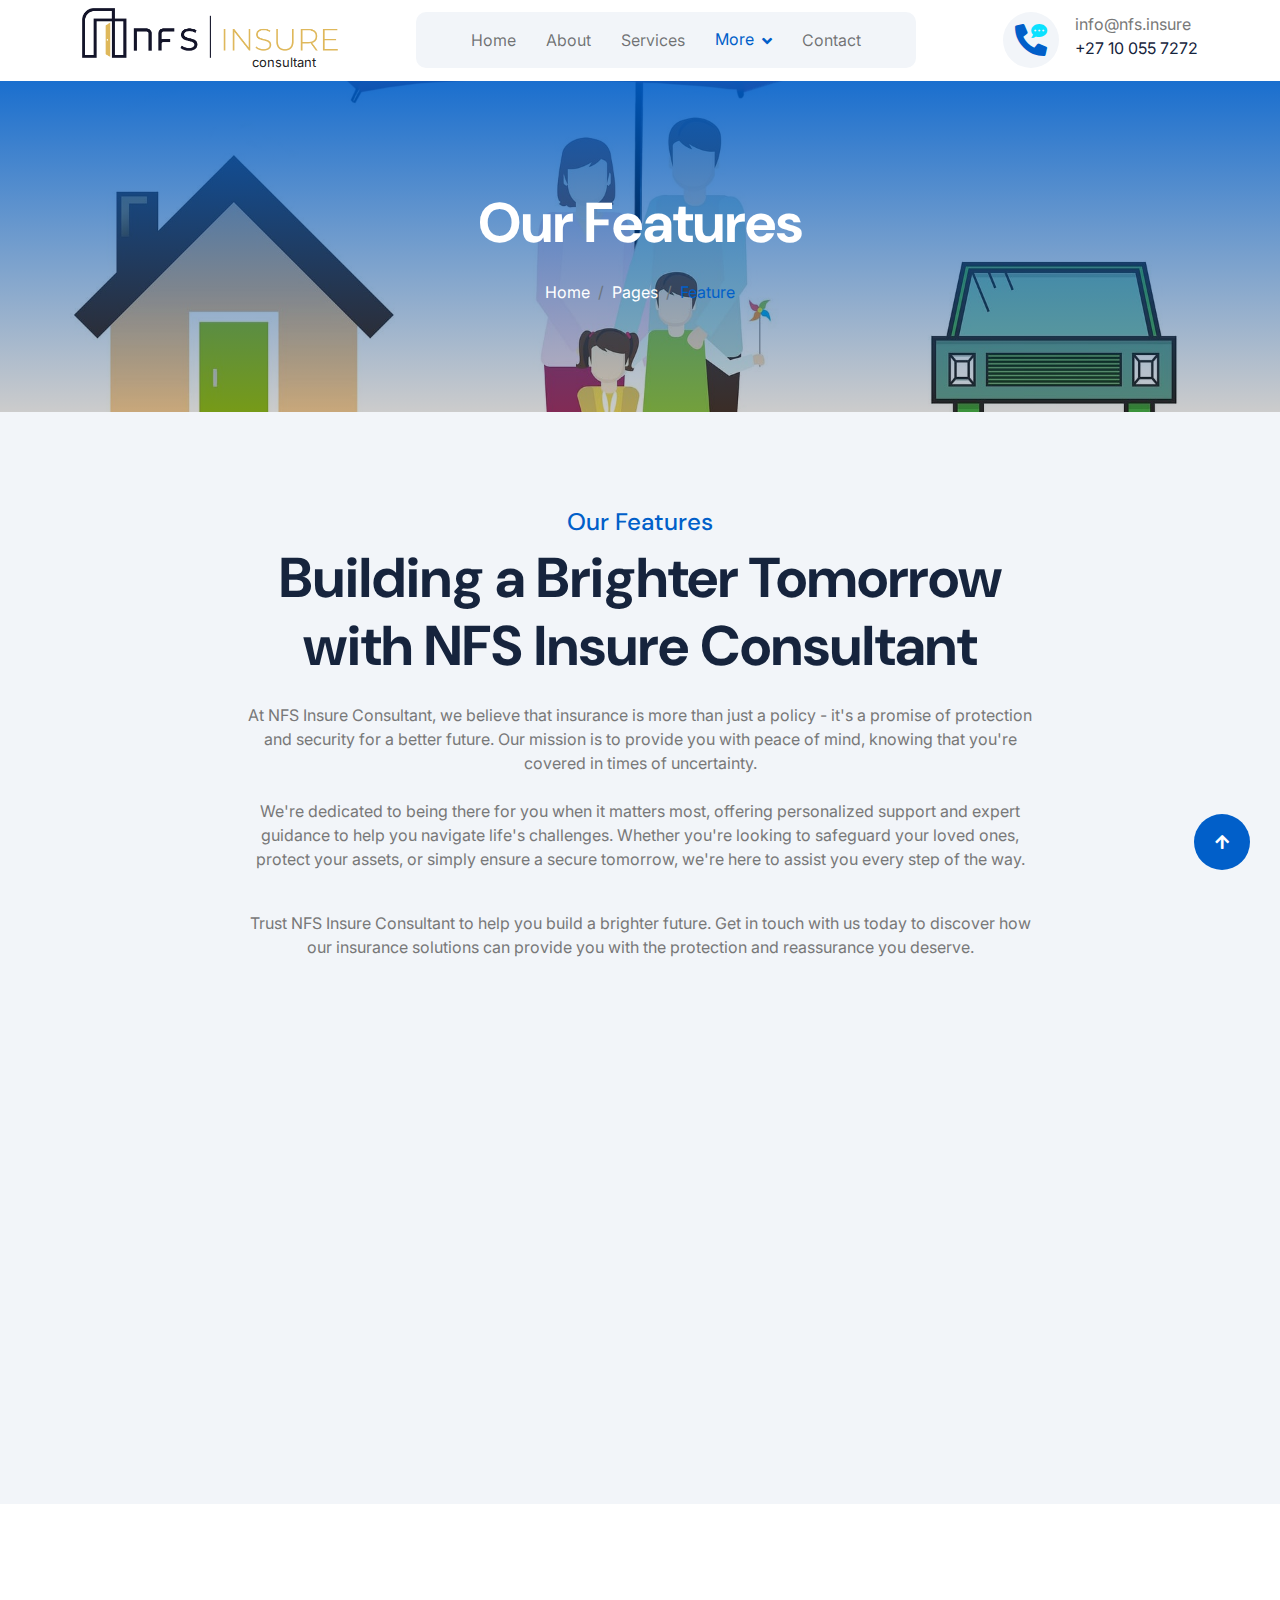
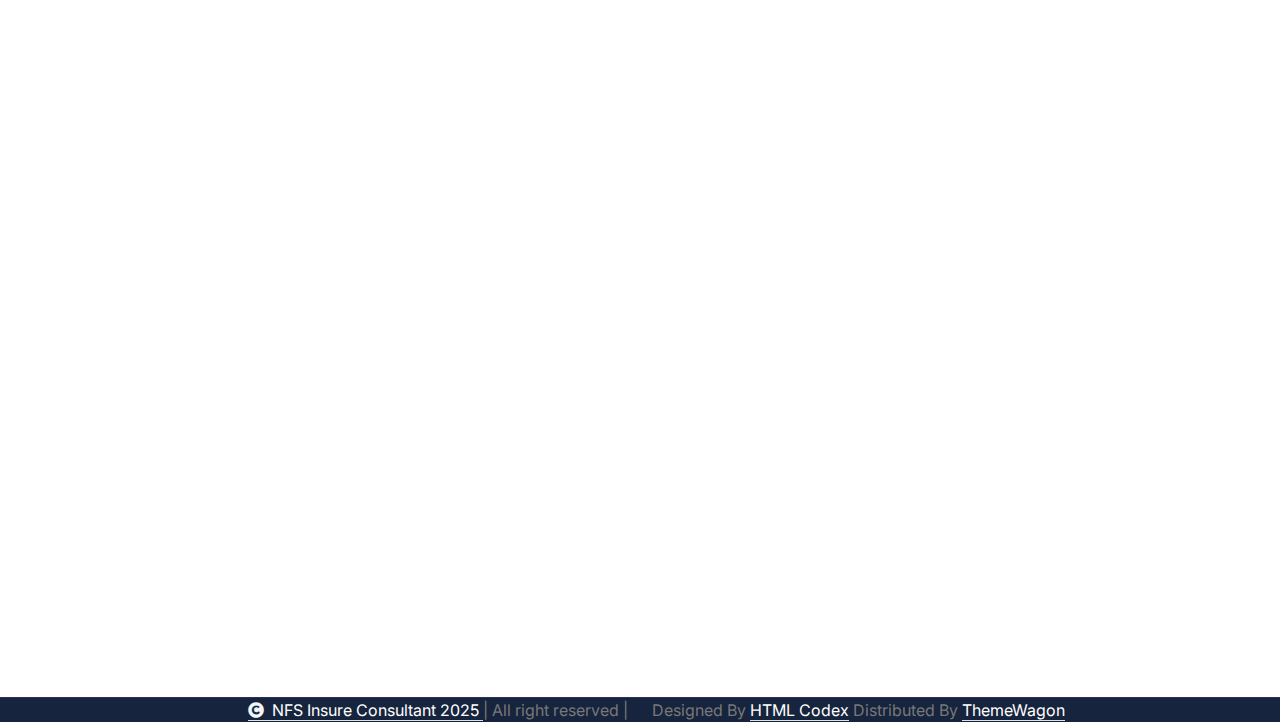
<file: feature.html>
<!DOCTYPE html>
<html lang="en">

    <head>
        <meta charset="utf-8">
        <title>NFS - Insurance</title>
        <meta content="width=device-width, initial-scale=1.0" name="viewport">
        <meta content="" name="keywords">
        <meta content="" name="description">

        <!-- Google Web Fonts -->
        <link rel="preconnect" href="https://fonts.googleapis.com">
        <link rel="preconnect" href="https://fonts.gstatic.com" crossorigin>
        <link href="https://fonts.googleapis.com/css2?family=DM+Sans:ital,opsz,wght@0,9..40,100..1000;1,9..40,100..1000&family=Inter:slnt,wght@-10..0,100..900&display=swap" rel="stylesheet">

        <!-- Icon Font Stylesheet -->
        <link rel="stylesheet" href="https://use.fontawesome.com/releases/v5.15.4/css/all.css"/>
        <link href="https://cdn.jsdelivr.net/npm/bootstrap-icons@1.4.1/font/bootstrap-icons.css" rel="stylesheet">

        <!-- Libraries Stylesheet -->
        <link rel="stylesheet" href="lib/animate/animate.min.css"/>
        <link href="lib/lightbox/css/lightbox.min.css" rel="stylesheet">
        <link href="lib/owlcarousel/assets/owl.carousel.min.css" rel="stylesheet">


        <!-- Customized Bootstrap Stylesheet -->
        <link href="css/bootstrap.min.css" rel="stylesheet">

        <!-- Template Stylesheet -->
        <link href="css/style.css" rel="stylesheet">
    </head>

    <body>

        <!-- Spinner Start -->
        <div id="spinner" class="show bg-white position-fixed translate-middle w-100 vh-100 top-50 start-50 d-flex align-items-center justify-content-center">
            <div class="spinner-border text-primary" style="width: 3rem; height: 3rem;" role="status">
                <span class="sr-only">Loading...</span>
            </div>
        </div>
        <!-- Spinner End -->

        <!-- Navbar & Hero Start -->
        <div class="container-fluid nav-bar px-0 px-lg-4 py-lg-0">
            <div class="container">
                <nav class="navbar navbar-expand-lg navbar-light"> 
                    <a href="#" class="navbar-brand p-0">
                        <img src="img/NFS_Insure_Logo_Blue_Mustard_Combination@2x.png" alt="Logo"> 
                        <span style="
                        display: flex;
                        padding-left: 170px;
                        font-size: small;
                        margin-top: -5px;">consultant</span>
                    </a>
                    <button class="navbar-toggler" type="button" data-bs-toggle="collapse" data-bs-target="#navbarCollapse">
                        <span class="fa fa-bars"></span>
                    </button>
                    <div class="collapse navbar-collapse" id="navbarCollapse">
                        <div class="navbar-nav mx-0 mx-lg-auto">
                            <a href="index.html" class="nav-item nav-link">Home</a>
                            <a href="about.html" class="nav-item nav-link">About</a>
                            <a href="service.html" class="nav-item nav-link">Services</a>
                            <!-- <a href="blog.html" class="nav-item nav-link">Blog</a> -->
                            <div class="nav-item dropdown active">
                                <a href="#" class="nav-link" data-bs-toggle="dropdown">
                                    <span class="dropdown-toggle">More</span>
                                </a>
                                <div class="dropdown-menu">
                                    <a href="feature.html" class="dropdown-item active">Our Features</a>
                                    <a href="testimonial.html" class="dropdown-item">Testimonial</a>
                                    <a href="FAQ.html" class="dropdown-item">FAQs</a>
                                </div>
                            </div>
                            <a href="contact.html" class="nav-item nav-link">Contact</a>
                        </div>
                    </div>
                    <div class="d-none d-xl-flex flex-shrink-0 ps-4">
                        <a href="#" class="btn btn-light btn-lg-square rounded-circle position-relative wow tada" data-wow-delay=".9s">
                            <i class="fa fa-phone-alt fa-2x"></i>
                            <div class="position-absolute" style="top: 7px; right: 12px;">
                                <span><i class="fa fa-comment-dots text-secondary"></i></span>
                            </div>
                        </a>
                        <div class="d-flex flex-column ms-3">
                            <span>info@nfs.insure</span>
                            <a href="tel:+27 10 055 7272"><span class="text-dark">+27 10 055 7272</span></a>
                        </div>
                    </div>
                </nav>
            </div>
        </div>
        <!-- Navbar & Hero End -->

        <!-- Modal Search Start -->
        <div class="modal fade" id="searchModal" tabindex="-1" aria-labelledby="exampleModalLabel" aria-hidden="true">
            <div class="modal-dialog modal-fullscreen">
                <div class="modal-content rounded-0">
                    <div class="modal-header">
                        <h5 class="modal-title" id="exampleModalLabel">Search by keyword</h5>
                        <button type="button" class="btn-close" data-bs-dismiss="modal" aria-label="Close"></button>
                    </div>
                    <div class="modal-body d-flex align-items-center bg-primary">
                        <div class="input-group w-75 mx-auto d-flex">
                            <input type="search" class="form-control p-3" placeholder="keywords" aria-describedby="search-icon-1">
                            <span id="search-icon-1" class="btn bg-light border nput-group-text p-3"><i class="fa fa-search"></i></span>
                        </div>
                    </div>
                </div>
            </div>
        </div>
        <!-- Modal Search End -->


        <!-- Header Start -->
        <div class="container-fluid bg-breadcrumb">
            <div class="container text-center py-5" style="max-width: 900px;">
                <h4 class="text-white display-4 mb-4 wow fadeInDown" data-wow-delay="0.01s">Our Features</h4>
                <ol class="breadcrumb d-flex justify-content-center mb-0 wow fadeInDown" data-wow-delay="0.3s">
                    <li class="breadcrumb-item"><a href="index.html">Home</a></li>
                    <li class="breadcrumb-item"><a href="#">Pages</a></li>
                    <li class="breadcrumb-item active text-primary">Feature</li>
                </ol>    
            </div>
        </div>
        <!-- Header End -->


        <!-- Feature Start -->
        <div class="container-fluid feature bg-light py-5">
            <div class="container py-5">
                <div class="text-center mx-auto pb-5 wow fadeInUp" data-wow-delay="0.02s" style="max-width: 800px;">
                    <h4 class="text-primary">Our Features</h4>
                    <h1 class="display-4 mb-4">Building a Brighter Tomorrow with NFS Insure Consultant</h1>
                    <p class="mb-0">At NFS Insure Consultant, we believe that insurance is more than just a policy - it's a promise of protection and security for a better future. Our mission is to provide you with peace of mind, knowing that you're covered in times of uncertainty.</p>
                        <br>
                    <p class="mb-0"></p>We're dedicated to being there for you when it matters most, offering personalized support and expert guidance to help you navigate life's challenges. Whether you're looking to safeguard your loved ones, protect your assets, or simply ensure a secure tomorrow, we're here to assist you every step of the way.</p>
                        <br>
                    <p class="mb-0"></p>Trust NFS Insure Consultant to help you build a brighter future. Get in touch with us today to discover how our insurance solutions can provide you with the protection and reassurance you deserve.</p>
                </div>
                <div class="row g-4">
                    <div class="col-md-6 col-lg-6 col-xl-4 wow fadeInUp" data-wow-delay="0.04s">
                        <div class="feature-item p-4 pt-0">
                            <div class="feature-icon p-4 mb-4">
                                <i class="fa fa-dollar-sign fa-3x"></i>
                            </div>
                            <h4 class="mb-4">Start Your Financial Freedom Today.</h4>
                            <p class="mb-4">Ready to take control of your finances and secure your future? At NFS Insure Consultant, we're dedicated to helping you achieve financial freedom.
                            </p>
                        </div>
                    </div>
                    <div class="col-md-6 col-lg-6 col-xl-4 wow fadeInUp" data-wow-delay="0.06s">
                        <div class="feature-item p-4 pt-0">
                            <div class="feature-icon p-4 mb-4">
                                <i class="fa fa-bullseye fa-3x"></i>
                            </div>
                            <h4 class="mb-4">Join The Team</h4>
                            <p class="mb-4">Join our dynamic team at NFS
                                Insure! If you&#39;re passionate about
                                insurance and dedicated to
                                delivering exceptional customer
                                service, we want to hear from you.
                            </p>
                        </div>
                    </div>
                    <div class="col-md-6 col-lg-6 col-xl-4 wow fadeInUp" data-wow-delay="0.08s">
                        <div class="feature-item p-4 pt-0">
                            <div class="feature-icon p-4 mb-4">
                                <i class="fa fa-headphones fa-3x"></i>
                            </div>
                            <h4 class="mb-4">24/7 Online Support at NFS Insure Consultant.</h4>
                            <p class="mb-4">At NFS Insure Consultant, we're committed to providing you with exceptional support whenever you need it.</p>
                            <span id="read-more" style="display: none;">
                                <p>Our 24/7 online support portal allows you to:</p>
                                <ul>
                                    <p class="text-dark"><i class="fa fa-check text-primary me-3"></i>Submit claims and track their status</p>
                                    <p class="text-dark"><i class="fa fa-check text-primary me-3"></i>Access your policy documents and details.</p>
                                    <p class="text-dark"><i class="fa fa-check text-primary me-3"></i>Get answers to frequently asked questions.</p>
                                </ul>
                            </span>
                            <a class="btn btn-primary rounded-pill py-2 px-4" onclick="toggleReadMore(this)">Learn More</a>
                        </div>
                    </div>
                </div>
            </div>
        </div>
        <!-- Feature End -->


        <!-- Footer Start -->
        <div class="container-fluid footer py-5 wow fadeIn" data-wow-delay="0.02s">
            <div class="container py-5">
                <div class="row g-5">
                    <div class="col-xl-9">
                        <div class="mb-5">
                            <div class="row g-4">
                                <div class="col-md-6 col-lg-6 col-xl-5">
                                    <div>
                                        <a href="index.html" class="p-0">
                                            <img style="height: 50px;margin-bottom: 10px;"
                                                src="img/NFS_Insure_Logo_Off-white_Mustard_Combination@2x.png" alt="Logo">
                                        </a>
                                        <p class="text-white">NFS Insure Consultant (Pty) Ltd is an Authorised Financial Services Provider (FSP No. 53910)</p>
                                        <div class="col-md-6 col-lg-6 col-xl-6">
                                            <div class="footer-item">
                                        <a href="#"><i class="fas fa-angle-right me-2"></i> PAIA Manual</a>
                                        <a href="#"><i class="fas fa-angle-right me-2"></i> Conflict of Interest</a>
                                        <a href="#"><i class="fas fa-angle-right me-2"></i> Complaints</a>
                                        <a href="#"><i class="fas fa-angle-right me-2"></i> TCF</a>
                                        <a href="#"><i class="fas fa-angle-right me-2"></i> Privacy Notice</a>
                                    </div>
                                </div>
                                    </div>
                                </div>
                                <div class="col-md-6 col-lg-6 col-xl-3">
                                    <div class="footer-item">
                                        <h4 class="text-white mb-4">Useful Links</h4>
                                        <a href="#"><i class="fas fa-angle-right me-2"></i> About Us</a>
                                        <a href="#"><i class="fas fa-angle-right me-2"></i> Features</a>
                                        <a href="#"><i class="fas fa-angle-right me-2"></i> Services</a>
                                        <a href="#"><i class="fas fa-angle-right me-2"></i> FAQ's</a>
                                        
                                        <a href="#"><i class="fas fa-angle-right me-2"></i> Contact</a>
                                    </div>
                                </div>
                                <div class="col-md-6 col-lg-6 col-xl-4">
                                    <div class="footer-item">
                                        <h4 class="mb-4 text-white">Instagram</h4>
                                        <div class="row g-3">
                                            <div class="col-4">
                                                <div class="footer-instagram rounded">
                                                    <img src="img/instagram-footer-1.jpg" class="img-fluid w-100" alt="">
                                                    <div class="footer-search-icon">
                                                        <a href="https://www.instagram.com" target="_blank"><i
                                                                class="fas fa-link text-white"></i></a>
                                                    </div>
                                                </div>
                                            </div>
                                            <div class="col-4">
                                                <div class="footer-instagram rounded">
                                                    <img src="img/instagram-footer-2.jpg" class="img-fluid w-100" alt="">
                                                    <div class="footer-search-icon">
                                                        <a href="https://www.instagram.com" target="_blank"><i
                                                            class="fas fa-link text-white"></i></a>
                                                    </div>
                                                </div>
                                            </div>
                                            <div class="col-4">
                                                <div class="footer-instagram rounded">
                                                    <img src="img/instagram-footer-3.jpg" class="img-fluid w-100" alt="">
                                                    <div class="footer-search-icon">
                                                        <a href="https://www.instagram.com" target="_blank"><i
                                                            class="fas fa-link text-white"></i></a>
                                                    </div>
                                                </div>
                                            </div>
                                            <div class="col-4">
                                                <div class="footer-instagram rounded">
                                                    <img src="img/instagram-footer-4.jpg" class="img-fluid w-100" alt="">
                                                    <div class="footer-search-icon">
                                                        <a href="https://www.instagram.com" target="_blank"><i
                                                            class="fas fa-link text-white"></i></a>
                                                    </div>
                                                </div>
                                            </div>
                                            <div class="col-4">
                                                <div class="footer-instagram rounded">
                                                    <img src="img/instagram-footer-5.jpg" class="img-fluid w-100" alt="">
                                                    <div class="footer-search-icon">
                                                        <a href="https://www.instagram.com" target="_blank"><i
                                                            class="fas fa-link text-white"></i></a>
                                                    </div>
                                                </div>
                                            </div>
                                            <div class="col-4">
                                                <div class="footer-instagram rounded">
                                                    <img src="img/instagram-footer-6.jpg" class="img-fluid w-100" alt="">
                                                    <div class="footer-search-icon">
                                                        <a href="https://www.instagram.com" target="_blank"><i
                                                            class="fas fa-link text-white"></i></a>
                                                    </div>
                                                </div>
                                            </div>
                                        </div>
                                    </div>
                                </div>
                            </div>
                        </div>
                        <div class="pt-5" style="border-top: 1px solid rgba(255, 255, 255, 0.08);">
                            <div class="row g-0">
                                <div class="col-12">
                                    <div class="row g-4">
                                        <div class="col-lg-6 col-xl-4">
                                            <div class="d-flex">
                                                <div class="btn-xl-square bg-primary text-white rounded p-4 me-4">
                                                    <i class="fas fa-map-marker-alt fa-2x"></i>
                                                </div>
                                                <div>
                                                    <h4 class="text-white">Address</h4>
                                                    <p class="mb-0">Eagle Canyon Office Park,
                                                        Corner Christiaan De Wet Street
                                                        and Dolfyn Street,
                                                        Randpark Ridge,
                                                        2154
                                                    </p>
                                                </div>
                                            </div>
                                        </div>
                                        <div class="col-lg-6 col-xl-4">
                                            <div class="d-flex">
                                                <div class="btn-xl-square bg-primary text-white rounded p-4 me-4">
                                                    <i class="fas fa-envelope fa-2x"></i>
                                                </div>
                                                <div>
                                                    <h4 class="text-white">Mail Us</h4>
                                                    <p class="mb-0">info@nfs.insure</p>
                                                </div>
                                            </div>
                                        </div>
                                        <div class="col-lg-6 col-xl-4">
                                            <div class="d-flex">
                                                <div class="btn-xl-square bg-primary text-white rounded p-4 me-4">
                                                    <i class="fa fa-phone-alt fa-2x"></i>
                                                </div>
                                                <div>
                                                    <h4 class="text-white">Telephone</h4>
                                                    <p class="mb-0">+27 10 055 7272</p>
                                                </div>
                                            </div>
                                        </div>
                                    </div>
                                </div>
                            </div>
                        </div>
                    </div>
    
                    <div class="col-xl-3">
                        <div class="footer-item">
                            <h4 class="text-white mb-4">Our Promise</h4>
                            <p class="text-white mb-3">Protecting your tomorrow, today.</p>
                            <div class="d-flex flex-shrink-0">
                                <div class="footer-btn">
                                    <a href="#" class="btn btn-lg-square rounded-circle position-relative wow tada"
                                        data-wow-delay=".9s">
                                        <i class="fa fa-phone-alt fa-2x"></i>
                                        <div class="position-absolute" style="top: 2px; right: 12px;">
                                            <span><i class="fa fa-comment-dots text-secondary"></i></span>
                                        </div>
                                    </a>
                                </div>
                                <div class="d-flex flex-column ms-3 flex-shrink-0">
                                    <span class="text-light">info@nfs.insure</span>
                                    <a href="tel:+27 10 055 7272"><span class="text-light">+27 10 055 7272</span></a>
                                </div>
                            </div>
                        </div>
                    </div>
                </div>
            </div>
        </div>
        <!-- Footer End -->
        
        <!-- Copyright Start -->
        <div class="container-fluid copyright">
            <div class="container">
                <div class="row g-4 align-items-center">
                    <div class="col-md-6 text-center text-md-end mb-md-0">
                        <span class="text-body"><a href="#" class="border-bottom text-white"><i class="fas fa-copyright text-light me-2"></i>NFS Insure Consultant 2025 </a>| All right reserved |</span>
                    </div>
                    <div class="col-md-6 text-center text-md-start text-body">
                        Designed By <a class="border-bottom text-white" href="https://htmlcodex.com">HTML Codex</a> Distributed By <a class="border-bottom text-white" href="https://themewagon.com">ThemeWagon</a>
                    </div>
                </div>
            </div>
        </div>
        <!-- Copyright End -->


        <!-- Back to Top -->
        <a href="#" class="btn btn-primary btn-lg-square rounded-circle back-to-top"><i class="fa fa-arrow-up"></i></a>   

        
        <!-- JavaScript Libraries -->
        <script src="https://ajax.googleapis.com/ajax/libs/jquery/3.6.4/jquery.min.js"></script>
        <script src="https://cdn.jsdelivr.net/npm/bootstrap@5.0.0/dist/js/bootstrap.bundle.min.js"></script>
        <script src="lib/wow/wow.min.js"></script>
        <script src="lib/easing/easing.min.js"></script>
        <script src="lib/waypoints/waypoints.min.js"></script>
        <script src="lib/counterup/counterup.min.js"></script>
        <script src="lib/lightbox/js/lightbox.min.js"></script>
        <script src="lib/owlcarousel/owl.carousel.min.js"></script>
        

        <!-- Template Javascript -->
        <script src="js/main.js"></script>
        <script>
            function openWA() {
                if (isMobile()) {
                    window.open('https://api.whatsapp.com/send?phone=27656363032&text=Good+day+NFS+Insure')
                } else {
                    window.open('https://web.whatsapp.com/send?phone=27656363032&text=Good+day+NFS+Insure')
                }
            }
    
            function isMobile() {
                let check = false;
                (function (a) { if (/(android|bb\d+|meego).+mobile|avantgo|bada\/|blackberry|blazer|compal|elaine|fennec|hiptop|iemobile|ip(hone|od)|iris|kindle|lge |maemo|midp|mmp|mobile.+firefox|netfront|opera m(ob|in)i|palm( os)?|phone|p(ixi|re)\/|plucker|pocket|psp|series(4|6)0|symbian|treo|up\.(browser|link)|vodafone|wap|windows ce|xda|xiino/i.test(a) || /1207|6310|6590|3gso|4thp|50[1-6]i|770s|802s|a wa|abac|ac(er|oo|s\-)|ai(ko|rn)|al(av|ca|co)|amoi|an(ex|ny|yw)|aptu|ar(ch|go)|as(te|us)|attw|au(di|\-m|r |s )|avan|be(ck|ll|nq)|bi(lb|rd)|bl(ac|az)|br(e|v)w|bumb|bw\-(n|u)|c55\/|capi|ccwa|cdm\-|cell|chtm|cldc|cmd\-|co(mp|nd)|craw|da(it|ll|ng)|dbte|dc\-s|devi|dica|dmob|do(c|p)o|ds(12|\-d)|el(49|ai)|em(l2|ul)|er(ic|k0)|esl8|ez([4-7]0|os|wa|ze)|fetc|fly(\-|_)|g1 u|g560|gene|gf\-5|g\-mo|go(\.w|od)|gr(ad|un)|haie|hcit|hd\-(m|p|t)|hei\-|hi(pt|ta)|hp( i|ip)|hs\-c|ht(c(\-| |_|a|g|p|s|t)|tp)|hu(aw|tc)|i\-(20|go|ma)|i230|iac( |\-|\/)|ibro|idea|ig01|ikom|im1k|inno|ipaq|iris|ja(t|v)a|jbro|jemu|jigs|kddi|keji|kgt( |\/)|klon|kpt |kwc\-|kyo(c|k)|le(no|xi)|lg( g|\/(k|l|u)|50|54|\-[a-w])|libw|lynx|m1\-w|m3ga|m50\/|ma(te|ui|xo)|mc(01|21|ca)|m\-cr|me(rc|ri)|mi(o8|oa|ts)|mmef|mo(01|02|bi|de|do|t(\-| |o|v)|zz)|mt(50|p1|v )|mwbp|mywa|n10[0-2]|n20[2-3]|n30(0|2)|n50(0|2|5)|n7(0(0|1)|10)|ne((c|m)\-|on|tf|wf|wg|wt)|nok(6|i)|nzph|o2im|op(ti|wv)|oran|owg1|p800|pan(a|d|t)|pdxg|pg(13|\-([1-8]|c))|phil|pire|pl(ay|uc)|pn\-2|po(ck|rt|se)|prox|psio|pt\-g|qa\-a|qc(07|12|21|32|60|\-[2-7]|i\-)|qtek|r380|r600|raks|rim9|ro(ve|zo)|s55\/|sa(ge|ma|mm|ms|ny|va)|sc(01|h\-|oo|p\-)|sdk\/|se(c(\-|0|1)|47|mc|nd|ri)|sgh\-|shar|sie(\-|m)|sk\-0|sl(45|id)|sm(al|ar|b3|it|t5)|so(ft|ny)|sp(01|h\-|v\-|v )|sy(01|mb)|t2(18|50)|t6(00|10|18)|ta(gt|lk)|tcl\-|tdg\-|tel(i|m)|tim\-|t\-mo|to(pl|sh)|ts(70|m\-|m3|m5)|tx\-9|up(\.b|g1|si)|utst|v400|v750|veri|vi(rg|te)|vk(40|5[0-3]|\-v)|vm40|voda|vulc|vx(52|53|60|61|70|80|81|83|85|98)|w3c(\-| )|webc|whit|wi(g |nc|nw)|wmlb|wonu|x700|yas\-|your|zeto|zte\-/i.test(a.substr(0, 4))) check = true; })(navigator.userAgent || navigator.vendor || window.opera);
                return check;
            };
    
            function toggleReadMore(button) {
                var readMoreContent = button.parentElement.querySelector('#read-more');
                if (readMoreContent.style.display === "none" || readMoreContent.style.display === "") {
                    readMoreContent.style.display = "block";
                    button.textContent = "Less";
                } else {
                    readMoreContent.style.display = "none";
                    button.textContent = "Learn More";
                }
            }
        </script>
    </body>

</html>
</file>
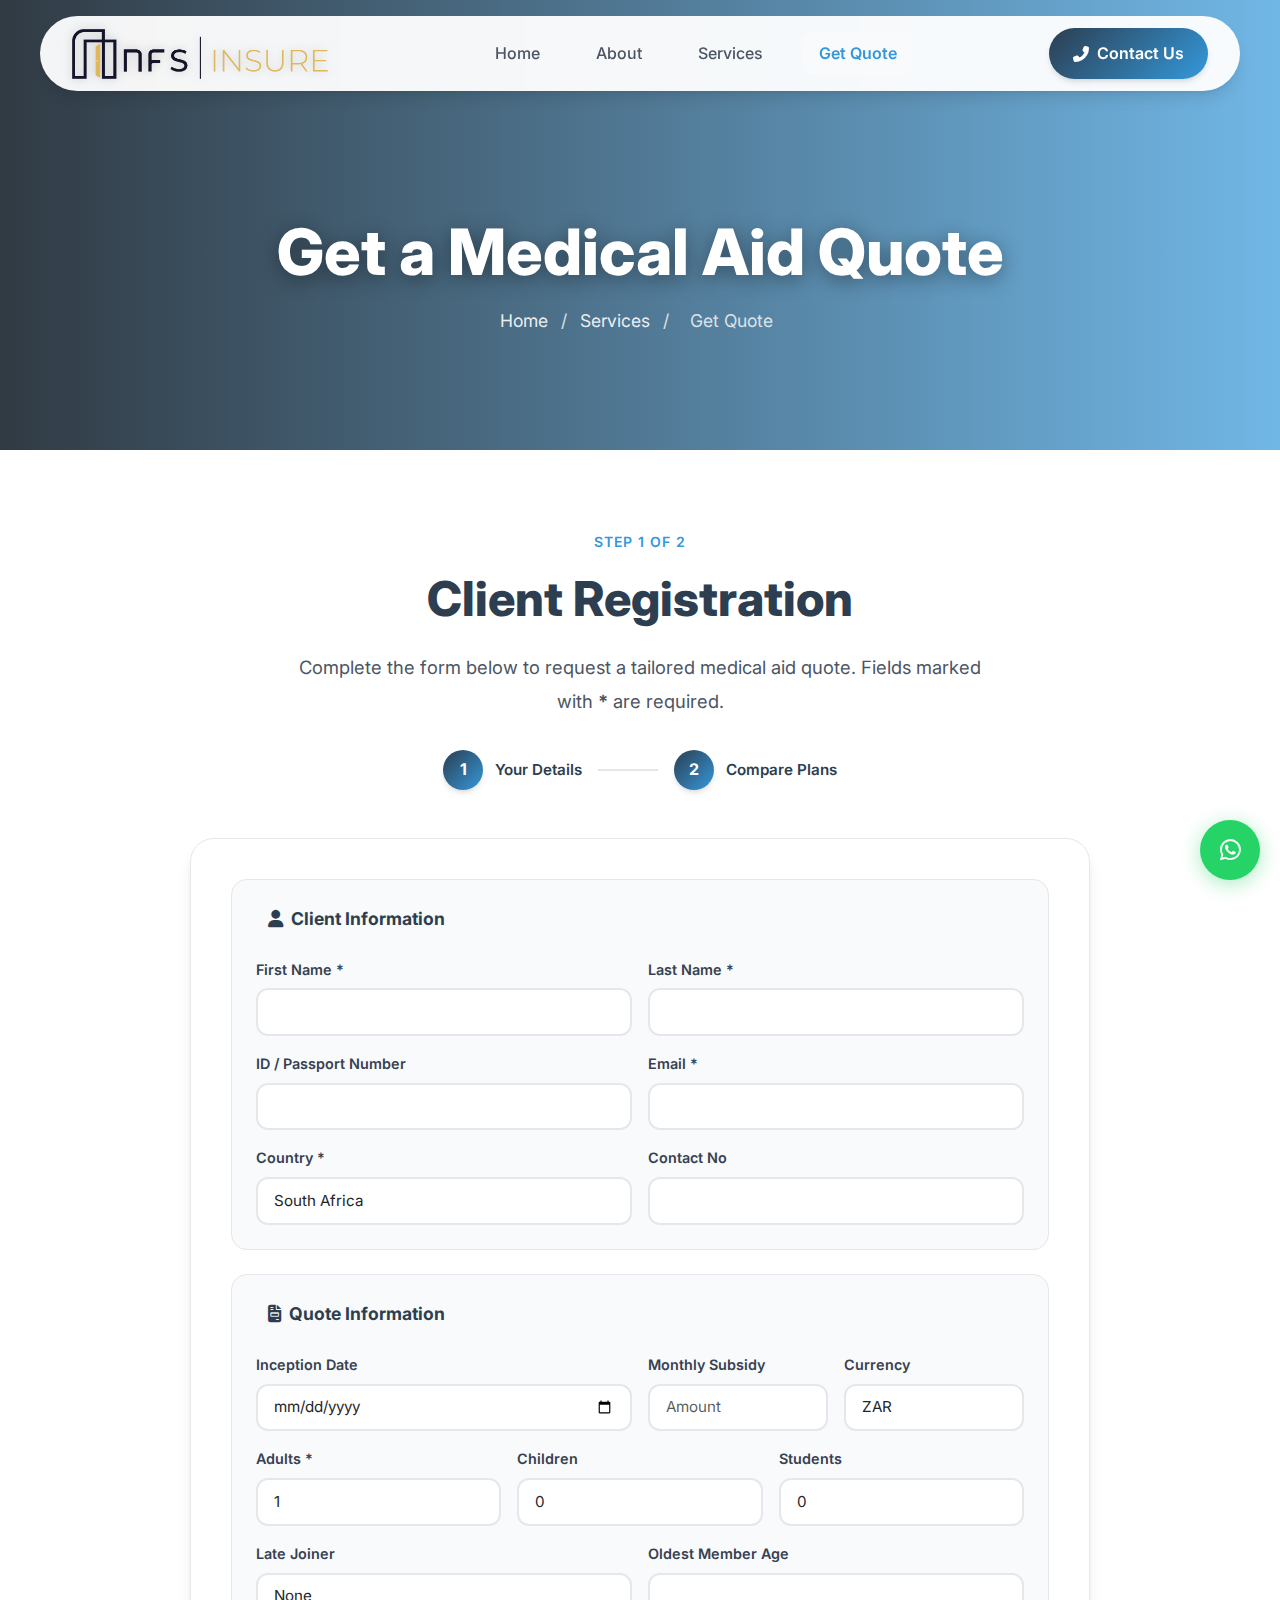
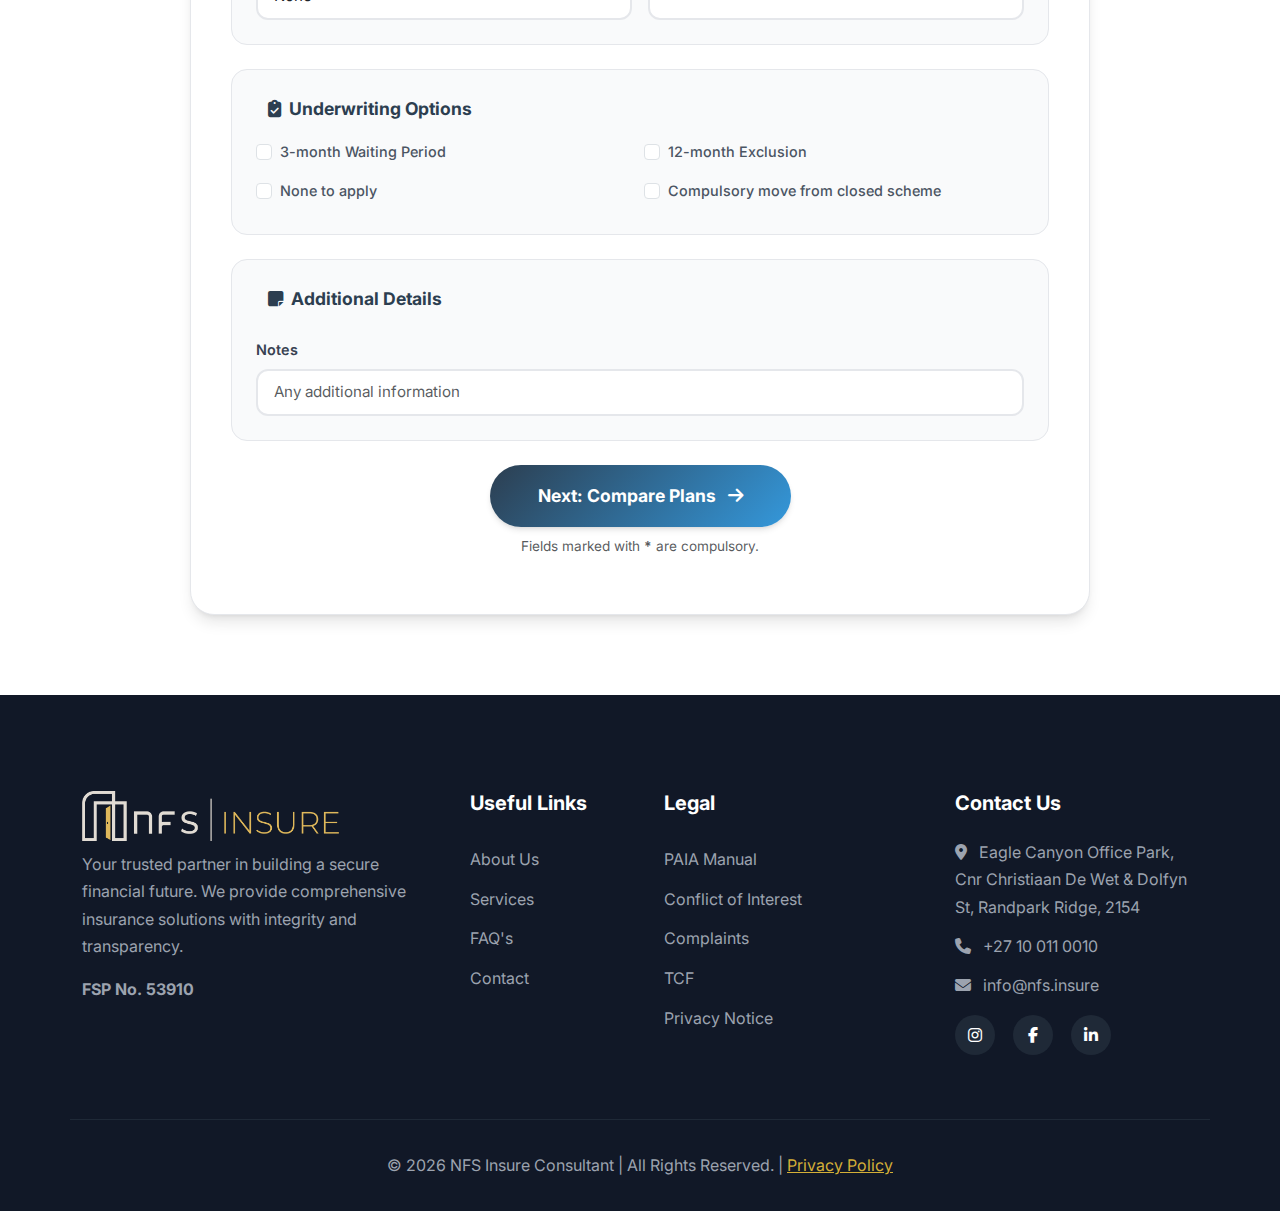
<file: medicalaidstep1.html>
<!DOCTYPE html>
<html lang="en">
  <head>
      <!-- Google tag (gtag.js) -->
<script async src="https://www.googletagmanager.com/gtag/js?id=G-0HLC0J1CVP"></script>
<script>
  window.dataLayer = window.dataLayer || [];
  function gtag(){dataLayer.push(arguments);}
  gtag('js', new Date());

  gtag('config', 'G-0HLC0J1CVP');
</script>

    <meta charset="UTF-8" />
    <meta name="viewport" content="width=device-width, initial-scale=1.0" />
    <title>Get a Quote - NFS Insure</title>
    <link
      href="https://cdnjs.cloudflare.com/ajax/libs/bootstrap/5.3.0/css/bootstrap.min.css"
      rel="stylesheet"
    />
    <link
      href="https://cdnjs.cloudflare.com/ajax/libs/font-awesome/6.4.0/css/all.min.css"
      rel="stylesheet"
    />
    <link
      href="https://fonts.googleapis.com/css2?family=Inter:wght@300;400;500;600;700;800&display=swap"
      rel="stylesheet"
    />
    <style>
      :root {
        --primary: #2c3e50;
        --primary-dark: #1a252f;
        --secondary: #d4af37;
        --accent: #3498db;
        --success: #27ae60;
        --danger: #e74c3c;
        --dark: #0f172a;
        --light: #f8fafc;
        --gray-50: #f9fafb;
        --gray-100: #f3f4f6;
        --gray-200: #e5e7eb;
        --gray-300: #d1d5db;
        --gray-400: #9ca3af;
        --gray-500: #6b7280;
        --gray-600: #4b5563;
        --gray-700: #374151;
        --gray-800: #1f2937;
        --gray-900: #111827;
        --gradient-1: linear-gradient(135deg, #2c3e50 0%, #3498db 100%);
        --gradient-2: linear-gradient(135deg, #d4af37 0%, #f1c40f 100%);
        --gradient-3: linear-gradient(135deg, #3498db 0%, #2980b9 100%);
        --gradient-4: linear-gradient(135deg, #27ae60 0%, #2ecc71 100%);
        --shadow-sm: 0 1px 2px 0 rgb(0 0 0 / 0.05);
        --shadow: 0 4px 6px -1px rgb(0 0 0 / 0.1),
          0 2px 4px -2px rgb(0 0 0 / 0.1);
        --shadow-lg: 0 10px 15px -3px rgb(0 0 0 / 0.1),
          0 4px 6px -4px rgb(0 0 0 / 0.1);
        --shadow-xl: 0 20px 25px -5px rgb(0 0 0 / 0.1),
          0 8px 10px -6px rgb(0 0 0 / 0.1);
        --primary-light: #5d82a3;
        --secondary-light: #f1dd81;
        --accent-light: #8cd6f8;
      }

      * { margin: 0; padding: 0; box-sizing: border-box; }

      body {
        font-family: "Inter", -apple-system, BlinkMacSystemFont, "Segoe UI", sans-serif;
        line-height: 1.7;
        color: var(--gray-800);
        overflow-x: hidden;
        scroll-behavior: smooth;
      }

      /* Navigation */
      .navbar {
        background: none;
        backdrop-filter: none;
        -webkit-backdrop-filter: none;
        border-bottom: none;
        padding: 1rem 0;
        position: absolute;
        top: 0;
        width: 100%;
        z-index: 1000;
        transition: all 0.3s cubic-bezier(0.4, 0, 0.2, 1);
        display: flex;
        justify-content: center;
      }

      .navbar-custom-container {
        background: rgba(255, 255, 255, 0.95);
        backdrop-filter: blur(10px);
        -webkit-backdrop-filter: blur(10px);
        border-radius: 50px;
        padding: 0.75rem 2rem;
        box-shadow: var(--shadow-lg);
        max-width: 90%;
        display: flex;
        align-items: center;
        justify-content: space-between;
        flex-wrap: wrap;
        width: 100%;
        max-width: 1200px;
      }

      .navbar.scrolled .navbar-custom-container {
        padding: 0.6rem 1.8rem;
        box-shadow: var(--shadow-xl);
      }

      .navbar-brand {
        display: flex;
        align-items: center;
        font-weight: 800;
        font-size: 1.75rem;
        color: var(--primary) !important;
        text-decoration: none;
        padding: 0;
        margin-right: 1.5rem;
      }

      .navbar-brand .logo-img {
        height: 50px;
        width: auto;
        transition: all 0.3s ease;
        filter: drop-shadow(0 0 5px rgba(0, 0, 0, 0.2));
        margin-right: 0.5rem;
      }

      .navbar-brand:hover .logo-img {
        transform: scale(1.08);
        filter: drop-shadow(0 0 10px rgba(0, 0, 0, 0.3));
      }

      .nav-link {
        color: var(--gray-600) !important;
        font-weight: 500;
        margin: 0 0.75rem;
        padding: 0.5rem 1rem !important;
        border-radius: 10px;
        transition: all 0.2s ease;
        position: relative;
        font-size: 1rem;
      }

      .nav-link:hover {
        color: var(--primary) !important;
        background: var(--gray-100);
        transform: translateY(-2px);
      }

      .nav-link.active {
        color: var(--accent) !important;
        background: var(--gray-50);
        font-weight: 600;
      }

      .contact-btn-nav {
        background: var(--gradient-1);
        color: white !important;
        padding: 0.75rem 1.5rem !important;
        border-radius: 50px;
        font-weight: 600;
        margin-left: 1rem;
        box-shadow: var(--shadow);
        transition: all 0.3s ease;
        text-decoration: none;
        display: flex;
        align-items: center;
        gap: 0.5rem;
        white-space: nowrap;
      }

      .contact-btn-nav:hover {
        transform: translateY(-2px) scale(1.05);
        box-shadow: var(--shadow-xl);
        color: white !important;
      }

      .navbar-toggler {
        border: none;
        font-size: 1.5rem;
        color: var(--primary);
        transition: transform 0.2s ease;
      }

      .navbar-toggler:focus { box-shadow: none; }
      .navbar-toggler:active { transform: scale(0.9); }

      /* Subpage Hero */
      .subpage-hero {
        min-height: 50vh;
        display: flex;
        align-items: center;
        position: relative;
        overflow: hidden;
        background: url("https://images.unsplash.com/photo-1576091160550-2173dba999ef?q=80&w=2070&auto=format&fit=crop")
          no-repeat center center;
        background-size: cover;
        padding-top: 100px;
        text-align: center;
      }

      .subpage-hero::after {
        content: "";
        position: absolute;
        top: 0; left: 0; right: 0; bottom: 0;
        background: linear-gradient(to right, rgba(26, 37, 47, 0.9), rgba(52, 152, 219, 0.7));
        z-index: 1;
      }

      .subpage-hero-content { position: relative; z-index: 2; width: 100%; }

      .subpage-hero h1 {
        font-size: clamp(2.5rem, 5vw, 4rem);
        font-weight: 800;
        color: white;
        margin-bottom: 1rem;
        line-height: 1.2;
        text-shadow: 0 4px 20px rgba(0, 0, 0, 0.4);
      }

      .breadcrumb-nav { color: rgba(255, 255, 255, 0.8); font-size: 1.1rem; }
      .breadcrumb-nav a { color: rgba(255, 255, 255, 0.9); text-decoration: none; transition: color 0.2s ease; }
      .breadcrumb-nav a:hover { color: var(--secondary); }
      .breadcrumb-nav span { margin: 0 0.5rem; }

      /* Step Indicator */
      .step-indicator {
        display: flex;
        justify-content: center;
        gap: 0;
        margin-bottom: 3rem;
      }

      .step {
        display: flex;
        align-items: center;
        gap: 0.75rem;
      }

      .step-number {
        width: 40px;
        height: 40px;
        border-radius: 50%;
        display: flex;
        align-items: center;
        justify-content: center;
        font-weight: 700;
        font-size: 1rem;
        transition: all 0.3s ease;
      }

      .step.active .step-number {
        background: var(--gradient-1);
        color: white;
        box-shadow: var(--shadow);
      }

      .step.inactive .step-number {
        background: var(--gray-200);
        color: var(--gray-500);
      }

      .step-label {
        font-weight: 600;
        font-size: 0.95rem;
      }

      .step.active .step-label { color: var(--primary); }
      .step.inactive .step-label { color: var(--gray-400); }

      .step-connector {
        width: 60px;
        height: 2px;
        background: var(--gray-200);
        margin: 0 1rem;
        align-self: center;
      }

      /* Form Section */
      .form-section {
        padding: 5rem 0;
        background: white;
      }

      .section-header { text-align: center; margin-bottom: 2rem; }

      .section-subtitle {
        color: var(--accent);
        font-weight: 600;
        text-transform: uppercase;
        letter-spacing: 1px;
        font-size: 0.875rem;
        margin-bottom: 1rem;
      }

      .section-title {
        font-size: clamp(2rem, 5vw, 3rem);
        font-weight: 800;
        color: var(--primary);
        margin-bottom: 1.5rem;
        line-height: 1.2;
      }

      .section-description {
        font-size: 1.15rem;
        color: var(--gray-600);
        max-width: 700px;
        margin: 0 auto;
        line-height: 1.8;
      }

      /* Form Card */
      .form-card {
        background: white;
        border-radius: 24px;
        padding: 2.5rem;
        box-shadow: var(--shadow-lg);
        border: 1px solid var(--gray-200);
        max-width: 900px;
        margin: 0 auto;
      }

      .form-card fieldset {
        border: 1px solid var(--gray-200);
        border-radius: 16px;
        padding: 1.5rem;
        margin-bottom: 1.5rem;
        background: var(--gray-50);
      }

      .form-card legend {
        font-weight: 700;
        font-size: 1.1rem;
        color: var(--primary);
        padding: 0 0.75rem;
      }

      .form-card label {
        font-weight: 600;
        font-size: 0.9rem;
        color: var(--gray-700);
        margin-bottom: 0.4rem;
        display: block;
      }

      .form-card .form-control,
      .form-card .form-select {
        border: 2px solid var(--gray-200);
        border-radius: 12px;
        padding: 0.65rem 1rem;
        font-size: 0.95rem;
        transition: all 0.3s ease;
        background: white;
      }

      .form-card .form-control:focus,
      .form-card .form-select:focus {
        border-color: var(--accent);
        box-shadow: 0 0 0 3px rgba(52, 152, 219, 0.15);
      }

      .form-card .form-check-label {
        font-weight: 500;
        font-size: 0.9rem;
        color: var(--gray-600);
      }

      .form-card .form-check-input:checked {
        background-color: var(--accent);
        border-color: var(--accent);
      }

      /* Buttons */
      .btn-next {
        background: var(--gradient-1);
        color: white;
        border: none;
        padding: 1rem 3rem;
        border-radius: 50px;
        font-weight: 700;
        font-size: 1.1rem;
        transition: all 0.3s ease;
        box-shadow: var(--shadow);
        display: inline-flex;
        align-items: center;
        gap: 0.75rem;
      }

      .btn-next:hover {
        transform: translateY(-3px) scale(1.02);
        box-shadow: var(--shadow-xl);
        color: white;
      }

      .btn-next:disabled {
        opacity: 0.6;
        cursor: not-allowed;
        transform: none;
      }

      .validation-error {
        color: var(--danger);
        font-size: 0.85rem;
        margin-top: 0.25rem;
        display: none;
      }

      .was-validated .form-control:invalid,
      .was-validated .form-select:invalid {
        border-color: var(--danger);
      }

      .was-validated .form-control:invalid ~ .validation-error,
      .was-validated .form-select:invalid ~ .validation-error {
        display: block;
      }

      /* Footer */
      .footer .col-lg-3.col-md-6 .social-links {
        display: flex; gap: 10px; margin-top: 1.5rem; justify-content: flex-start;
      }
      .footer .col-lg-3.col-md-6 p { margin-bottom: 0.75rem; }
      .footer .col-lg-3.col-md-6 p a { display: inline; padding: 0; margin: 0; word-break: break-word; }
      .footer .social-links a.facebook:hover { background-color: #3b5998; }
      .footer .social-links a.instagram:hover { background-color: #c13584; }
      .footer .social-links a.linkedin:hover { background-color: #0077b5; }

      .footer {
        background: var(--gray-900);
        color: var(--gray-400);
        padding: 6rem 0 2rem;
      }
      .footer h5 { color: white; margin-bottom: 1.5rem; font-weight: 700; }
      .footer a { color: var(--gray-400); text-decoration: none; transition: all 0.3s ease; display: block; padding: 0.4rem 0; }
      .footer a:hover { color: var(--secondary); padding-left: 5px; }
      .footer .social-links a {
        display: inline-flex; width: 40px; height: 40px; align-items: center; justify-content: center;
        border-radius: 50%; background: var(--gray-800); color: white; margin-right: 0.5rem; text-decoration: none;
      }
      .footer .social-links a:hover { background: var(--accent); color: white; padding-left: 0; transform: scale(1.1); }
      .footer-bottom { border-top: 1px solid var(--gray-800); padding-top: 2rem; margin-top: 4rem; }
      .footer-bottom a { color: var(--secondary); text-decoration: underline; display: inline; padding: 0; }
      .footer-bottom a:hover { color: white; }

      /* WhatsApp Button */
      .whatsapp-btn {
        position: fixed; bottom: 20px; right: 20px; z-index: 1000;
        width: 60px; height: 60px; border-radius: 50%; background-color: #25d366;
        color: white; border: none; display: flex; align-items: center; justify-content: center;
        font-size: 24px; text-decoration: none; box-shadow: 0 4px 20px rgba(37, 211, 102, 0.4);
        transition: all 0.3s ease; animation: pulse 2s infinite; cursor: pointer;
      }
      .whatsapp-btn:hover { transform: scale(1.1); box-shadow: 0 6px 25px rgba(37, 211, 102, 0.6); color: white; }

      @keyframes pulse {
        0% { box-shadow: 0 0 0 0 rgba(37, 211, 102, 0.7); }
        70% { box-shadow: 0 0 0 10px rgba(37, 211, 102, 0); }
        100% { box-shadow: 0 0 0 0 rgba(37, 211, 102, 0); }
      }

      /* Responsive */
      @media (max-width: 991px) {
        .navbar { justify-content: center; padding: 1rem 0; }
        .navbar-custom-container { width: 90%; padding: 0.75rem 1rem; flex-direction: column; border-radius: 20px; }
        .navbar-brand { margin-right: 0; margin-bottom: 1rem; }
        .navbar-collapse { background: rgba(255, 255, 255, 0.98); border-radius: 12px; box-shadow: var(--shadow-lg); margin-top: 1rem; padding: 1rem; width: 100%; }
        .navbar-nav { width: 100%; }
        .navbar-nav .nav-item { text-align: center; }
        .nav-link { margin: 0.5rem 0; }
        .contact-btn-nav { display: flex !important; width: fit-content; margin: 1rem auto 0 auto; }
        .subpage-hero { min-height: 40vh; padding-top: 80px; }
      }

      @media (max-width: 768px) {
        .form-section { padding: 3rem 0; }
        .form-card { padding: 1.5rem; }
        .step-indicator { flex-wrap: wrap; gap: 0.5rem; }
        .step-connector { width: 30px; }
        .footer { padding: 4rem 0 2rem; text-align: center; }
        .footer .row > div { margin-bottom: 2rem; }
        .footer .social-links { justify-content: center; display: flex; }
        .whatsapp-btn { width: 50px; height: 50px; font-size: 20px; bottom: 1rem; right: 15px; }
      }
    </style>
  </head>
  <body>
    <!-- Navigation -->
    <nav class="navbar navbar-expand-lg">
      <div class="navbar-custom-container container">
        <a class="navbar-brand" href="index.html">
          <img
            src="img/NFS_Insure_Logo_Blue_Mustard_Combination@2x.png"
            alt="NFS Insure Logo"
            class="logo-img"
          />
        </a>

        <button
          class="navbar-toggler"
          type="button"
          data-bs-toggle="collapse"
          data-bs-target="#navbarNav"
          aria-controls="navbarNav"
          aria-expanded="false"
          aria-label="Toggle navigation"
        >
          <i class="fas fa-bars"></i>
        </button>

        <div class="collapse navbar-collapse" id="navbarNav">
          <ul class="navbar-nav mx-auto">
            <li class="nav-item">
              <a class="nav-link" href="index.html">Home</a>
            </li>
            <li class="nav-item">
              <a class="nav-link" href="about.html">About</a>
            </li>
            <li class="nav-item">
              <a class="nav-link" href="service.html">Services</a>
            </li>
            <li class="nav-item">
              <a
                class="nav-link active"
                aria-current="page"
                href="medicalaidstep1.html"
                >Get Quote</a
              >
            </li>
          </ul>
          <a href="contact.html" class="contact-btn-nav">
            <i class="fas fa-phone-alt"></i> Contact Us
          </a>
        </div>
      </div>
    </nav>

    <!-- Subpage Hero Section -->
    <section class="subpage-hero">
      <div class="container">
        <div class="subpage-hero-content">
          <h1>Get a Medical Aid Quote</h1>
          <div class="breadcrumb-nav">
            <a href="index.html">Home</a>
            <span>/</span>
            <a href="service.html">Services</a>
            <span>/</span>
            <span>Get Quote</span>
          </div>
        </div>
      </div>
    </section>

    <!-- Registration Form Section -->
    <section class="form-section">
      <div class="container">
        <div class="section-header">
          <div class="section-subtitle">Step 1 of 2</div>
          <h2 class="section-title">Client Registration</h2>
          <p class="section-description">
            Complete the form below to request a tailored medical aid quote.
            Fields marked with <strong>*</strong> are required.
          </p>
        </div>

        <!-- Step Indicator -->
        <div class="step-indicator">
          <div class="step active">
            <div class="step-number">1</div>
            <div class="step-label">Your Details</div>
          </div>
          <div class="step-connector"></div>
          <div class="step active">
            <div class="step-number">2</div>
            <div class="step-label">Compare Plans</div>
          </div>
        </div>

        <!-- Form Card -->
        <div class="form-card">
          <form id="quoteForm" novalidate>
            <!-- Client Information -->
            <fieldset>
              <legend><i class="fas fa-user me-2"></i>Client Information</legend>
              <div class="row g-3">
                <div class="col-md-6">
                  <label for="firstName">First Name *</label>
                  <input id="firstName" name="firstName" type="text" class="form-control" required />
                  <div class="validation-error">First name is required</div>
                </div>
                <div class="col-md-6">
                  <label for="lastName">Last Name *</label>
                  <input id="lastName" name="lastName" type="text" class="form-control" required />
                  <div class="validation-error">Last name is required</div>
                </div>
                <div class="col-md-6">
                  <label for="idNumber">ID / Passport Number</label>
                  <input id="idNumber" name="idNumber" type="text" class="form-control" inputmode="numeric" />
                </div>
                <div class="col-md-6">
                  <label for="email">Email *</label>
                  <input id="email" name="email" type="email" class="form-control" required />
                  <div class="validation-error">Valid email is required</div>
                </div>
                <div class="col-md-6">
                  <label for="country">Country *</label>
                  <select id="country" name="country" class="form-select" required>
                    <option value="">Select country</option>
                    <option value="South Africa" selected>South Africa</option>
                    <option value="Algeria">Algeria</option>
                    <option value="Angola">Angola</option>
                    <option value="Benin">Benin</option>
                    <option value="Botswana">Botswana</option>
                    <option value="Burkina Faso">Burkina Faso</option>
                    <option value="Burundi">Burundi</option>
                    <option value="Cabo Verde">Cabo Verde</option>
                    <option value="Cameroon">Cameroon</option>
                    <option value="Central African Republic">Central African Republic</option>
                    <option value="Chad">Chad</option>
                    <option value="Comoros">Comoros</option>
                    <option value="Congo (Brazzaville)">Congo (Brazzaville)</option>
                    <option value="Congo (DRC)">Congo (DRC)</option>
                    <option value="Côte d'Ivoire">Côte d'Ivoire</option>
                    <option value="Djibouti">Djibouti</option>
                    <option value="Egypt">Egypt</option>
                    <option value="Equatorial Guinea">Equatorial Guinea</option>
                    <option value="Eritrea">Eritrea</option>
                    <option value="Eswatini">Eswatini</option>
                    <option value="Ethiopia">Ethiopia</option>
                    <option value="Gabon">Gabon</option>
                    <option value="Gambia">Gambia</option>
                    <option value="Ghana">Ghana</option>
                    <option value="Guinea">Guinea</option>
                    <option value="Guinea-Bissau">Guinea-Bissau</option>
                    <option value="Kenya">Kenya</option>
                    <option value="Lesotho">Lesotho</option>
                    <option value="Liberia">Liberia</option>
                    <option value="Libya">Libya</option>
                    <option value="Madagascar">Madagascar</option>
                    <option value="Malawi">Malawi</option>
                    <option value="Mali">Mali</option>
                    <option value="Mauritania">Mauritania</option>
                    <option value="Mauritius">Mauritius</option>
                    <option value="Morocco">Morocco</option>
                    <option value="Mozambique">Mozambique</option>
                    <option value="Namibia">Namibia</option>
                    <option value="Niger">Niger</option>
                    <option value="Nigeria">Nigeria</option>
                    <option value="Rwanda">Rwanda</option>
                    <option value="São Tomé and Príncipe">São Tomé and Príncipe</option>
                    <option value="Senegal">Senegal</option>
                    <option value="Seychelles">Seychelles</option>
                    <option value="Sierra Leone">Sierra Leone</option>
                    <option value="Somalia">Somalia</option>
                    <option value="South Sudan">South Sudan</option>
                    <option value="Sudan">Sudan</option>
                    <option value="Tanzania">Tanzania</option>
                    <option value="Togo">Togo</option>
                    <option value="Tunisia">Tunisia</option>
                    <option value="Uganda">Uganda</option>
                    <option value="Zambia">Zambia</option>
                    <option value="Zimbabwe">Zimbabwe</option>
                    <option value="United Kingdom">United Kingdom</option>
                    <option value="United States">United States</option>
                    <option value="Australia">Australia</option>
                    <option value="Canada">Canada</option>
                    <option value="India">India</option>
                    <option value="Other">Other</option>
                  </select>
                  <div class="validation-error">Country is required</div>
                </div>
                <div class="col-md-6">
                  <label for="contactNo">Contact No</label>
                  <input id="contactNo" name="contactNo" type="text" class="form-control" inputmode="tel" />
                </div>
              </div>
            </fieldset>

            <!-- Quote Information -->
            <fieldset>
              <legend><i class="fas fa-file-invoice me-2"></i>Quote Information</legend>
              <div class="row g-3">
                <div class="col-md-6">
                  <label for="inceptionDate">Inception Date</label>
                  <input id="inceptionDate" name="inceptionDate" type="date" class="form-control" />
                </div>
                <div class="col-md-3">
                  <label for="monthlySubsidy">Monthly Subsidy</label>
                  <input id="monthlySubsidy" name="monthlySubsidy" type="number" min="0" step="1" class="form-control" placeholder="Amount" />
                </div>
                <div class="col-md-3">
                  <label for="subsidyCurrency">Currency</label>
                  <select id="subsidyCurrency" name="subsidyCurrency" class="form-select">
                    <option value="ZAR">ZAR</option>
                    <option value="USD">USD</option>
                    <option value="GBP">GBP</option>
                    <option value="EUR">EUR</option>
                  </select>
                </div>
                <div class="col-md-4">
                  <label for="familyAdults">Adults *</label>
                  <input id="familyAdults" name="familyAdults" type="number" min="1" value="1" class="form-control" required />
                </div>
                <div class="col-md-4">
                  <label for="familyChildren">Children</label>
                  <input id="familyChildren" name="familyChildren" type="number" min="0" value="0" class="form-control" />
                </div>
                <div class="col-md-4">
                  <label for="familyStudents">Students</label>
                  <input id="familyStudents" name="familyStudents" type="number" min="0" value="0" class="form-control" />
                </div>
                <div class="col-md-6">
                  <label for="lateJoiner">Late Joiner</label>
                  <select id="lateJoiner" name="lateJoiner" class="form-select">
                    <option value="">None</option>
                    <option value="Yes">Yes</option>
                    <option value="No">No</option>
                  </select>
                </div>
                <div class="col-md-6">
                  <label for="ageRange">Oldest Member Age</label>
                  <input id="ageRange" name="ageRange" type="number" min="0" max="120" class="form-control" />
                </div>
              </div>
            </fieldset>

            <!-- Underwriting Options -->
            <fieldset>
              <legend><i class="fas fa-clipboard-check me-2"></i>Underwriting Options</legend>
              <div class="row g-2">
                <div class="col-md-6">
                  <div class="form-check">
                    <input id="waiting3" name="waiting3" type="checkbox" class="form-check-input" />
                    <label for="waiting3" class="form-check-label">3-month Waiting Period</label>
                  </div>
                </div>
                <div class="col-md-6">
                  <div class="form-check">
                    <input id="exclusion12" name="exclusion12" type="checkbox" class="form-check-input" />
                    <label for="exclusion12" class="form-check-label">12-month Exclusion</label>
                  </div>
                </div>
                <div class="col-md-6">
                  <div class="form-check">
                    <input id="noneApply" name="noneApply" type="checkbox" class="form-check-input" />
                    <label for="noneApply" class="form-check-label">None to apply</label>
                  </div>
                </div>
                <div class="col-md-6">
                  <div class="form-check">
                    <input id="compulsoryMove" name="compulsoryMove" type="checkbox" class="form-check-input" />
                    <label for="compulsoryMove" class="form-check-label">Compulsory move from closed scheme</label>
                  </div>
                </div>
              </div>
            </fieldset>

            <!-- Additional Details -->
            <fieldset>
              <legend><i class="fas fa-sticky-note me-2"></i>Additional Details</legend>
              <div class="row g-3">
                <div class="col-12">
                  <label for="notes">Notes</label>
                  <input id="notes" name="notes" type="text" class="form-control" placeholder="Any additional information" />
                </div>
              </div>
            </fieldset>

            <!-- Submit -->
            <div class="text-center mt-4">
              <button type="submit" class="btn-next">
                Next: Compare Plans <i class="fas fa-arrow-right"></i>
              </button>
              <p class="text-muted mt-2" style="font-size: 0.85rem;">
                Fields marked with <strong>*</strong> are compulsory.
              </p>
            </div>
          </form>
        </div>
      </div>
    </section>

    <!-- Footer -->
    <footer class="footer">
      <div class="container">
        <div class="row g-5">
          <div class="col-lg-4 col-md-6">
            <a href="index.html" class="p-0">
              <img
                style="height: 50px; margin-bottom: 10px"
                src="img/NFS_Insure_Logo_Off-white_Mustard_Combination@2x.png"
                alt="Logo"
              />
            </a>
            <p>
              Your trusted partner in building a secure financial future. We
              provide comprehensive insurance solutions with integrity and
              transparency.
            </p>
            <p class="mb-0"><strong>FSP No. 53910</strong></p>
          </div>
          <div class="col-lg-2 col-md-6">
            <h5>Useful Links</h5>
            <a href="about.html">About Us</a>
            <a href="service.html">Services</a>
            <a href="FAQ.html">FAQ's</a>
            <a href="contact.html">Contact</a>
          </div>
          <div class="col-lg-3 col-md-6">
            <h5>Legal</h5>
            <a href="docs/PAIA MANUAL WEBSITE.pdf">PAIA Manual</a>
            <a href="docs/Conflict of Interest Management Policy Website.pdf">Conflict of Interest</a>
            <a href="docs/Complaints Policy WEBSITE.pdf">Complaints</a>
            <a href="docs/TCF Policy WEBSITE.pdf">TCF</a>
            <a href="docs/PRIVACY NOTICE WEBSITE.pdf">Privacy Notice</a>
          </div>
          <div class="col-lg-3 col-md-6">
            <h5>Contact Us</h5>
            <p>
              <i class="fas fa-map-marker-alt me-2"></i>
              <a href="https://www.google.com/maps/search/Eagle+Canyon+Office+Park,+Cnr+Christiaan+De+Wet+%26+Dolfyn+St,+Randpark+Ridge,+2154" target="_blank">Eagle Canyon Office Park, Cnr Christiaan De Wet & Dolfyn St, Randpark Ridge, 2154</a>
            </p>
            <p>
              <i class="fas fa-phone me-2"></i>
              <a href="tel:+27100110010">+27 10 011 0010</a>
            </p>
            <p>
              <i class="fas fa-envelope me-2"></i>
              <a href="mailto:info@nfs.insure">info@nfs.insure</a>
            </p>
            <div class="social-links mt-3">
              <a href="https://www.instagram.com/nfs_insure/" target="_blank" class="instagram"><i class="fab fa-instagram"></i></a>
              <a href="https://web.facebook.com/profile.php?id=61566917234605" target="_blank" class="facebook"><i class="fab fa-facebook-f"></i></a>
              <a href="https://www.linkedin.com/company/nfsinsure/about/" target="_blank" class="linkedin"><i class="fab fa-linkedin-in"></i></a>
            </div>
          </div>
        </div>
        <div class="row footer-bottom text-center">
          <div class="col-12">
            &copy; <span id="current-year"></span> NFS Insure Consultant | All Rights Reserved. | <a href="#">Privacy Policy</a>
          </div>
        </div>
      </div>
    </footer>

    <!-- WhatsApp Button -->
    <a href="https://wa.me/27100557272" target="_blank" class="whatsapp-btn" title="Contact us on WhatsApp">
      <i class="fab fa-whatsapp"></i>
    </a>

    <script src="https://cdnjs.cloudflare.com/ajax/libs/bootstrap/5.3.0/js/bootstrap.bundle.min.js"></script>
    <script>
      // Navbar scroll effect
      window.addEventListener("scroll", function () {
        var navbar = document.querySelector(".navbar");
        if (window.scrollY > 50) {
          navbar.classList.add("scrolled");
        } else {
          navbar.classList.remove("scrolled");
        }
      });

      // Update current year
      document.getElementById("current-year").textContent = new Date().getFullYear();
      gtag('event', 'step1_page_view');


      // Form submission — validate, save to sessionStorage, navigate to step 2
      document.getElementById("quoteForm").addEventListener("submit", function (e) {
        e.preventDefault();
        var form = this;

        // Trigger validation styling
        form.classList.add("was-validated");

        // Check required fields
        var firstName = document.getElementById("firstName").value.trim();
        var lastName = document.getElementById("lastName").value.trim();
        var email = document.getElementById("email").value.trim();
        var country = document.getElementById("country").value;

        if (!firstName || !lastName || !email || !country) {
          return;
        }

        // Gather all form data
        var clientData = {
          firstName: firstName,
          lastName: lastName,
          idNumber: document.getElementById("idNumber").value.trim(),
          email: email,
          country: country,
          contactNo: document.getElementById("contactNo").value.trim(),
          inceptionDate: document.getElementById("inceptionDate").value,
          monthlySubsidy: document.getElementById("monthlySubsidy").value,
          subsidyCurrency: document.getElementById("subsidyCurrency").value,
          familyAdults: document.getElementById("familyAdults").value || "1",
          familyChildren: document.getElementById("familyChildren").value || "0",
          familyStudents: document.getElementById("familyStudents").value || "0",
          lateJoiner: document.getElementById("lateJoiner").value,
          ageRange: document.getElementById("ageRange").value,
          waiting3: document.getElementById("waiting3").checked,
          exclusion12: document.getElementById("exclusion12").checked,
          noneApply: document.getElementById("noneApply").checked,
          compulsoryMove: document.getElementById("compulsoryMove").checked,
          notes: document.getElementById("notes").value.trim()
        };

        // Save to sessionStorage so step 2 can read it
        sessionStorage.setItem("nfsQuoteClient", JSON.stringify(clientData));
        gtag('event', 'step1_completed');


        // Navigate to step 2
        window.location.href = "medicalaidstep2.html";
      });
    </script>
  </body>
</html>
</file>
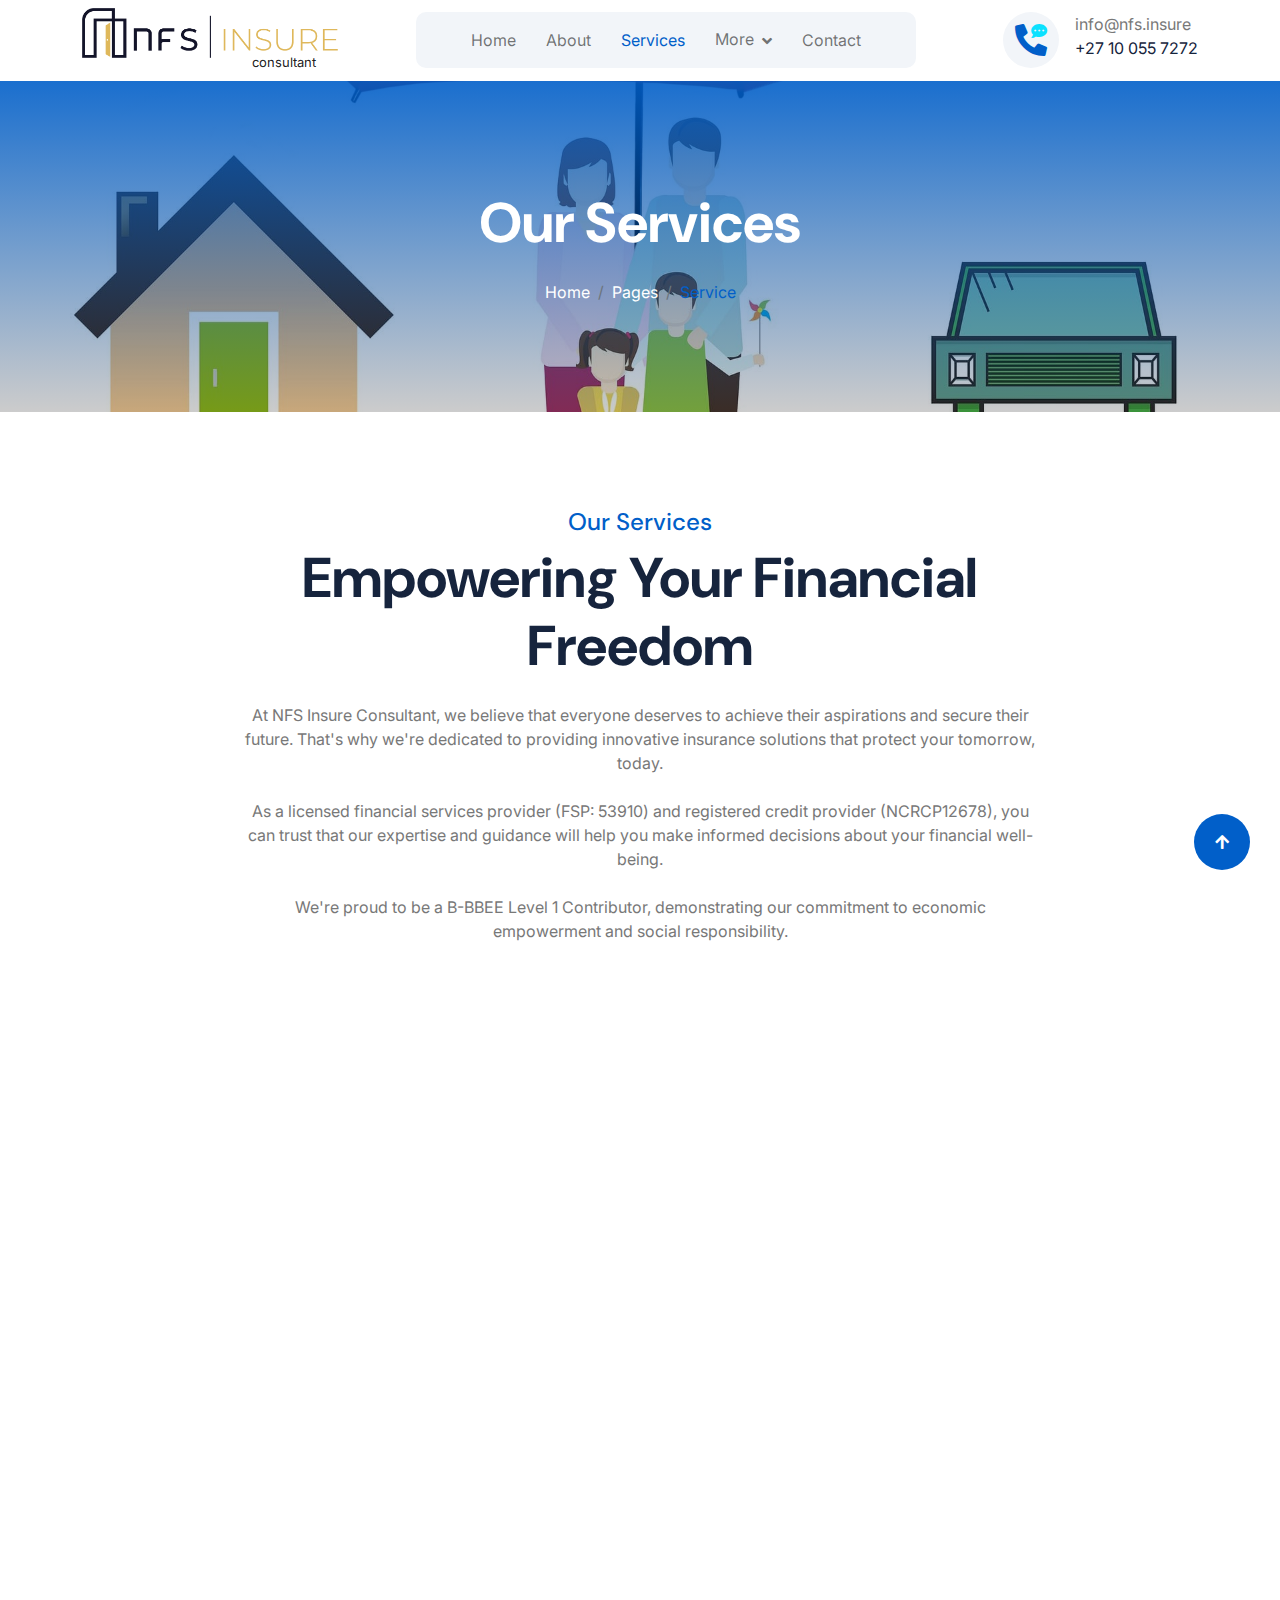
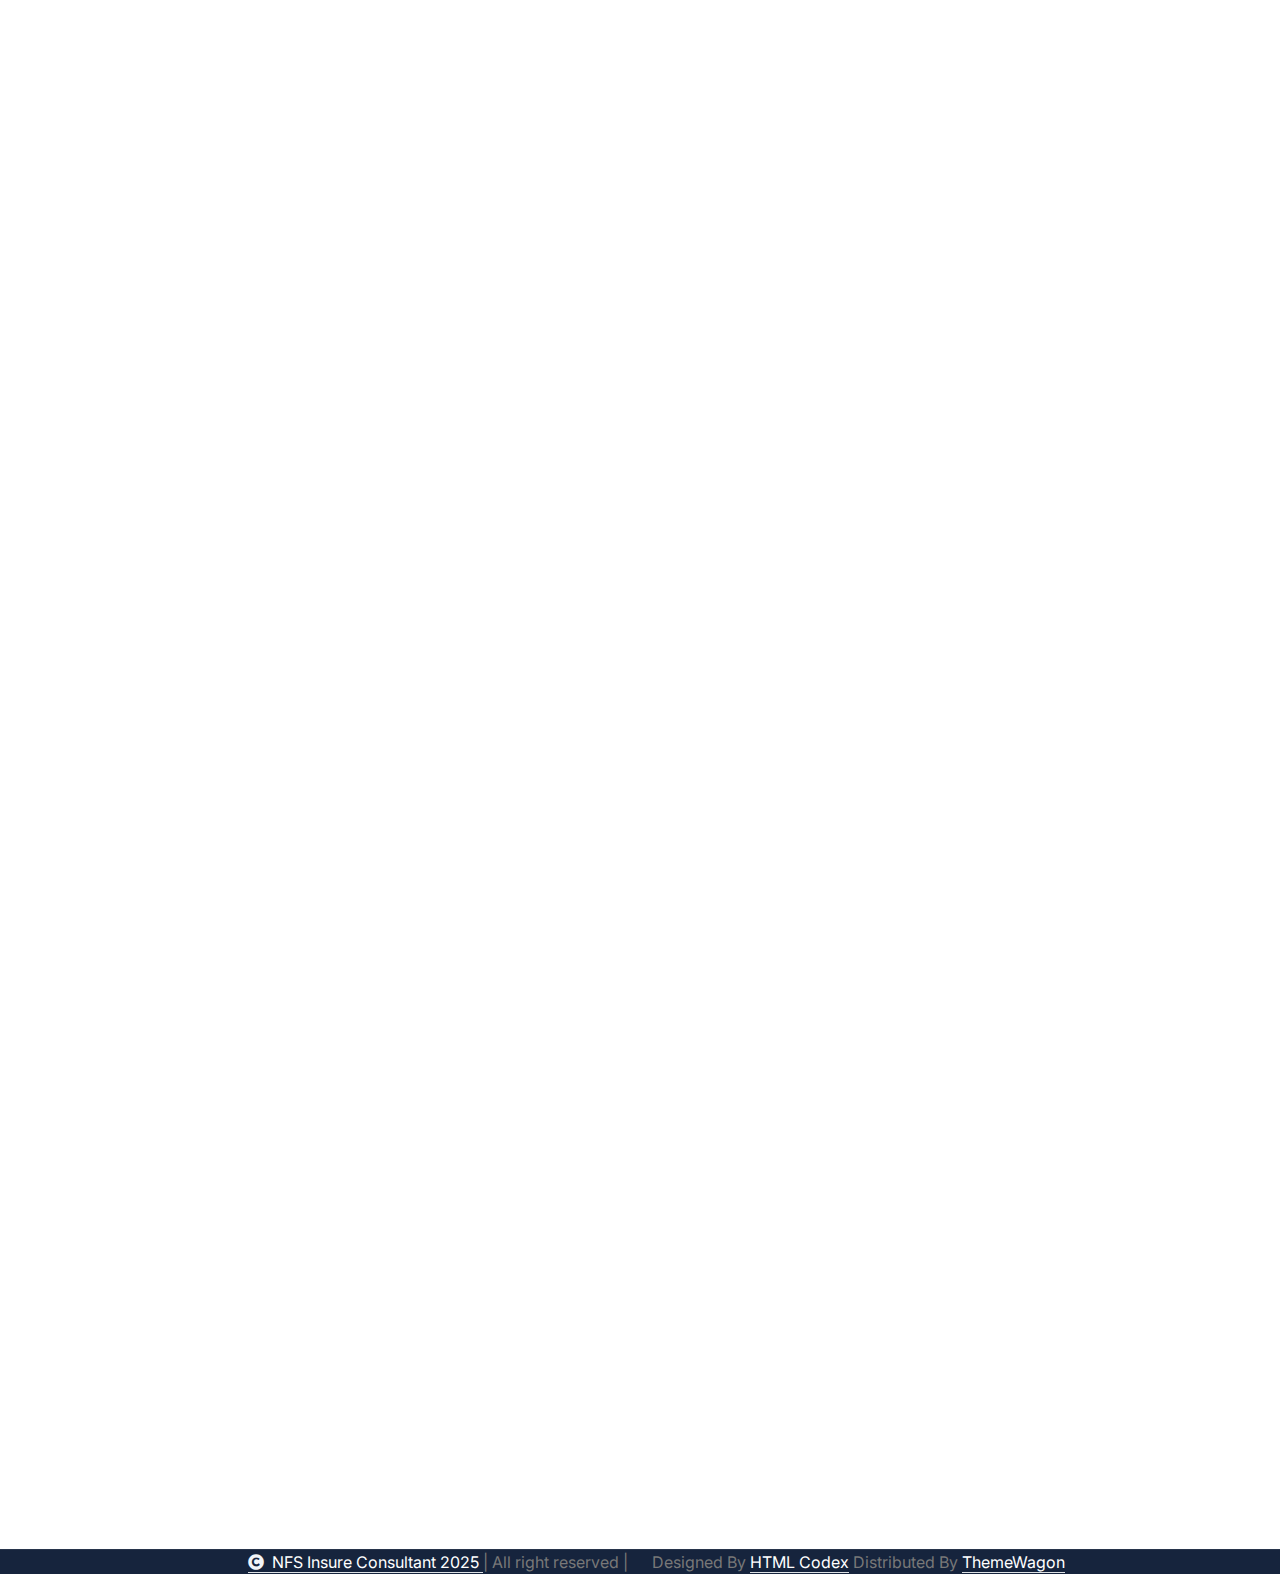
<file: service.html>
<!DOCTYPE html>
<html lang="en">

    <head>
        <meta charset="utf-8">
        <title>NFS - Insurance</title>
        <meta content="width=device-width, initial-scale=1.0" name="viewport">
        <meta content="" name="keywords">
        <meta content="" name="description">

        <!-- Google Web Fonts -->
        <link rel="preconnect" href="https://fonts.googleapis.com">
        <link rel="preconnect" href="https://fonts.gstatic.com" crossorigin>
        <link href="https://fonts.googleapis.com/css2?family=DM+Sans:ital,opsz,wght@0,9..40,100..1000;1,9..40,100..1000&family=Inter:slnt,wght@-10..0,100..900&display=swap" rel="stylesheet">

        <!-- Icon Font Stylesheet -->
        <link rel="stylesheet" href="https://use.fontawesome.com/releases/v5.15.4/css/all.css"/>
        <link href="https://cdn.jsdelivr.net/npm/bootstrap-icons@1.4.1/font/bootstrap-icons.css" rel="stylesheet">

        <!-- Libraries Stylesheet -->
        <link rel="stylesheet" href="lib/animate/animate.min.css"/>
        <link href="lib/lightbox/css/lightbox.min.css" rel="stylesheet">
        <link href="lib/owlcarousel/assets/owl.carousel.min.css" rel="stylesheet">


        <!-- Customized Bootstrap Stylesheet -->
        <link href="css/bootstrap.min.css" rel="stylesheet">

        <!-- Template Stylesheet -->
        <link href="css/style.css" rel="stylesheet">
    </head>

    <body>

        <!-- Spinner Start -->
        <div id="spinner" class="show bg-white position-fixed translate-middle w-100 vh-100 top-50 start-50 d-flex align-items-center justify-content-center">
            <div class="spinner-border text-primary" style="width: 3rem; height: 3rem;" role="status">
                <span class="sr-only">Loading...</span>
            </div>
        </div>
        <!-- Spinner End -->

        <!-- Navbar & Hero Start -->
        <div class="container-fluid nav-bar px-0 px-lg-4 py-lg-0">
            <div class="container">
                <nav class="navbar navbar-expand-lg navbar-light"> 
                    <a href="#" class="navbar-brand p-0">
                        <img src="img/NFS_Insure_Logo_Blue_Mustard_Combination@2x.png" alt="Logo"> 
                        <span style="
                        display: flex;
                        padding-left: 170px;
                        font-size: small;
                        margin-top: -5px;">consultant</span>
                    </a>
                    <button class="navbar-toggler" type="button" data-bs-toggle="collapse" data-bs-target="#navbarCollapse">
                        <span class="fa fa-bars"></span>
                    </button>
                    <div class="collapse navbar-collapse" id="navbarCollapse">
                        <div class="navbar-nav mx-0 mx-lg-auto">
                            <a href="index.html" class="nav-item nav-link">Home</a>
                            <a href="about.html" class="nav-item nav-link">About</a>
                            <a href="service.html" class="nav-item nav-link active">Services</a>
                            <!-- <a href="blog.html" class="nav-item nav-link">Blog</a> -->
                            <div class="nav-item dropdown">
                                <a href="#" class="nav-link" data-bs-toggle="dropdown">
                                    <span class="dropdown-toggle">More</span>
                                </a>
                                <div class="dropdown-menu">
                                    <a href="feature.html" class="dropdown-item">Our Features</a>
                                    <a href="testimonial.html" class="dropdown-item">Testimonial</a>
                                    <a href="FAQ.html" class="dropdown-item">FAQs</a>
                                </div>
                            </div>
                            <a href="contact.html" class="nav-item nav-link">Contact</a>
                        </div>
                    </div>
                    <div class="d-none d-xl-flex flex-shrink-0 ps-4">
                        <a href="#" class="btn btn-light btn-lg-square rounded-circle position-relative wow tada" data-wow-delay=".9s">
                            <i class="fa fa-phone-alt fa-2x"></i>
                            <div class="position-absolute" style="top: 7px; right: 12px;">
                                <span><i class="fa fa-comment-dots text-secondary"></i></span>
                            </div>
                        </a>
                        <div class="d-flex flex-column ms-3">
                            <span>info@nfs.insure</span>
                            <a href="tel:+27 10 055 7272"><span class="text-dark">+27 10 055 7272</span></a>
                        </div>
                    </div>
                </nav>
            </div>
        </div>
        <!-- Navbar & Hero End -->

        <!-- Modal Search Start -->
        <div class="modal fade" id="searchModal" tabindex="-1" aria-labelledby="exampleModalLabel" aria-hidden="true">
            <div class="modal-dialog modal-fullscreen">
                <div class="modal-content rounded-0">
                    <div class="modal-header">
                        <h5 class="modal-title" id="exampleModalLabel">Search by keyword</h5>
                        <button type="button" class="btn-close" data-bs-dismiss="modal" aria-label="Close"></button>
                    </div>
                    <div class="modal-body d-flex align-items-center bg-primary">
                        <div class="input-group w-75 mx-auto d-flex">
                            <input type="search" class="form-control p-3" placeholder="keywords" aria-describedby="search-icon-1">
                            <span id="search-icon-1" class="btn bg-light border nput-group-text p-3"><i class="fa fa-search"></i></span>
                        </div>
                    </div>
                </div>
            </div>
        </div>
        <!-- Modal Search End -->


        <!-- Header Start -->
        <div class="container-fluid bg-breadcrumb">
            <div class="container text-center py-5" style="max-width: 900px;">
                <h4 class="text-white display-4 mb-4 wow fadeInDown" data-wow-delay="0.01s">Our Services</h4>
                <ol class="breadcrumb d-flex justify-content-center mb-0 wow fadeInDown" data-wow-delay="0.3s">
                    <li class="breadcrumb-item"><a href="index.html">Home</a></li>
                    <li class="breadcrumb-item"><a href="#">Pages</a></li>
                    <li class="breadcrumb-item active text-primary">Service</li>
                </ol>    
            </div>
        </div>
        <!-- Header End -->


        <!-- Service Start -->
        <div class="container-fluid service py-5">
            <div class="container py-5">
                <div class="text-center mx-auto pb-5 wow fadeInUp" data-wow-delay="0.02s" style="max-width: 800px;">
                    <h4 class="text-primary">Our Services</h4>
                    <h1 class="display-4 mb-4">Empowering Your Financial Freedom</h1>
                    <p class="mb-0">At NFS Insure Consultant, we believe that
                        everyone deserves to achieve their
                        aspirations and secure their future.
                        That&#39;s why we&#39;re dedicated to
                        providing innovative insurance
                        solutions that protect your
                        tomorrow, today.
                    </p><br>
                    <p class="mb-0">As a licensed financial services
                        provider (FSP: 53910) and
                        registered credit provider
                        (NCRCP12678), you can trust that
                        our expertise and guidance will
                        help you make informed decisions
                        about your financial well-being.
                    </p><br>
                    <p class="mb-0">We're proud to be a B-BBEE Level 1 Contributor, demonstrating our commitment to economic
                        empowerment and social responsibility.
                    </p>
                </div>
                <div class="row g-4 justify-content-center">
                    <div class="col-md-6 col-lg-6 col-xl-2 wow fadeInUp" data-wow-delay="0.02s">
                        <div class="service-item">
                            <div class="service-img">
                                <img src="img/blog-3.png" class="img-fluid rounded-top w-100" alt="">
                                <div class="service-icon p-3">
                                    <i class="fa fa-users fa-2x"></i>
                                </div>
                            </div>
                            <div class="service-content p-4">
                                <div class="service-content-inner">
                                    <a href="#" class="d-inline-block h4 mb-4">Risk Cover</a>
                                    <p class="text-dark"><i class="fa fa-check text-primary me-3"></i>Life Cover</p>
                                    <p class="text-dark"><i class="fa fa-check text-primary me-3"></i>Critical Illness Cover
                                    </p>
                                    <p class="text-dark"><i class="fa fa-check text-primary me-3"></i>Disability Insurance</p>
                                    <p class="text-dark"><i class="fa fa-check text-primary me-3"></i>Income Protection</p>
                                    <p class="text-dark"><i class="fa fa-check text-primary me-3"></i>Funeral Cover</p>
                                </div>
                            </div>
                        </div>
                    </div>
                    <div class="col-md-6 col-lg-6 col-xl-2 wow fadeInUp" data-wow-delay="0.04s">
                        <div class="service-item">
                            <div class="service-img">
                                <img src="img/blog-4.png" class="img-fluid rounded-top w-100" alt="">
                                <div class="service-icon p-3">
                                    <i class="fa fa-hospital fa-2x"></i>
                                </div>
                            </div>
                            <div class="service-content p-4">
                                <div class="service-content-inner">
                                    <a href="#" class="d-inline-block h4 mb-4">Medical Aid</a>
                                    <p class="text-dark"><i class="fa fa-check text-primary me-3"></i>Various plan options of Individuals and Corporates
                                    </p>
                                </div>
                            </div>
                        </div>
                    </div>
                    <div class="col-md-6 col-lg-6 col-xl-2 wow fadeInUp" data-wow-delay="0.06s">
                        <div class="service-item">
                            <div class="service-img">
                                <img src="img/blog-2.png" class="img-fluid rounded-top w-100" alt="">
                                <div class="service-icon p-3">
                                    <i class="fa fa-car fa-2x"></i>
                                </div>
                            </div>
                            <div class="service-content p-4">
                                <div class="service-content-inner">
                                    <a href="#" class="d-inline-block h4 mb-4">Short-Term Insurance</a>
                                    <p class="text-dark"><i class="fa fa-check text-primary me-3"></i>Motor &amp; Household Insurance</p>
                                    <p class="text-dark"><i class="fa fa-check text-primary me-3"></i>Commercial Insurance</p>
                                    <p class="text-dark"><i class="fa fa-check text-primary me-3"></i>Health and Accident Cover for Individuals and Corporates</p>
                                </div>
                            </div>
                        </div>
                    </div>
                    <div class="col-md-6 col-lg-6 col-xl-2 wow fadeInUp" data-wow-delay="0.08s">
                        <div class="service-item">
                            <div class="service-img">
                                <img src="img/blog-3.png" class="img-fluid rounded-top w-100" alt="">
                                <div class="service-icon p-3">
                                    <i class="fa fa-home fa-2x"></i>
                                </div>
                            </div>
                            <div class="service-content p-4">
                                <div class="service-content-inner">
                                    <a href="#" class="d-inline-block h4 mb-4">Savings and Investments</a>
                                    <p class="text-dark"><i class="fa fa-check text-primary me-3"></i>Savings and Investments
                                    </p>
                                </div>
                            </div>
                        </div>
                    </div>
                    <div class="col-md-6 col-lg-6 col-xl-2 wow fadeInUp" data-wow-delay="0.08s">
                        <div class="service-item">
                            <div class="service-img">
                                <img src="img/blog-3.png" class="img-fluid rounded-top w-100" alt="">
                                <div class="service-icon p-3">
                                    <i class="fa fa-home fa-2x"></i>
                                </div>
                            </div>
                            <div class="service-content p-4">
                                <div class="service-content-inner">
                                    <a href="#" class="d-inline-block h4 mb-4">Pension and Annuities</a>
                                    <p class="text-dark"><i class="fa fa-check text-primary me-3"></i>Retirement Planning
                                    </p>
                                </div>
                            </div>
                        </div>
                    </div>
                </div>
            </div>
        </div>
        <!-- Service End -->


        <!-- Testimonial Start -->
        <div class="container-fluid testimonial pb-5">
            <div class="container pb-5">
                <div class="text-center mx-auto pb-5 wow fadeInUp" data-wow-delay="0.02s" style="max-width: 800px;">
                    <h4 class="text-primary">Testimonial</h4>
                    <h1 class="display-4 mb-4">What Our Customers Are Saying</h1>
                </div>
                <div class="owl-carousel testimonial-carousel wow fadeInUp" data-wow-delay="0.02s">
                    <div class="testimonial-item bg-light rounded">
                        <div class="row g-0">
                                <div class="d-flex flex-column my-auto text-start p-4">
                                    <h4 class="text-dark mb-0">Thabo M</h4>
                                    <p class="mb-3">Business Owner</p>
                                    <div class="d-flex text-primary mb-3">
                                        <i class="fas fa-star"></i>
                                        <i class="fas fa-star"></i>
                                        <i class="fas fa-star"></i>
                                        <i class="fas fa-star"></i>
                                        <i class="fas fa-star"></i>
                                    </div>
                                    <p class="mb-0">"I was blown away by the exceptional service I received from NFS Insure Consultant. Their team went above and beyond to ensure I had the right coverage for my business. I highly recommend them to anyone looking for reliable and personalized insurance solutions." 
                                    </p>
                                </div>
                        </div>
                    </div>
                    <div class="testimonial-item bg-light rounded">
                        <div class="row g-0">
                                <div class="d-flex flex-column my-auto text-start p-4">
                                    <h4 class="text-dark mb-0">Nandi P</h4>
                                    <p class="mb-3">Individual Client</p>
                                    <div class="d-flex text-primary mb-3">
                                        <i class="fas fa-star"></i>
                                        <i class="fas fa-star"></i>
                                        <i class="fas fa-star"></i>
                                        <i class="fas fa-star"></i>
                                        <i class="fas fa-star text-body"></i>
                                    </div>
                                    <p class="mb-0">"I've been with NFS Insure Consultant for years, and I've never been disappointed. Their medical insurance plans are comprehensive and affordable. The claims process is seamless, and their customer support is top-notch. I have complete peace of mind knowing I'm protected by NFS Insure Consultant."
                                    </p>
                                </div>
                        </div>
                    </div>
                    <div class="testimonial-item bg-light rounded">
                        <div class="row g-0">
                                <div class="d-flex flex-column my-auto text-start p-4">
                                    <h4 class="text-dark mb-0">Sipho M</h4>
                                    <p class="mb-3">Business Owner</p>
                                    <div class="d-flex text-primary mb-3">
                                        <i class="fas fa-star"></i>
                                        <i class="fas fa-star"></i>
                                        <i class="fas fa-star"></i>
                                        <i class="fas fa-star"></i>
                                        <i class="fas fa-star text-body"></i>
                                    </div>
                                    <p class="mb-0">"As a business owner, it's essential to have a reliable insurance partner. NFS Insure Consultant has been instrumental in helping me navigate the complex world of insurance. Their tailored group schemes are innovative and cost-effective. I appreciate their professionalism, expertise, and dedication to customer satisfaction." 
                                    </p>
                                </div>
                        </div>
                    </div>
                </div>
            </div>
        </div>
        <!-- Testimonial End -->


        <!-- Footer Start -->
        <div class="container-fluid footer py-5 wow fadeIn" data-wow-delay="0.02s">
            <div class="container py-5">
                <div class="row g-5">
                    <div class="col-xl-9">
                        <div class="mb-5">
                            <div class="row g-4">
                                <div class="col-md-6 col-lg-6 col-xl-5">
                                    <div>
                                        <a href="index.html" class="p-0">
                                            <img style="height: 50px;margin-bottom: 10px;"
                                                src="img/NFS_Insure_Logo_Off-white_Mustard_Combination@2x.png" alt="Logo">
                                        </a>
                                        <p class="text-white">NFS Insure Consultant (Pty) Ltd is an Authorised Financial Services Provider (FSP No. 53910)</p>
                                        <div class="col-md-6 col-lg-6 col-xl-6">
                                            <div class="footer-item">
                                        <a href="#"><i class="fas fa-angle-right me-2"></i> PAIA Manual</a>
                                        <a href="#"><i class="fas fa-angle-right me-2"></i> Conflict of Interest</a>
                                        <a href="#"><i class="fas fa-angle-right me-2"></i> Complaints</a>
                                        <a href="#"><i class="fas fa-angle-right me-2"></i> TCF</a>
                                        <a href="#"><i class="fas fa-angle-right me-2"></i> Privacy Notice</a>
                                    </div>
                                </div>
                                    </div>
                                </div>
                                <div class="col-md-6 col-lg-6 col-xl-3">
                                    <div class="footer-item">
                                        <h4 class="text-white mb-4">Useful Links</h4>
                                        <a href="#"><i class="fas fa-angle-right me-2"></i> About Us</a>
                                        <a href="#"><i class="fas fa-angle-right me-2"></i> Features</a>
                                        <a href="#"><i class="fas fa-angle-right me-2"></i> Services</a>
                                        <a href="#"><i class="fas fa-angle-right me-2"></i> FAQ's</a>
                                        
                                        <a href="#"><i class="fas fa-angle-right me-2"></i> Contact</a>
                                    </div>
                                </div>
                                <div class="col-md-6 col-lg-6 col-xl-4">
                                    <div class="footer-item">
                                        <h4 class="mb-4 text-white">Instagram</h4>
                                        <div class="row g-3">
                                            <div class="col-4">
                                                <div class="footer-instagram rounded">
                                                    <img src="img/instagram-footer-1.jpg" class="img-fluid w-100" alt="">
                                                    <div class="footer-search-icon">
                                                        <a href="https://www.instagram.com" target="_blank"><i
                                                                class="fas fa-link text-white"></i></a>
                                                    </div>
                                                </div>
                                            </div>
                                            <div class="col-4">
                                                <div class="footer-instagram rounded">
                                                    <img src="img/instagram-footer-2.jpg" class="img-fluid w-100" alt="">
                                                    <div class="footer-search-icon">
                                                        <a href="https://www.instagram.com" target="_blank"><i
                                                            class="fas fa-link text-white"></i></a>
                                                    </div>
                                                </div>
                                            </div>
                                            <div class="col-4">
                                                <div class="footer-instagram rounded">
                                                    <img src="img/instagram-footer-3.jpg" class="img-fluid w-100" alt="">
                                                    <div class="footer-search-icon">
                                                        <a href="https://www.instagram.com" target="_blank"><i
                                                            class="fas fa-link text-white"></i></a>
                                                    </div>
                                                </div>
                                            </div>
                                            <div class="col-4">
                                                <div class="footer-instagram rounded">
                                                    <img src="img/instagram-footer-4.jpg" class="img-fluid w-100" alt="">
                                                    <div class="footer-search-icon">
                                                        <a href="https://www.instagram.com" target="_blank"><i
                                                            class="fas fa-link text-white"></i></a>
                                                    </div>
                                                </div>
                                            </div>
                                            <div class="col-4">
                                                <div class="footer-instagram rounded">
                                                    <img src="img/instagram-footer-5.jpg" class="img-fluid w-100" alt="">
                                                    <div class="footer-search-icon">
                                                        <a href="https://www.instagram.com" target="_blank"><i
                                                            class="fas fa-link text-white"></i></a>
                                                    </div>
                                                </div>
                                            </div>
                                            <div class="col-4">
                                                <div class="footer-instagram rounded">
                                                    <img src="img/instagram-footer-6.jpg" class="img-fluid w-100" alt="">
                                                    <div class="footer-search-icon">
                                                        <a href="https://www.instagram.com" target="_blank"><i
                                                            class="fas fa-link text-white"></i></a>
                                                    </div>
                                                </div>
                                            </div>
                                        </div>
                                    </div>
                                </div>
                            </div>
                        </div>
                        <div class="pt-5" style="border-top: 1px solid rgba(255, 255, 255, 0.08);">
                            <div class="row g-0">
                                <div class="col-12">
                                    <div class="row g-4">
                                        <div class="col-lg-6 col-xl-4">
                                            <div class="d-flex">
                                                <div class="btn-xl-square bg-primary text-white rounded p-4 me-4">
                                                    <i class="fas fa-map-marker-alt fa-2x"></i>
                                                </div>
                                                <div>
                                                    <h4 class="text-white">Address</h4>
                                                    <p class="mb-0">Eagle Canyon Office Park,
                                                        Corner Christiaan De Wet Street
                                                        and Dolfyn Street,
                                                        Randpark Ridge,
                                                        2154
                                                    </p>
                                                </div>
                                            </div>
                                        </div>
                                        <div class="col-lg-6 col-xl-4">
                                            <div class="d-flex">
                                                <div class="btn-xl-square bg-primary text-white rounded p-4 me-4">
                                                    <i class="fas fa-envelope fa-2x"></i>
                                                </div>
                                                <div>
                                                    <h4 class="text-white">Mail Us</h4>
                                                    <p class="mb-0">info@nfs.insure</p>
                                                </div>
                                            </div>
                                        </div>
                                        <div class="col-lg-6 col-xl-4">
                                            <div class="d-flex">
                                                <div class="btn-xl-square bg-primary text-white rounded p-4 me-4">
                                                    <i class="fa fa-phone-alt fa-2x"></i>
                                                </div>
                                                <div>
                                                    <h4 class="text-white">Telephone</h4>
                                                    <p class="mb-0">+27 10 055 7272</p>
                                                </div>
                                            </div>
                                        </div>
                                    </div>
                                </div>
                            </div>
                        </div>
                    </div>
    
                    <div class="col-xl-3">
                        <div class="footer-item">
                            <h4 class="text-white mb-4">Our Promise</h4>
                            <p class="text-white mb-3">Protecting your tomorrow, today.</p>
                            <div class="d-flex flex-shrink-0">
                                <div class="footer-btn">
                                    <a href="#" class="btn btn-lg-square rounded-circle position-relative wow tada"
                                        data-wow-delay=".9s">
                                        <i class="fa fa-phone-alt fa-2x"></i>
                                        <div class="position-absolute" style="top: 2px; right: 12px;">
                                            <span><i class="fa fa-comment-dots text-secondary"></i></span>
                                        </div>
                                    </a>
                                </div>
                                <div class="d-flex flex-column ms-3 flex-shrink-0">
                                    <span class="text-light">info@nfs.insure</span>
                                    <a href="tel:+27 10 055 7272"><span class="text-light">+27 10 055 7272</span></a>
                                </div>
                            </div>
                        </div>
                    </div>
                </div>
            </div>
        </div>
        <!-- Footer End -->
        
        <!-- Copyright Start -->
        <div class="container-fluid copyright">
            <div class="container">
                <div class="row g-4 align-items-center">
                    <div class="col-md-6 text-center text-md-end mb-md-0">
                        <span class="text-body"><a href="#" class="border-bottom text-white"><i class="fas fa-copyright text-light me-2"></i>NFS Insure Consultant 2025 </a>| All right reserved |</span>
                    </div>
                    <div class="col-md-6 text-center text-md-start text-body">
                        Designed By <a class="border-bottom text-white" href="https://htmlcodex.com">HTML Codex</a> Distributed By <a class="border-bottom text-white" href="https://themewagon.com">ThemeWagon</a>
                    </div>
                </div>
            </div>
        </div>
        <!-- Copyright End -->


        <!-- Back to Top -->
        <a href="#" class="btn btn-primary btn-lg-square rounded-circle back-to-top"><i class="fa fa-arrow-up"></i></a>   

        
        <!-- JavaScript Libraries -->
        <script src="https://ajax.googleapis.com/ajax/libs/jquery/3.6.4/jquery.min.js"></script>
        <script src="https://cdn.jsdelivr.net/npm/bootstrap@5.0.0/dist/js/bootstrap.bundle.min.js"></script>
        <script src="lib/wow/wow.min.js"></script>
        <script src="lib/easing/easing.min.js"></script>
        <script src="lib/waypoints/waypoints.min.js"></script>
        <script src="lib/counterup/counterup.min.js"></script>
        <script src="lib/lightbox/js/lightbox.min.js"></script>
        <script src="lib/owlcarousel/owl.carousel.min.js"></script>
        

        <!-- Template Javascript -->
        <script src="js/main.js"></script>
    </body>

</html>
</file>
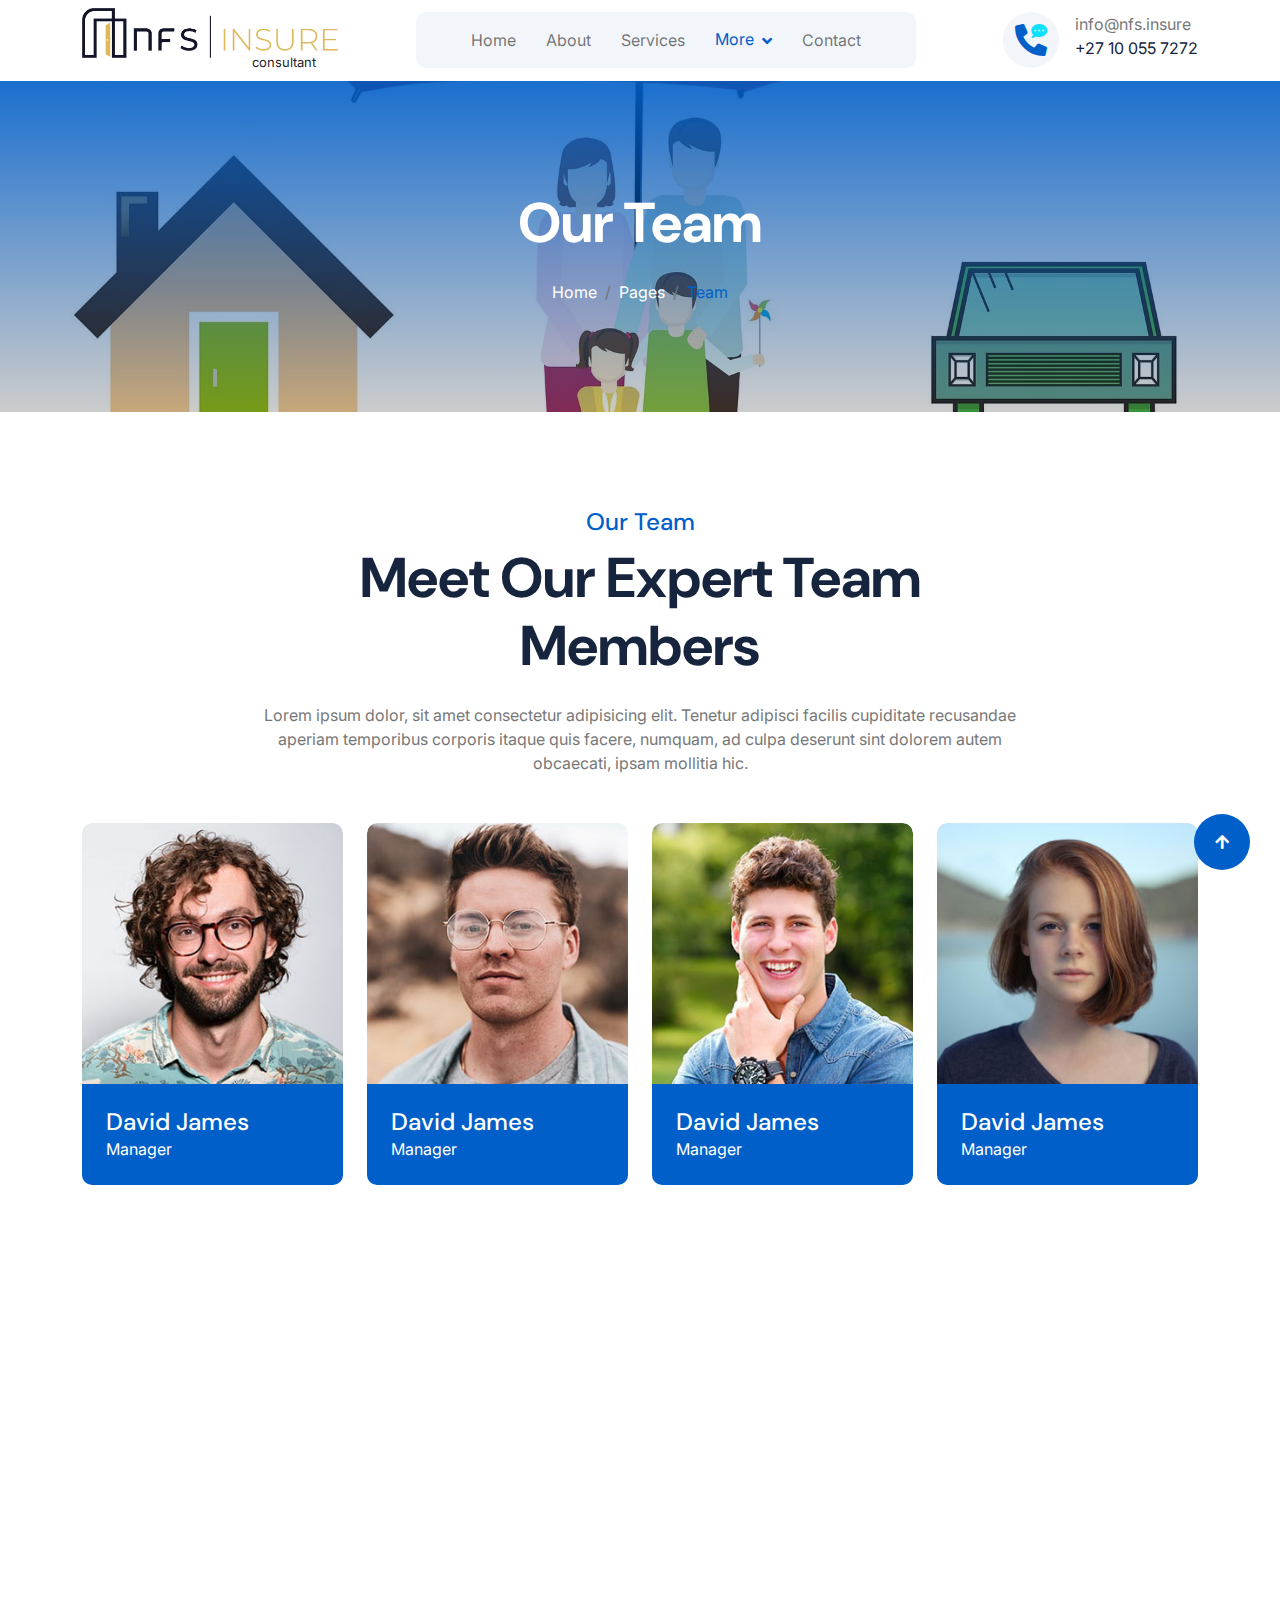
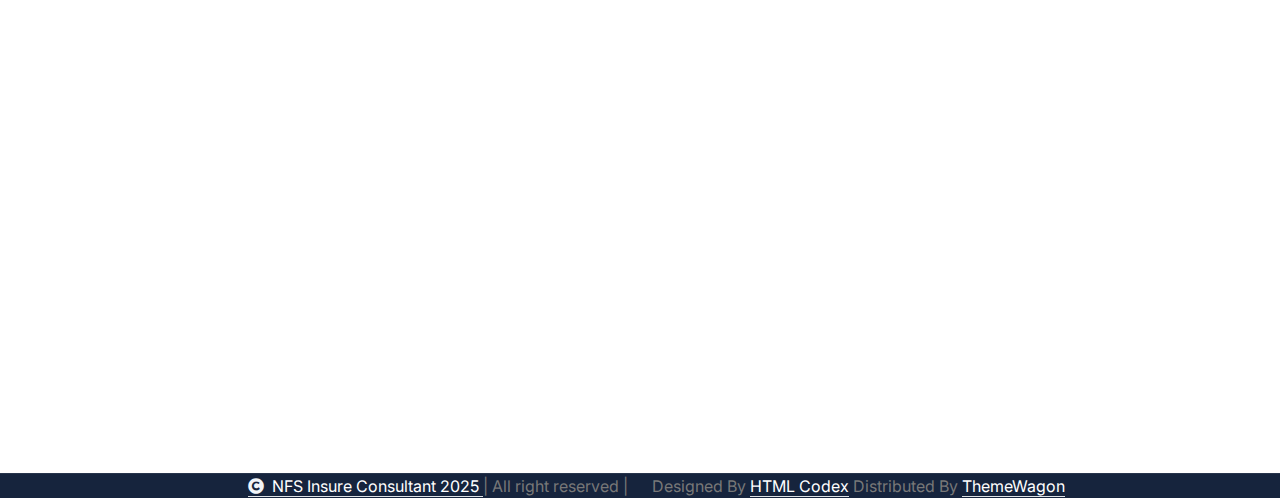
<file: team.html>
<!DOCTYPE html>
<html lang="en">

    <head>
        <meta charset="utf-8">
        <title>NFS - Insurance</title>
        <meta content="width=device-width, initial-scale=1.0" name="viewport">
        <meta content="" name="keywords">
        <meta content="" name="description">

        <!-- Google Web Fonts -->
        <link rel="preconnect" href="https://fonts.googleapis.com">
        <link rel="preconnect" href="https://fonts.gstatic.com" crossorigin>
        <link href="https://fonts.googleapis.com/css2?family=DM+Sans:ital,opsz,wght@0,9..40,100..1000;1,9..40,100..1000&family=Inter:slnt,wght@-10..0,100..900&display=swap" rel="stylesheet">

        <!-- Icon Font Stylesheet -->
        <link rel="stylesheet" href="https://use.fontawesome.com/releases/v5.15.4/css/all.css"/>
        <link href="https://cdn.jsdelivr.net/npm/bootstrap-icons@1.4.1/font/bootstrap-icons.css" rel="stylesheet">

        <!-- Libraries Stylesheet -->
        <link rel="stylesheet" href="lib/animate/animate.min.css"/>
        <link href="lib/lightbox/css/lightbox.min.css" rel="stylesheet">
        <link href="lib/owlcarousel/assets/owl.carousel.min.css" rel="stylesheet">


        <!-- Customized Bootstrap Stylesheet -->
        <link href="css/bootstrap.min.css" rel="stylesheet">

        <!-- Template Stylesheet -->
        <link href="css/style.css" rel="stylesheet">
    </head>

    <body>

        <!-- Spinner Start -->
        <div id="spinner" class="show bg-white position-fixed translate-middle w-100 vh-100 top-50 start-50 d-flex align-items-center justify-content-center">
            <div class="spinner-border text-primary" style="width: 3rem; height: 3rem;" role="status">
                <span class="sr-only">Loading...</span>
            </div>
        </div>
        <!-- Spinner End -->

        <!-- Navbar & Hero Start -->
        <div class="container-fluid nav-bar px-0 px-lg-4 py-lg-0">
            <div class="container">
                <nav class="navbar navbar-expand-lg navbar-light"> 
                    <a href="#" class="navbar-brand p-0">
                        <img src="img/NFS_Insure_Logo_Blue_Mustard_Combination@2x.png" alt="Logo"> 
                        <span style="
                        display: flex;
                        padding-left: 170px;
                        font-size: small;
                        margin-top: -5px;">consultant</span>
                    </a>
                    <button class="navbar-toggler" type="button" data-bs-toggle="collapse" data-bs-target="#navbarCollapse">
                        <span class="fa fa-bars"></span>
                    </button>
                    <div class="collapse navbar-collapse" id="navbarCollapse">
                        <div class="navbar-nav mx-0 mx-lg-auto">
                            <a href="index.html" class="nav-item nav-link">Home</a>
                            <a href="about.html" class="nav-item nav-link">About</a>
                            <a href="service.html" class="nav-item nav-link">Services</a>
                            <!-- <a href="blog.html" class="nav-item nav-link">Blog</a> -->
                            <div class="nav-item dropdown active">
                                <a href="#" class="nav-link" data-bs-toggle="dropdown">
                                    <span class="dropdown-toggle">More</span>
                                </a>
                                <div class="dropdown-menu">
                                    <a href="feature.html" class="dropdown-item">Our Features</a>
                                    <a href="testimonial.html" class="dropdown-item">Testimonial</a>
                                    <a href="FAQ.html" class="dropdown-item">FAQs</a>
                                </div>
                            </div>
                            <a href="contact.html" class="nav-item nav-link">Contact</a>
                        </div>
                    </div>
                    <div class="d-none d-xl-flex flex-shrink-0 ps-4">
                        <a href="#" class="btn btn-light btn-lg-square rounded-circle position-relative wow tada" data-wow-delay=".9s">
                            <i class="fa fa-phone-alt fa-2x"></i>
                            <div class="position-absolute" style="top: 7px; right: 12px;">
                                <span><i class="fa fa-comment-dots text-secondary"></i></span>
                            </div>
                        </a>
                        <div class="d-flex flex-column ms-3">
                            <span>info@nfs.insure</span>
                            <a href="tel:+27 10 055 7272"><span class="text-dark">+27 10 055 7272</span></a>
                        </div>
                    </div>
                </nav>
            </div>
        </div>
        <!-- Navbar & Hero End -->

        <!-- Modal Search Start -->
        <div class="modal fade" id="searchModal" tabindex="-1" aria-labelledby="exampleModalLabel" aria-hidden="true">
            <div class="modal-dialog modal-fullscreen">
                <div class="modal-content rounded-0">
                    <div class="modal-header">
                        <h5 class="modal-title" id="exampleModalLabel">Search by keyword</h5>
                        <button type="button" class="btn-close" data-bs-dismiss="modal" aria-label="Close"></button>
                    </div>
                    <div class="modal-body d-flex align-items-center bg-primary">
                        <div class="input-group w-75 mx-auto d-flex">
                            <input type="search" class="form-control p-3" placeholder="keywords" aria-describedby="search-icon-1">
                            <span id="search-icon-1" class="btn bg-light border nput-group-text p-3"><i class="fa fa-search"></i></span>
                        </div>
                    </div>
                </div>
            </div>
        </div>
        <!-- Modal Search End -->


        <!-- Header Start -->
        <div class="container-fluid bg-breadcrumb">
            <div class="container text-center py-5" style="max-width: 900px;">
                <h4 class="text-white display-4 mb-4 wow fadeInDown" data-wow-delay="0.01s">Our Team</h4>
                <ol class="breadcrumb d-flex justify-content-center mb-0 wow fadeInDown" data-wow-delay="0.3s">
                    <li class="breadcrumb-item"><a href="index.html">Home</a></li>
                    <li class="breadcrumb-item"><a href="#">Pages</a></li>
                    <li class="breadcrumb-item active text-primary">Team</li>
                </ol>    
            </div>
        </div>
        <!-- Header End -->


        <!-- Team Start -->
        <div class="container-fluid team py-5">
            <div class="container py-5">
                <div class="text-center mx-auto pb-5 wow fadeInUp" data-wow-delay="0.02s" style="max-width: 800px;">
                    <h4 class="text-primary">Our Team</h4>
                    <h1 class="display-4 mb-4">Meet Our Expert Team Members</h1>
                    <p class="mb-0">Lorem ipsum dolor, sit amet consectetur adipisicing elit. Tenetur adipisci facilis cupiditate recusandae aperiam temporibus corporis itaque quis facere, numquam, ad culpa deserunt sint dolorem autem obcaecati, ipsam mollitia hic.
                    </p>
                </div>
                <div class="row g-4">
                    <div class="col-md-6 col-lg-6 col-xl-3 wow fadeInUp" data-wow-delay="0.02s">
                        <div class="team-item">
                            <div class="team-img">
                                <img src="img/team-1.jpg" class="img-fluid rounded-top w-100" alt="">
                                <div class="team-icon">
                                    <a class="btn btn-primary btn-sm-square rounded-pill mb-2" href=""><i class="fab fa-facebook-f"></i></a>
                                    <a class="btn btn-primary btn-sm-square rounded-pill mb-2" href=""><i class="fab fa-twitter"></i></a>
                                    <a class="btn btn-primary btn-sm-square rounded-pill mb-2" href=""><i class="fab fa-linkedin-in"></i></a>
                                    <a class="btn btn-primary btn-sm-square rounded-pill mb-0" href=""><i class="fab fa-instagram"></i></a>
                                </div>
                            </div>
                            <div class="team-title p-4">
                                <h4 class="mb-0">David James</h4>
                                <p class="mb-0">Manager</p>
                            </div>
                        </div>
                    </div>
                    <div class="col-md-6 col-lg-6 col-xl-3 wow fadeInUp" data-wow-delay="0.04s">
                        <div class="team-item">
                            <div class="team-img">
                                <img src="img/team-2.jpg" class="img-fluid rounded-top w-100" alt="">
                                <div class="team-icon">
                                    <a class="btn btn-primary btn-sm-square rounded-pill mb-2" href=""><i class="fab fa-facebook-f"></i></a>
                                    <a class="btn btn-primary btn-sm-square rounded-pill mb-2" href=""><i class="fab fa-twitter"></i></a>
                                    <a class="btn btn-primary btn-sm-square rounded-pill mb-2" href=""><i class="fab fa-linkedin-in"></i></a>
                                    <a class="btn btn-primary btn-sm-square rounded-pill mb-0" href=""><i class="fab fa-instagram"></i></a>
                                </div>
                            </div>
                            <div class="team-title p-4">
                                <h4 class="mb-0">David James</h4>
                                <p class="mb-0">Manager</p>
                            </div>
                        </div>
                    </div>
                    <div class="col-md-6 col-lg-6 col-xl-3 wow fadeInUp" data-wow-delay="0.06s">
                        <div class="team-item">
                            <div class="team-img">
                                <img src="img/team-3.jpg" class="img-fluid rounded-top w-100" alt="">
                                <div class="team-icon">
                                    <a class="btn btn-primary btn-sm-square rounded-pill mb-2" href=""><i class="fab fa-facebook-f"></i></a>
                                    <a class="btn btn-primary btn-sm-square rounded-pill mb-2" href=""><i class="fab fa-twitter"></i></a>
                                    <a class="btn btn-primary btn-sm-square rounded-pill mb-2" href=""><i class="fab fa-linkedin-in"></i></a>
                                    <a class="btn btn-primary btn-sm-square rounded-pill mb-0" href=""><i class="fab fa-instagram"></i></a>
                                </div>
                            </div>
                            <div class="team-title p-4">
                                <h4 class="mb-0">David James</h4>
                                <p class="mb-0">Manager</p>
                            </div>
                        </div>
                    </div>
                    <div class="col-md-6 col-lg-6 col-xl-3 wow fadeInUp" data-wow-delay="0.08s">
                        <div class="team-item">
                            <div class="team-img">
                                <img src="img/team-4.jpg" class="img-fluid rounded-top w-100" alt="">
                                <div class="team-icon">
                                    <a class="btn btn-primary btn-sm-square rounded-pill mb-2" href=""><i class="fab fa-facebook-f"></i></a>
                                    <a class="btn btn-primary btn-sm-square rounded-pill mb-2" href=""><i class="fab fa-twitter"></i></a>
                                    <a class="btn btn-primary btn-sm-square rounded-pill mb-2" href=""><i class="fab fa-linkedin-in"></i></a>
                                    <a class="btn btn-primary btn-sm-square rounded-pill mb-0" href=""><i class="fab fa-instagram"></i></a>
                                </div>
                            </div>
                            <div class="team-title p-4">
                                <h4 class="mb-0">David James</h4>
                                <p class="mb-0">Manager</p>
                            </div>
                        </div>
                    </div>
                </div>
            </div>
        </div>
        <!-- Team End -->


        <!-- Footer Start -->
        <div class="container-fluid footer py-5 wow fadeIn" data-wow-delay="0.02s">
            <div class="container py-5">
                <div class="row g-5">
                    <div class="col-xl-9">
                        <div class="mb-5">
                            <div class="row g-4">
                                <div class="col-md-6 col-lg-6 col-xl-5">
                                    <div>
                                        <a href="index.html" class="p-0">
                                            <img style="height: 50px;margin-bottom: 10px;"
                                                src="img/NFS_Insure_Logo_Off-white_Mustard_Combination@2x.png" alt="Logo">
                                        </a>
                                        <p class="text-white">NFS Insure Consultant (Pty) Ltd is an Authorised Financial Services Provider (FSP No. 53910)</p>
                                        <div class="col-md-6 col-lg-6 col-xl-6">
                                            <div class="footer-item">
                                        <a href="#"><i class="fas fa-angle-right me-2"></i> PAIA Manual</a>
                                        <a href="#"><i class="fas fa-angle-right me-2"></i> Conflict of Interest</a>
                                        <a href="#"><i class="fas fa-angle-right me-2"></i> Complaints</a>
                                        <a href="#"><i class="fas fa-angle-right me-2"></i> TCF</a>
                                        <a href="#"><i class="fas fa-angle-right me-2"></i> Privacy Notice</a>
                                    </div>
                                </div>
                                    </div>
                                </div>
                                <div class="col-md-6 col-lg-6 col-xl-3">
                                    <div class="footer-item">
                                        <h4 class="text-white mb-4">Useful Links</h4>
                                        <a href="#"><i class="fas fa-angle-right me-2"></i> About Us</a>
                                        <a href="#"><i class="fas fa-angle-right me-2"></i> Features</a>
                                        <a href="#"><i class="fas fa-angle-right me-2"></i> Services</a>
                                        <a href="#"><i class="fas fa-angle-right me-2"></i> FAQ's</a>
                                        
                                        <a href="#"><i class="fas fa-angle-right me-2"></i> Contact</a>
                                    </div>
                                </div>
                                <div class="col-md-6 col-lg-6 col-xl-4">
                                    <div class="footer-item">
                                        <h4 class="mb-4 text-white">Instagram</h4>
                                        <div class="row g-3">
                                            <div class="col-4">
                                                <div class="footer-instagram rounded">
                                                    <img src="img/instagram-footer-1.jpg" class="img-fluid w-100" alt="">
                                                    <div class="footer-search-icon">
                                                        <a href="https://www.instagram.com" target="_blank"><i
                                                                class="fas fa-link text-white"></i></a>
                                                    </div>
                                                </div>
                                            </div>
                                            <div class="col-4">
                                                <div class="footer-instagram rounded">
                                                    <img src="img/instagram-footer-2.jpg" class="img-fluid w-100" alt="">
                                                    <div class="footer-search-icon">
                                                        <a href="https://www.instagram.com" target="_blank"><i
                                                            class="fas fa-link text-white"></i></a>
                                                    </div>
                                                </div>
                                            </div>
                                            <div class="col-4">
                                                <div class="footer-instagram rounded">
                                                    <img src="img/instagram-footer-3.jpg" class="img-fluid w-100" alt="">
                                                    <div class="footer-search-icon">
                                                        <a href="https://www.instagram.com" target="_blank"><i
                                                            class="fas fa-link text-white"></i></a>
                                                    </div>
                                                </div>
                                            </div>
                                            <div class="col-4">
                                                <div class="footer-instagram rounded">
                                                    <img src="img/instagram-footer-4.jpg" class="img-fluid w-100" alt="">
                                                    <div class="footer-search-icon">
                                                        <a href="https://www.instagram.com" target="_blank"><i
                                                            class="fas fa-link text-white"></i></a>
                                                    </div>
                                                </div>
                                            </div>
                                            <div class="col-4">
                                                <div class="footer-instagram rounded">
                                                    <img src="img/instagram-footer-5.jpg" class="img-fluid w-100" alt="">
                                                    <div class="footer-search-icon">
                                                        <a href="https://www.instagram.com" target="_blank"><i
                                                            class="fas fa-link text-white"></i></a>
                                                    </div>
                                                </div>
                                            </div>
                                            <div class="col-4">
                                                <div class="footer-instagram rounded">
                                                    <img src="img/instagram-footer-6.jpg" class="img-fluid w-100" alt="">
                                                    <div class="footer-search-icon">
                                                        <a href="https://www.instagram.com" target="_blank"><i
                                                            class="fas fa-link text-white"></i></a>
                                                    </div>
                                                </div>
                                            </div>
                                        </div>
                                    </div>
                                </div>
                            </div>
                        </div>
                        <div class="pt-5" style="border-top: 1px solid rgba(255, 255, 255, 0.08);">
                            <div class="row g-0">
                                <div class="col-12">
                                    <div class="row g-4">
                                        <div class="col-lg-6 col-xl-4">
                                            <div class="d-flex">
                                                <div class="btn-xl-square bg-primary text-white rounded p-4 me-4">
                                                    <i class="fas fa-map-marker-alt fa-2x"></i>
                                                </div>
                                                <div>
                                                    <h4 class="text-white">Address</h4>
                                                    <p class="mb-0">Eagle Canyon Office Park,
                                                        Corner Christiaan De Wet Street
                                                        and Dolfyn Street,
                                                        Randpark Ridge,
                                                        2154
                                                    </p>
                                                </div>
                                            </div>
                                        </div>
                                        <div class="col-lg-6 col-xl-4">
                                            <div class="d-flex">
                                                <div class="btn-xl-square bg-primary text-white rounded p-4 me-4">
                                                    <i class="fas fa-envelope fa-2x"></i>
                                                </div>
                                                <div>
                                                    <h4 class="text-white">Mail Us</h4>
                                                    <p class="mb-0">info@nfs.insure</p>
                                                </div>
                                            </div>
                                        </div>
                                        <div class="col-lg-6 col-xl-4">
                                            <div class="d-flex">
                                                <div class="btn-xl-square bg-primary text-white rounded p-4 me-4">
                                                    <i class="fa fa-phone-alt fa-2x"></i>
                                                </div>
                                                <div>
                                                    <h4 class="text-white">Telephone</h4>
                                                    <p class="mb-0">+27 10 055 7272</p>
                                                </div>
                                            </div>
                                        </div>
                                    </div>
                                </div>
                            </div>
                        </div>
                    </div>
    
                    <div class="col-xl-3">
                        <div class="footer-item">
                            <h4 class="text-white mb-4">Our Promise</h4>
                            <p class="text-white mb-3">Protecting your tomorrow, today.</p>
                            <div class="d-flex flex-shrink-0">
                                <div class="footer-btn">
                                    <a href="#" class="btn btn-lg-square rounded-circle position-relative wow tada"
                                        data-wow-delay=".9s">
                                        <i class="fa fa-phone-alt fa-2x"></i>
                                        <div class="position-absolute" style="top: 2px; right: 12px;">
                                            <span><i class="fa fa-comment-dots text-secondary"></i></span>
                                        </div>
                                    </a>
                                </div>
                                <div class="d-flex flex-column ms-3 flex-shrink-0">
                                    <span class="text-light">info@nfs.insure</span>
                                    <a href="tel:+27 10 055 7272"><span class="text-light">+27 10 055 7272</span></a>
                                </div>
                            </div>
                        </div>
                    </div>
                </div>
            </div>
        </div>
        <!-- Footer End -->
        
        <!-- Copyright Start -->
        <div class="container-fluid copyright">
            <div class="container">
                <div class="row g-4 align-items-center">
                    <div class="col-md-6 text-center text-md-end mb-md-0">
                        <span class="text-body"><a href="#" class="border-bottom text-white"><i class="fas fa-copyright text-light me-2"></i>NFS Insure Consultant 2025 </a>| All right reserved |</span>
                    </div>
                    <div class="col-md-6 text-center text-md-start text-body">
                        Designed By <a class="border-bottom text-white" href="https://htmlcodex.com">HTML Codex</a> Distributed By <a class="border-bottom text-white" href="https://themewagon.com">ThemeWagon</a>
                    </div>
                </div>
            </div>
        </div>
        <!-- Copyright End -->


        <!-- Back to Top -->
        <a href="#" class="btn btn-primary btn-lg-square rounded-circle back-to-top"><i class="fa fa-arrow-up"></i></a>   

        
        <!-- JavaScript Libraries -->
        <script src="https://ajax.googleapis.com/ajax/libs/jquery/3.6.4/jquery.min.js"></script>
        <script src="https://cdn.jsdelivr.net/npm/bootstrap@5.0.0/dist/js/bootstrap.bundle.min.js"></script>
        <script src="lib/wow/wow.min.js"></script>
        <script src="lib/easing/easing.min.js"></script>
        <script src="lib/waypoints/waypoints.min.js"></script>
        <script src="lib/counterup/counterup.min.js"></script>
        <script src="lib/lightbox/js/lightbox.min.js"></script>
        <script src="lib/owlcarousel/owl.carousel.min.js"></script>
        

        <!-- Template Javascript -->
        <script src="js/main.js"></script>
    </body>

</html>
</file>
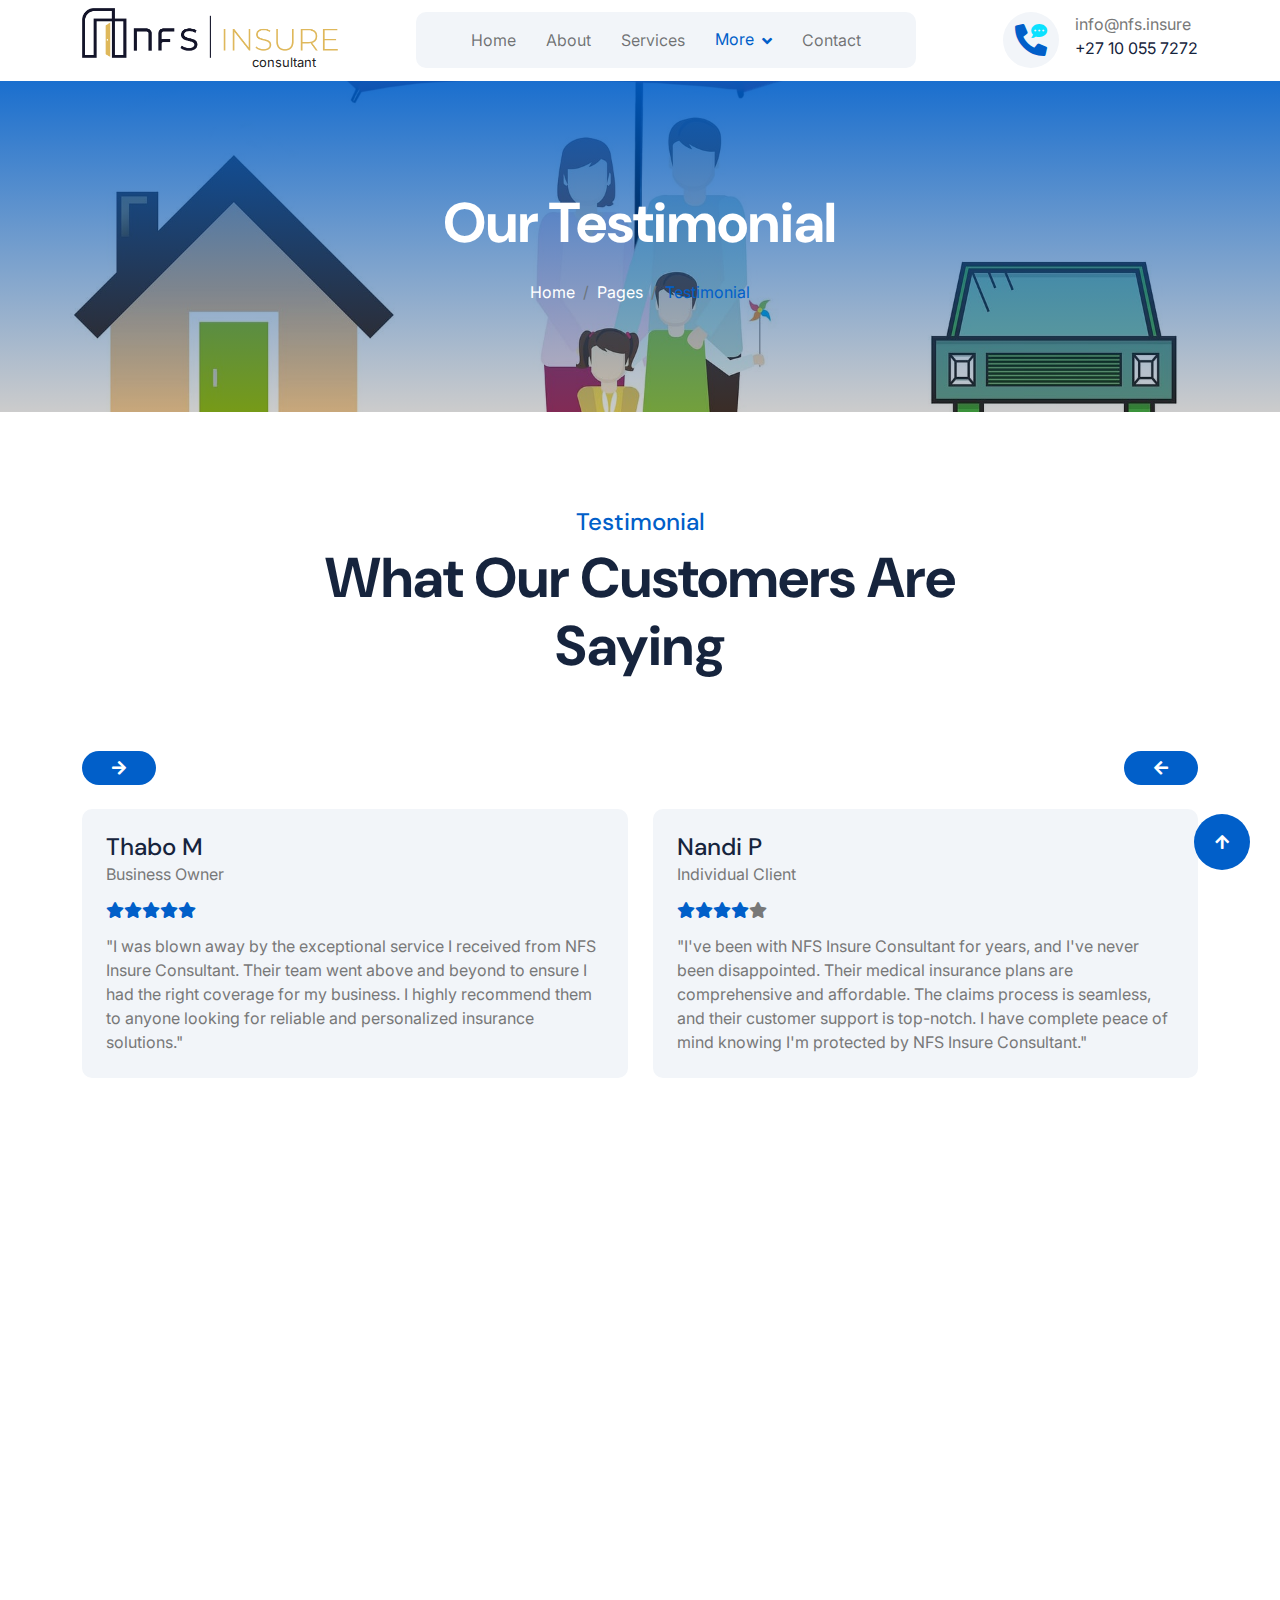
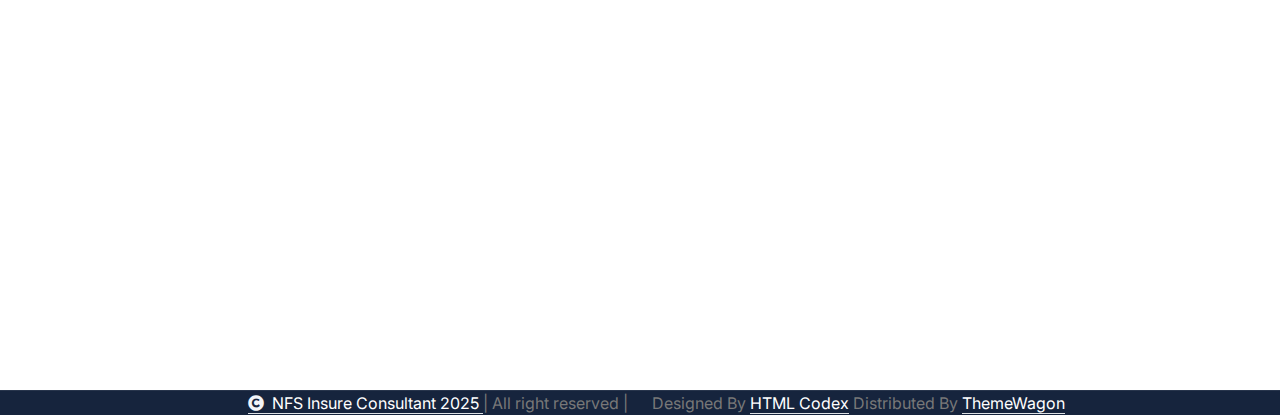
<file: testimonial.html>
<!DOCTYPE html>
<html lang="en">

    <head>
        <meta charset="utf-8">
        <title>NFS - Insurance</title>
        <meta content="width=device-width, initial-scale=1.0" name="viewport">
        <meta content="" name="keywords">
        <meta content="" name="description">

        <!-- Google Web Fonts -->
        <link rel="preconnect" href="https://fonts.googleapis.com">
        <link rel="preconnect" href="https://fonts.gstatic.com" crossorigin>
        <link href="https://fonts.googleapis.com/css2?family=DM+Sans:ital,opsz,wght@0,9..40,100..1000;1,9..40,100..1000&family=Inter:slnt,wght@-10..0,100..900&display=swap" rel="stylesheet">

        <!-- Icon Font Stylesheet -->
        <link rel="stylesheet" href="https://use.fontawesome.com/releases/v5.15.4/css/all.css"/>
        <link href="https://cdn.jsdelivr.net/npm/bootstrap-icons@1.4.1/font/bootstrap-icons.css" rel="stylesheet">

        <!-- Libraries Stylesheet -->
        <link rel="stylesheet" href="lib/animate/animate.min.css"/>
        <link href="lib/lightbox/css/lightbox.min.css" rel="stylesheet">
        <link href="lib/owlcarousel/assets/owl.carousel.min.css" rel="stylesheet">


        <!-- Customized Bootstrap Stylesheet -->
        <link href="css/bootstrap.min.css" rel="stylesheet">

        <!-- Template Stylesheet -->
        <link href="css/style.css" rel="stylesheet">
    </head>

    <body>

        <!-- Spinner Start -->
        <div id="spinner" class="show bg-white position-fixed translate-middle w-100 vh-100 top-50 start-50 d-flex align-items-center justify-content-center">
            <div class="spinner-border text-primary" style="width: 3rem; height: 3rem;" role="status">
                <span class="sr-only">Loading...</span>
            </div>
        </div>
        <!-- Spinner End -->

        <!-- Navbar & Hero Start -->
        <div class="container-fluid nav-bar px-0 px-lg-4 py-lg-0">
            <div class="container">
                <nav class="navbar navbar-expand-lg navbar-light"> 
                    <a href="#" class="navbar-brand p-0">
                        <img src="img/NFS_Insure_Logo_Blue_Mustard_Combination@2x.png" alt="Logo"> 
                        <span style="
                        display: flex;
                        padding-left: 170px;
                        font-size: small;
                        margin-top: -5px;">consultant</span>
                    </a>
                    <button class="navbar-toggler" type="button" data-bs-toggle="collapse" data-bs-target="#navbarCollapse">
                        <span class="fa fa-bars"></span>
                    </button>
                    <div class="collapse navbar-collapse" id="navbarCollapse">
                        <div class="navbar-nav mx-0 mx-lg-auto">
                            <a href="index.html" class="nav-item nav-link">Home</a>
                            <a href="about.html" class="nav-item nav-link">About</a>
                            <a href="service.html" class="nav-item nav-link">Services</a>
                            <!-- <a href="blog.html" class="nav-item nav-link">Blog</a> -->
                            <div class="nav-item dropdown active">
                                <a href="#" class="nav-link" data-bs-toggle="dropdown">
                                    <span class="dropdown-toggle">More</span>
                                </a>
                                <div class="dropdown-menu">
                                    <a href="feature.html" class="dropdown-item">Our Features</a>
                                    <a href="testimonial.html" class="dropdown-item active">Testimonial</a>
                                    <a href="FAQ.html" class="dropdown-item">FAQs</a>
                                </div>
                            </div>
                            <a href="contact.html" class="nav-item nav-link">Contact</a>
                        </div>
                    </div>
                    <div class="d-none d-xl-flex flex-shrink-0 ps-4">
                        <a href="#" class="btn btn-light btn-lg-square rounded-circle position-relative wow tada" data-wow-delay=".9s">
                            <i class="fa fa-phone-alt fa-2x"></i>
                            <div class="position-absolute" style="top: 7px; right: 12px;">
                                <span><i class="fa fa-comment-dots text-secondary"></i></span>
                            </div>
                        </a>
                        <div class="d-flex flex-column ms-3">
                            <span>info@nfs.insure</span>
                            <a href="tel:+27 10 055 7272"><span class="text-dark">+27 10 055 7272</span></a>
                        </div>
                    </div>
                </nav>
            </div>
        </div>
        <!-- Navbar & Hero End -->

        <!-- Modal Search Start -->
        <div class="modal fade" id="searchModal" tabindex="-1" aria-labelledby="exampleModalLabel" aria-hidden="true">
            <div class="modal-dialog modal-fullscreen">
                <div class="modal-content rounded-0">
                    <div class="modal-header">
                        <h5 class="modal-title" id="exampleModalLabel">Search by keyword</h5>
                        <button type="button" class="btn-close" data-bs-dismiss="modal" aria-label="Close"></button>
                    </div>
                    <div class="modal-body d-flex align-items-center bg-primary">
                        <div class="input-group w-75 mx-auto d-flex">
                            <input type="search" class="form-control p-3" placeholder="keywords" aria-describedby="search-icon-1">
                            <span id="search-icon-1" class="btn bg-light border nput-group-text p-3"><i class="fa fa-search"></i></span>
                        </div>
                    </div>
                </div>
            </div>
        </div>
        <!-- Modal Search End -->


        <!-- Header Start -->
        <div class="container-fluid bg-breadcrumb">
            <div class="container text-center py-5" style="max-width: 900px;">
                <h4 class="text-white display-4 mb-4 wow fadeInDown" data-wow-delay="0.01s">Our Testimonial</h4>
                <ol class="breadcrumb d-flex justify-content-center mb-0 wow fadeInDown" data-wow-delay="0.3s">
                    <li class="breadcrumb-item"><a href="index.html">Home</a></li>
                    <li class="breadcrumb-item"><a href="#">Pages</a></li>
                    <li class="breadcrumb-item active text-primary">Testimonial</li>
                </ol>    
            </div>
        </div>
        <!-- Header End -->


        <!-- Testimonial Start -->
        <div class="container-fluid testimonial py-5">
            <div class="container py-5">
                <div class="text-center mx-auto pb-5 wow fadeInUp" data-wow-delay="0.02s" style="max-width: 800px;">
                    <h4 class="text-primary">Testimonial</h4>
                    <h1 class="display-4 mb-4">What Our Customers Are Saying</h1>
                </div>
                <div class="owl-carousel testimonial-carousel wow fadeInUp" data-wow-delay="0.02s">
                    <div class="testimonial-item bg-light rounded">
                        <div class="row g-0">
                                <div class="d-flex flex-column my-auto text-start p-4">
                                    <h4 class="text-dark mb-0">Thabo M</h4>
                                    <p class="mb-3">Business Owner</p>
                                    <div class="d-flex text-primary mb-3">
                                        <i class="fas fa-star"></i>
                                        <i class="fas fa-star"></i>
                                        <i class="fas fa-star"></i>
                                        <i class="fas fa-star"></i>
                                        <i class="fas fa-star"></i>
                                    </div>
                                    <p class="mb-0">"I was blown away by the exceptional service I received from NFS Insure Consultant. Their team went above and beyond to ensure I had the right coverage for my business. I highly recommend them to anyone looking for reliable and personalized insurance solutions." 
                                    </p>
                                </div>
                        </div>
                    </div>
                    <div class="testimonial-item bg-light rounded">
                        <div class="row g-0">
                                <div class="d-flex flex-column my-auto text-start p-4">
                                    <h4 class="text-dark mb-0">Nandi P</h4>
                                    <p class="mb-3">Individual Client</p>
                                    <div class="d-flex text-primary mb-3">
                                        <i class="fas fa-star"></i>
                                        <i class="fas fa-star"></i>
                                        <i class="fas fa-star"></i>
                                        <i class="fas fa-star"></i>
                                        <i class="fas fa-star text-body"></i>
                                    </div>
                                    <p class="mb-0">"I've been with NFS Insure Consultant for years, and I've never been disappointed. Their medical insurance plans are comprehensive and affordable. The claims process is seamless, and their customer support is top-notch. I have complete peace of mind knowing I'm protected by NFS Insure Consultant."
                                    </p>
                                </div>
                        </div>
                    </div>
                    <div class="testimonial-item bg-light rounded">
                        <div class="row g-0">
                                <div class="d-flex flex-column my-auto text-start p-4">
                                    <h4 class="text-dark mb-0">Sipho M</h4>
                                    <p class="mb-3">Business Owner</p>
                                    <div class="d-flex text-primary mb-3">
                                        <i class="fas fa-star"></i>
                                        <i class="fas fa-star"></i>
                                        <i class="fas fa-star"></i>
                                        <i class="fas fa-star"></i>
                                        <i class="fas fa-star text-body"></i>
                                    </div>
                                    <p class="mb-0">"As a business owner, it's essential to have a reliable insurance partner. NFS Insure Consultant has been instrumental in helping me navigate the complex world of insurance. Their tailored group schemes are innovative and cost-effective. I appreciate their professionalism, expertise, and dedication to customer satisfaction." 
                                    </p>
                                </div>
                        </div>
                    </div>
                </div>
            </div>
        </div>
        <!-- Testimonial End -->


        <!-- Footer Start -->
        <div class="container-fluid footer py-5 wow fadeIn" data-wow-delay="0.02s">
            <div class="container py-5">
                <div class="row g-5">
                    <div class="col-xl-9">
                        <div class="mb-5">
                            <div class="row g-4">
                                <div class="col-md-6 col-lg-6 col-xl-5">
                                    <div>
                                        <a href="index.html" class="p-0">
                                            <img style="height: 50px;margin-bottom: 10px;"
                                                src="img/NFS_Insure_Logo_Off-white_Mustard_Combination@2x.png" alt="Logo">
                                        </a>
                                        <p class="text-white">NFS Insure Consultant (Pty) Consultant Ltd is an Authorised Financial Services Provider (FSP No. 53910)</p>
                                        <div class="col-md-6 col-lg-6 col-xl-6">
                                            <div class="footer-item">
                                        <a href="#"><i class="fas fa-angle-right me-2"></i> PAIA Manual</a>
                                        <a href="#"><i class="fas fa-angle-right me-2"></i> Conflict of Interest</a>
                                        <a href="#"><i class="fas fa-angle-right me-2"></i> Complaints</a>
                                        <a href="#"><i class="fas fa-angle-right me-2"></i> TCF</a>
                                        <a href="#"><i class="fas fa-angle-right me-2"></i> Privacy Notice</a>
                                    </div>
                                </div>
                                    </div>
                                </div>
                                <div class="col-md-6 col-lg-6 col-xl-3">
                                    <div class="footer-item">
                                        <h4 class="text-white mb-4">Useful Links</h4>
                                        <a href="#"><i class="fas fa-angle-right me-2"></i> About Us</a>
                                        <a href="#"><i class="fas fa-angle-right me-2"></i> Features</a>
                                        <a href="#"><i class="fas fa-angle-right me-2"></i> Services</a>
                                        <a href="#"><i class="fas fa-angle-right me-2"></i> FAQ's</a>
                                        
                                        <a href="#"><i class="fas fa-angle-right me-2"></i> Contact</a>
                                    </div>
                                </div>
                                <div class="col-md-6 col-lg-6 col-xl-4">
                                    <div class="footer-item">
                                        <h4 class="mb-4 text-white">Instagram</h4>
                                        <div class="row g-3">
                                            <div class="col-4">
                                                <div class="footer-instagram rounded">
                                                    <img src="img/instagram-footer-1.jpg" class="img-fluid w-100" alt="">
                                                    <div class="footer-search-icon">
                                                        <a href="https://www.instagram.com" target="_blank"><i
                                                                class="fas fa-link text-white"></i></a>
                                                    </div>
                                                </div>
                                            </div>
                                            <div class="col-4">
                                                <div class="footer-instagram rounded">
                                                    <img src="img/instagram-footer-2.jpg" class="img-fluid w-100" alt="">
                                                    <div class="footer-search-icon">
                                                        <a href="https://www.instagram.com" target="_blank"><i
                                                            class="fas fa-link text-white"></i></a>
                                                    </div>
                                                </div>
                                            </div>
                                            <div class="col-4">
                                                <div class="footer-instagram rounded">
                                                    <img src="img/instagram-footer-3.jpg" class="img-fluid w-100" alt="">
                                                    <div class="footer-search-icon">
                                                        <a href="https://www.instagram.com" target="_blank"><i
                                                            class="fas fa-link text-white"></i></a>
                                                    </div>
                                                </div>
                                            </div>
                                            <div class="col-4">
                                                <div class="footer-instagram rounded">
                                                    <img src="img/instagram-footer-4.jpg" class="img-fluid w-100" alt="">
                                                    <div class="footer-search-icon">
                                                        <a href="https://www.instagram.com" target="_blank"><i
                                                            class="fas fa-link text-white"></i></a>
                                                    </div>
                                                </div>
                                            </div>
                                            <div class="col-4">
                                                <div class="footer-instagram rounded">
                                                    <img src="img/instagram-footer-5.jpg" class="img-fluid w-100" alt="">
                                                    <div class="footer-search-icon">
                                                        <a href="https://www.instagram.com" target="_blank"><i
                                                            class="fas fa-link text-white"></i></a>
                                                    </div>
                                                </div>
                                            </div>
                                            <div class="col-4">
                                                <div class="footer-instagram rounded">
                                                    <img src="img/instagram-footer-6.jpg" class="img-fluid w-100" alt="">
                                                    <div class="footer-search-icon">
                                                        <a href="https://www.instagram.com" target="_blank"><i
                                                            class="fas fa-link text-white"></i></a>
                                                    </div>
                                                </div>
                                            </div>
                                        </div>
                                    </div>
                                </div>
                            </div>
                        </div>
                        <div class="pt-5" style="border-top: 1px solid rgba(255, 255, 255, 0.08);">
                            <div class="row g-0">
                                <div class="col-12">
                                    <div class="row g-4">
                                        <div class="col-lg-6 col-xl-4">
                                            <div class="d-flex">
                                                <div class="btn-xl-square bg-primary text-white rounded p-4 me-4">
                                                    <i class="fas fa-map-marker-alt fa-2x"></i>
                                                </div>
                                                <div>
                                                    <h4 class="text-white">Address</h4>
                                                    <p class="mb-0">Eagle Canyon Office Park,
                                                        Corner Christiaan De Wet Street
                                                        and Dolfyn Street,
                                                        Randpark Ridge,
                                                        2154
                                                    </p>
                                                </div>
                                            </div>
                                        </div>
                                        <div class="col-lg-6 col-xl-4">
                                            <div class="d-flex">
                                                <div class="btn-xl-square bg-primary text-white rounded p-4 me-4">
                                                    <i class="fas fa-envelope fa-2x"></i>
                                                </div>
                                                <div>
                                                    <h4 class="text-white">Mail Us</h4>
                                                    <p class="mb-0">info@nfs.insure</p>
                                                </div>
                                            </div>
                                        </div>
                                        <div class="col-lg-6 col-xl-4">
                                            <div class="d-flex">
                                                <div class="btn-xl-square bg-primary text-white rounded p-4 me-4">
                                                    <i class="fa fa-phone-alt fa-2x"></i>
                                                </div>
                                                <div>
                                                    <h4 class="text-white">Telephone</h4>
                                                    <p class="mb-0">+27 10 055 7272</p>
                                                </div>
                                            </div>
                                        </div>
                                    </div>
                                </div>
                            </div>
                        </div>
                    </div>
    
                    <div class="col-xl-3">
                        <div class="footer-item">
                            <h4 class="text-white mb-4">Our Promise</h4>
                            <p class="text-white mb-3">Protecting your tomorrow, today.</p>
                            <div class="d-flex flex-shrink-0">
                                <div class="footer-btn">
                                    <a href="#" class="btn btn-lg-square rounded-circle position-relative wow tada"
                                        data-wow-delay=".9s">
                                        <i class="fa fa-phone-alt fa-2x"></i>
                                        <div class="position-absolute" style="top: 2px; right: 12px;">
                                            <span><i class="fa fa-comment-dots text-secondary"></i></span>
                                        </div>
                                    </a>
                                </div>
                                <div class="d-flex flex-column ms-3 flex-shrink-0">
                                    <span class="text-light">info@nfs.insure</span>
                                    <a href="tel:+27 10 055 7272"><span class="text-light">+27 10 055 7272</span></a>
                                </div>
                            </div>
                        </div>
                    </div>
                </div>
            </div>
        </div>
        <!-- Footer End -->
        
        <!-- Copyright Start -->
        <div class="container-fluid copyright">
            <div class="container">
                <div class="row g-4 align-items-center">
                    <div class="col-md-6 text-center text-md-end mb-md-0">
                        <span class="text-body"><a href="#" class="border-bottom text-white"><i class="fas fa-copyright text-light me-2"></i>NFS Insure Consultant 2025 </a>| All right reserved |</span>
                    </div>
                    <div class="col-md-6 text-center text-md-start text-body">
                        Designed By <a class="border-bottom text-white" href="https://htmlcodex.com">HTML Codex</a> Distributed By <a class="border-bottom text-white" href="https://themewagon.com">ThemeWagon</a>
                    </div>
                </div>
            </div>
        </div>
        <!-- Copyright End -->


        <!-- Back to Top -->
        <a href="#" class="btn btn-primary btn-lg-square rounded-circle back-to-top"><i class="fa fa-arrow-up"></i></a>   

        
        <!-- JavaScript Libraries -->
        <script src="https://ajax.googleapis.com/ajax/libs/jquery/3.6.4/jquery.min.js"></script>
        <script src="https://cdn.jsdelivr.net/npm/bootstrap@5.0.0/dist/js/bootstrap.bundle.min.js"></script>
        <script src="lib/wow/wow.min.js"></script>
        <script src="lib/easing/easing.min.js"></script>
        <script src="lib/waypoints/waypoints.min.js"></script>
        <script src="lib/counterup/counterup.min.js"></script>
        <script src="lib/lightbox/js/lightbox.min.js"></script>
        <script src="lib/owlcarousel/owl.carousel.min.js"></script>
        

        <!-- Template Javascript -->
        <script src="js/main.js"></script>
    </body>

</html>
</file>
<file: css/style.css>
/*** Spinner Start ***/
#spinner {
    opacity: 0;
    visibility: hidden;
    transition: opacity .05s ease-out, visibility 0s linear .05s;
    z-index: 99999;
}

#spinner.show {
    transition: opacity .05s ease-out, visibility 0s linear 0s;
    visibility: visible;
    opacity: 1;
}
/*** Spinner End ***/

.back-to-top {
    position: fixed;
    right: 30px;
    bottom: 30px;
    transition: 0.05s;
    z-index: 99;
}


/*** Button Start ***/
.btn {
    font-weight: 600;
    transition: .05s;
}

.btn-square {
    width: 32px;
    height: 32px;
}

.btn-sm-square {
    width: 34px;
    height: 34px;
}

.btn-md-square {
    width: 44px;
    height: 44px;
}

.btn-lg-square {
    width: 56px;
    height: 56px;
}

.btn-xl-square {
    width: 66px;
    height: 66px;
}

.btn-square,
.btn-sm-square,
.btn-md-square,
.btn-lg-square,
.btn-xl-square {
    padding: 0;
    display: flex;
    align-items: center;
    justify-content: center;
    font-weight: normal;
}

.btn.btn-primary {
    color: var(--bs-white);
    border: none;
}

.btn.btn-primary:hover {
    background: var(--bs-dark);
    color: var(--bs-white);
}

.btn.btn-light {
    color: var(--bs-primary);
    border: none;
}

.btn.btn-light:hover {
    color: var(--bs-white);
    background: var(--bs-dark);
}

.btn.btn-dark {
    color: var(--bs-white);
    border: none;
}

.btn.btn-dark:hover {
    color: var(--bs-primary);
    background: var(--bs-light);
}


/*** Topbar Start ***/ 
.topbar .dropdown-toggle::after {
    border: none;
    content: "\f107";
    font-family: "Font Awesome 5 Free";
    font-weight: 600;
    vertical-align: middle;
    margin-left: 8px;
    color: var(--bs-primary);
}

.topbar .dropdown .dropdown-menu a:hover {
    background: var(--bs-primary);
    color: var(--bs-white);
}

.topbar .dropdown .dropdown-menu {
    transform: rotateX(0deg);
    visibility: visible;
    background: var(--bs-light);
    padding-top: 10px;
    border: 0;
    transition: .05s;
    opacity: 1;
}
/*** Topbar End ***/


/*** Navbar Start ***/
.nav-bar {
    background: var(--bs-white);
    transition: 0.1s;
}

.navbar-light .navbar-brand img {
    max-height: 60px;
    transition: .05s;
}

.nav-bar .navbar-light .navbar-brand img {
    max-height: 50px;
}

.navbar .navbar-nav .nav-item .nav-link {
    padding: 0;
}

.navbar .navbar-nav .nav-item {
    display: flex;
    align-items: center;
    padding: 15px;
}

.navbar-light .navbar-nav .nav-item:hover,
.navbar-light .navbar-nav .nav-item.active,
.navbar-light .navbar-nav .nav-item:hover .nav-link,
.navbar-light .navbar-nav .nav-item.active .nav-link {
    color: var(--bs-primary);
}

@media (max-width: 991px) {

    .navbar .navbar-nav .nav-link {
        padding: 0;
    }

    .navbar .navbar-nav .nav-item {
        display: flex;
        padding: 20px;
        flex-direction: column;
        justify-content: start;
        align-items: start;
    }

    .navbar .navbar-nav .nav-btn {
        display: flex;
        justify-content: start;
    }

    .navbar .navbar-nav {
        width: 80%;
        display: flex;
        margin-top: 20px;
        padding-bottom: 20px;
        background: var(--bs-light);
        border-radius: 10px;
    }

    .navbar.navbar-expand-lg .navbar-toggler {
        padding: 8px 15px;
        border: 1px solid var(--bs-primary);
        color: var(--bs-primary);
    }
}

.navbar .dropdown-toggle::after {
    border: none;
    content: "\f107";
    font-family: "Font Awesome 5 Free";
    font-weight: 600;
    vertical-align: middle;
    margin-left: 8px;
}

.dropdown .dropdown-menu .dropdown-item:hover {
    background: var(--bs-primary);
    color: var(--bs-white);
}

@media (min-width: 992px) {
    .navbar .nav-btn {
        display: flex;
        align-items: center;
        justify-content: end;
    }

    .navbar .navbar-nav {
        width: 80%;
        display: flex;
        justify-content: center;
        align-items: center;
        background: var(--bs-light);
        border-radius: 10px;
    }

    .navbar .navbar-nav .nav-btn {
        width: 100%;
        display: flex;
        margin-left: auto;
    }

    .navbar .nav-item .dropdown-menu {
        display: block;
        visibility: hidden;
        top: 100%;
        transform: rotateX(-75deg);
        transform-origin: 0% 0%;
        border: 0;
        border-radius: 10px;
        transition: .05s;
        opacity: 0;
    }

    .navbar .nav-item:hover .dropdown-menu {
        transform: rotateX(0deg);
        visibility: visible;
        margin-top: 20px;
        background: var(--bs-light);
        transition: .05s;
        opacity: 1;
    }
}
/*** Navbar End ***/


/*** Carousel Hero Header Start ***/
.header-carousel .header-carousel-item {
    background-image: url(../img/bg01.jpg);
    height: 90vh;
    background-repeat: no-repeat;
    background-size: cover;
    background-position: 0 -165px;
}

.header-carousel .owl-nav .owl-prev,
.header-carousel .owl-nav .owl-next {
    position: absolute;
    width: 60px;
    height: 60px;
    border-radius: 60px;
    background: var(--bs-light);
    color: var(--bs-primary);
    font-size: 26px;
    display: flex;
    align-items: center;
    justify-content: center;
    transition: 0.05s;
}

.header-carousel .owl-nav .owl-prev {
    bottom: 30px;
    left: 50%;
    transform: translateX(-50%);
    margin-left: 30px;
}
.header-carousel .owl-nav .owl-next {
    bottom: 30px;
    right: 50%;
    transform: translateX(-50%);
    margin-right: 30px;
}

.header-carousel .owl-nav .owl-prev:hover,
.header-carousel .owl-nav .owl-next:hover {
    box-shadow: inset 0 0 100px 0 var(--bs-secondary);
    color: var(--bs-white);
}

.header-carousel .header-carousel-item .carousel-caption {
    position: absolute;
    width: 100%;
    height: 100%;
    left: 0;
    bottom: 0;
    background: rgba(0, 0, 0, .2);
    display: flex;
    align-items: center;
}

@media (max-width: 991px) {
    .header-carousel .header-carousel-item .carousel-caption {
        padding-top: 45px;
    }

    .header-carousel .header-carousel-item {
        background-image: url(../img/bg01.jpg);
        height: 50vh;
        background-repeat: no-repeat;
        background-size: cover;
        background-position: 0 0px;
    }
}

@media (max-width: 767px) {
    .header-carousel .header-carousel-item {
        background-image: url(../img/bg01.jpg);
        height: 50vh;
        background-repeat: no-repeat;
        background-size: cover;
        background-position: 0 0px;
    }

    .header-carousel .owl-nav .owl-prev {
        bottom: -30px;
        left: 50%;
        transform: translateX(-50%);
        margin-left: -45px;
    }

    .header-carousel .owl-nav .owl-next {
        bottom: -30px;
        left: 50%;
        transform: translateX(-50%);
        margin-left: 45px;
    }
}
/*** Carousel Hero Header End ***/


/*** Single Page Hero Header Start ***/
.bg-breadcrumb {
    position: relative;
    overflow: hidden;
    background: linear-gradient(rgba(1, 95, 201, 0.9), rgba(0, 0, 0, 0.2)), url(../img/bg-breadcrumb.jpg);
    background-position: center center;
    background-repeat: no-repeat;
    background-size: cover;
    padding: 60px 0 60px 0;
    transition: 0.05s;
}

.bg-breadcrumb .breadcrumb {
    position: relative;
}

.bg-breadcrumb .breadcrumb .breadcrumb-item a {
    color: var(--bs-white);
}
/*** Single Page Hero Header End ***/


/*** Feature Start ***/
.feature .feature-item {
    border-radius: 10px;
    background: var(--bs-white);
    transition: 0.4s;
}

.feature .feature-item:hover {
    background: var(--bs-primary);
}

.feature .feature-item .feature-icon {
    position: relative;
    width: 100px;
    display: inline-flex;
    align-items: center;
    justify-content: center;
    border-bottom-left-radius: 10px;
    border-bottom-right-radius: 10px;
    background: var(--bs-light);
}

.feature .feature-item:hover .feature-icon i {
    z-index: 9;
}

.feature .feature-item .feature-icon::after {
    content: "";
    position: absolute;
    width: 100%;
    height: 0;
    top: 0;
    left: 0;
    border-bottom-left-radius: 10px;
    border-bottom-right-radius: 10px;
    background: var(--bs-dark);
    transition: 0.4s;
    z-index: 1;
}

.feature .feature-item:hover .feature-icon::after {
    height: 100%;
}

.feature .feature-item .feature-icon {
    color: var(--bs-primary);
}

.feature .feature-item .feature-icon,
.feature .feature-item h4,
.feature .feature-item p {
    transition: 0.4s;
}

.feature .feature-item:hover .feature-icon {
    color: var(--bs-white);
}
.feature .feature-item:hover h4,
.feature .feature-item:hover p {
    color: var(--bs-white);
}

.feature .feature-item:hover a.btn {
    background: var(--bs-white);
    color: var(--bs-primary);
}

.feature .feature-item:hover a.btn:hover {
    background: var(--bs-dark);
    color: var(--bs-white);
}
/*** Feature End ***/


/*** Service Start ***/
.service .service-item {
    border-radius: 10px;
}
.service .service-item .service-img {
    position: relative;
    overflow: hidden;
    border-top-left-radius: 10px;
    border-top-right-radius: 10px;
}

.service .service-item .service-img img {
    transition: 0.05s;
}

.service .service-item:hover .service-img img {
    transform: scale(1.1);
}

.service .service-item .service-img::after {
    content: "";
    position: absolute;
    width: 100%;
    height: 0;
    top: 0;
    left: 0;
    border-top-left-radius: 10px;
    border-top-right-radius: 10px;
    background: rgba(1, 95, 201, .2);
    transition: 0.05s;
    z-index: 1;
}

.service .service-item:hover .service-img::after {
    height: 100%;
}

.service .service-item .service-img .service-icon {
    position: absolute;
    width: 70px;
    bottom: 0;
    right: 25px;
    border-top-left-radius: 10px;
    border-top-right-radius: 10px;
    background: var(--bs-light);
    display: flex;
    align-items: center;
    justify-content: center;
    transition: 0.05s;
    z-index: 9;
}

.service .service-item .service-img .service-icon i {
    color: var(--bs-primary);
    transition: 0.05s;
}

.service .service-item:hover .service-img .service-icon i {
    transform: rotateX(360deg);
    color: var(--bs-white);
}

.service .service-item:hover .service-img .service-icon {
    bottom: 0;
    color: var(--bs-white);
    background: var(--bs-primary);
}

.service .service-content {
    position: relative;
    border-bottom-left-radius: 10px;
    border-bottom-right-radius: 10px;
    background: var(--bs-light);
}

.service .service-item .service-content .service-content-inner {
    position: relative;
    z-index: 9;
}

.service .service-item .service-content .service-content-inner .h4,
.service .service-item .service-content .service-content-inner p {
    transition: 0.05s;
}

.service .service-item:hover .service-content .service-content-inner .h4,
.service .service-item:hover .service-content .service-content-inner p {
    color: var(--bs-white);
}

.service .service-item:hover .service-content .service-content-inner .btn.btn-primary {
    color: var(--bs-primary);
    background: var(--bs-white);
}

.service .service-item:hover .service-content .service-content-inner .btn.btn-primary:hover {
    color: var(--bs-white);
    background: var(--bs-dark);
}

.service .service-item:hover .service-content .service-content-inner .h4:hover {
    color: var(--bs-dark);
}

.service .service-item .service-content::after {
    content: "";
    position: absolute;
    width: 100%;
    height: 0;
    bottom: 0;
    left: 0;
    border-bottom-left-radius: 10px;
    border-bottom-right-radius: 10px;
    background: var(--bs-primary);
    transition: 0.05s;
    z-index: 1;
}

.service .service-item:hover .service-content::after {
    height: 100%;
}
/*** Service End ***/


/*** FAQs Start ***/
.faq-section .accordion .accordion-item .accordion-header .accordion-button {
    color: var(--bs-white);
    background: rgba(1, 95, 201, .8);
    font-size: 18px;
}

.faq-section .accordion .accordion-item .accordion-header .accordion-button.collapsed {
    color: var(--bs-primary);
    background: var(--bs-light);
}
/*** FAQs End ***/


/*** Blog Start ***/
.blog .blog-item {
    border-radius: 10px;
    transition: 0.05s;
}

.blog .blog-item:hover {
    box-shadow: 0 0 45px rgba(0, 0, 0, .1);
}

.blog .blog-item:hover .blog-content {
    background: var(--bs-white);
}

.blog .blog-item .blog-img {
    border-top-left-radius: 10px;
    border-top-right-radius: 10px;
    position: relative;
    overflow: hidden;
}

.blog .blog-item .blog-img img {
    transition: 0.05s;
}

.blog .blog-item:hover .blog-img img {
    transform: scale(1.2);
}

.blog .blog-item .blog-img::after {
    content: "";
    position: absolute;
    width: 100%;
    height: 0;
    top: 0;
    left: 0;
    border-top-left-radius: 10px;
    border-top-right-radius: 10px;
    background: rgba(1, 95, 201, .2);
    transition: 0.05s;
    z-index: 1;
}

.blog .blog-item:hover .blog-img::after {
    height: 100%;
}

.blog .blog-item .blog-img .blog-categiry {
    position: absolute;
    bottom: 0;
    right: 0;
    border-top-left-radius: 10px;
    display: inline-flex;
    color: var(--bs-white);
    background: var(--bs-primary);
    z-index: 9;
}

.blog .blog-item .blog-content {
    border-bottom-left-radius: 10px;
    border-bottom-right-radius: 10px;
    background: var(--bs-light);
}

.blog .blog-item .blog-content a.btn {
    color: var(--bs-dark);
}

.blog .blog-item:hover .blog-content a.btn:hover {
    color: var(--bs-primary);
}
/*** Blog End ***/


/*** Team Start ***/
.team .team-item .team-img {
    position: relative;
    overflow: hidden;
    border-top-left-radius: 10px;
    border-top-right-radius: 10px;
} 

.team .team-item .team-img img {
    transition: 0.05s;
}

.team .team-item:hover .team-img img {
    transform: scale(1.1);
}

.team .team-item .team-img::after {
    content: "";
    position: absolute;
    width: 100%;
    height: 0;
    top: 0;
    left: 0;
    border-top-left-radius: 10px;
    border-top-right-radius: 10px;
    transition: 0.05s;
}

.team .team-item:hover .team-img::after {
    height: 100%;
    background: rgba(255, 255, 255, 0.3);
}

.team .team-item .team-img .team-icon {
    position: absolute;
    bottom: 20px;
    right: 20px;
    margin-bottom: -100%;
    transition: 0.05s;
    z-index: 9;
}

.team .team-item:hover .team-img .team-icon {
    margin-bottom: 0;
}

.team .team-item .team-title {
    color: var(--bs-white);
    background: var(--bs-primary);
    border-bottom-left-radius: 10px;
    border-bottom-right-radius: 10px;
    transition: 0.05s;
}

.team .team-item .team-title h4 {
    color: var(--bs-white);
}

.team .team-item:hover .team-title {
    background: var(--bs-dark);
}
/*** Team End ***/


/*** Testimonial Start ***/
.testimonial-carousel .owl-stage-outer {
    margin-top: 58px;
    margin-right: -1px;
}

.testimonial .owl-nav .owl-prev {
    position: absolute;
    top: -58px;
    left: 0;
    background: var(--bs-primary);
    color: var(--bs-white);
    padding: 5px 30px;
    border-radius: 30px;
    transition: 0.05s;
}

.testimonial .owl-nav .owl-prev:hover {
    background: var(--bs-dark);
    color: var(--bs-white);
}

.testimonial .owl-nav .owl-next {
    position: absolute;
    top: -58px;
    right: 0;
    background: var(--bs-primary);
    color: var(--bs-white);
    padding: 5px 30px;
    border-radius: 30px;
    transition: 0.05s;
}

.testimonial .owl-nav .owl-next:hover {
    background: var(--bs-dark);
    color: var(--bs-white);
}
/*** Testimonial End ***/


/*** Contact Start ***/
.contact .contact-img {
    position: relative;
}

.contact .contact-img::after {
    content: "";
    position: absolute;
    width: 100%;
    height: 100%;
    top: 0;
    left: 0;
    border-radius: 30% 70% 70% 30% / 30% 30% 70% 70%;
    background: rgba(255, 255, 255, 0.9);
    z-index: 1;
    animation-name: image-efects;
    animation-duration: 10s;
    animation-delay: 1s;
    animation-iteration-count: infinite;
    animation-direction: alternate;
    transition: 0.05s
}

@keyframes image-efects {
    0%  {border-radius: 30% 70% 70% 30% / 30% 30% 70% 70%;}

    25% {border-radius: 35% 65% 27% 73% / 71% 25% 75% 29%;}

    50% {border-radius: 41% 59% 45% 55% / 32% 21% 79% 68%;}

    75% {border-radius: 69% 31% 39% 61% / 70% 83% 17% 30%;}

    100% {border-radius: 30% 70% 70% 30% / 30% 30% 70% 70%;}
}

.contact .contact-img .contact-img-inner {
    position: relative;
    z-index: 9;
}
/*** Contact End ***/


/*** Footer Start ***/
.footer {
    background: var(--bs-dark);
}

.footer .footer-item {
    display: flex;
    flex-direction: column;
}

.footer .footer-item a {
    line-height: 35px;
    color: var(--bs-body);
    transition: 0.05s;
}

.footer .footer-item p {
    line-height: 35px;
}

.footer .footer-item a:hover {
    color: var(--bs-primary);
}

.footer .footer-item .footer-btn a,
.footer .footer-item .footer-btn a i {
    transition: 0.05s;
}

.footer .footer-item .footer-btn a:hover {
    background: var(--bs-white);
}

.footer .footer-item .footer-btn a:hover i {
    color: var(--bs-primary);
}


.footer .footer-item .footer-instagram {
    position: relative;
    overflow: hidden;
}

.footer .footer-item .footer-instagram img {
    transition: 0.05s;
}

.footer .footer-item .footer-instagram:hover img {
    transform: scale(1.2);
}

.footer .footer-item .footer-instagram .footer-search-icon {
    position: absolute;
    width: 100%;
    height: 100%;
    top: 0;
    left: 0;
    display: flex;
    align-items: center;
    justify-content: center;
    transition: 0.05s;
    opacity: 0;
}

.footer .footer-item .footer-instagram:hover .footer-search-icon {
    opacity: 1;
    background: rgba(0, 0, 0, .6);
}

.footer .footer-item .footer-btn a {
    background: var(--bs-light);
    color: var(--bs-primary);
}

.footer .footer-item .footer-btn a:hover {
    background: var(--bs-primary);
}

.footer .footer-item .footer-btn a:hover i {
    color: var(--bs-white);
}
/*** Footer End ***/


/*** copyright Start ***/
.copyright {
    background: var(--bs-dark);
    border-top: 1px solid rgba(255, 255, 255, .08);
}
/*** copyright end ***/
</file>
